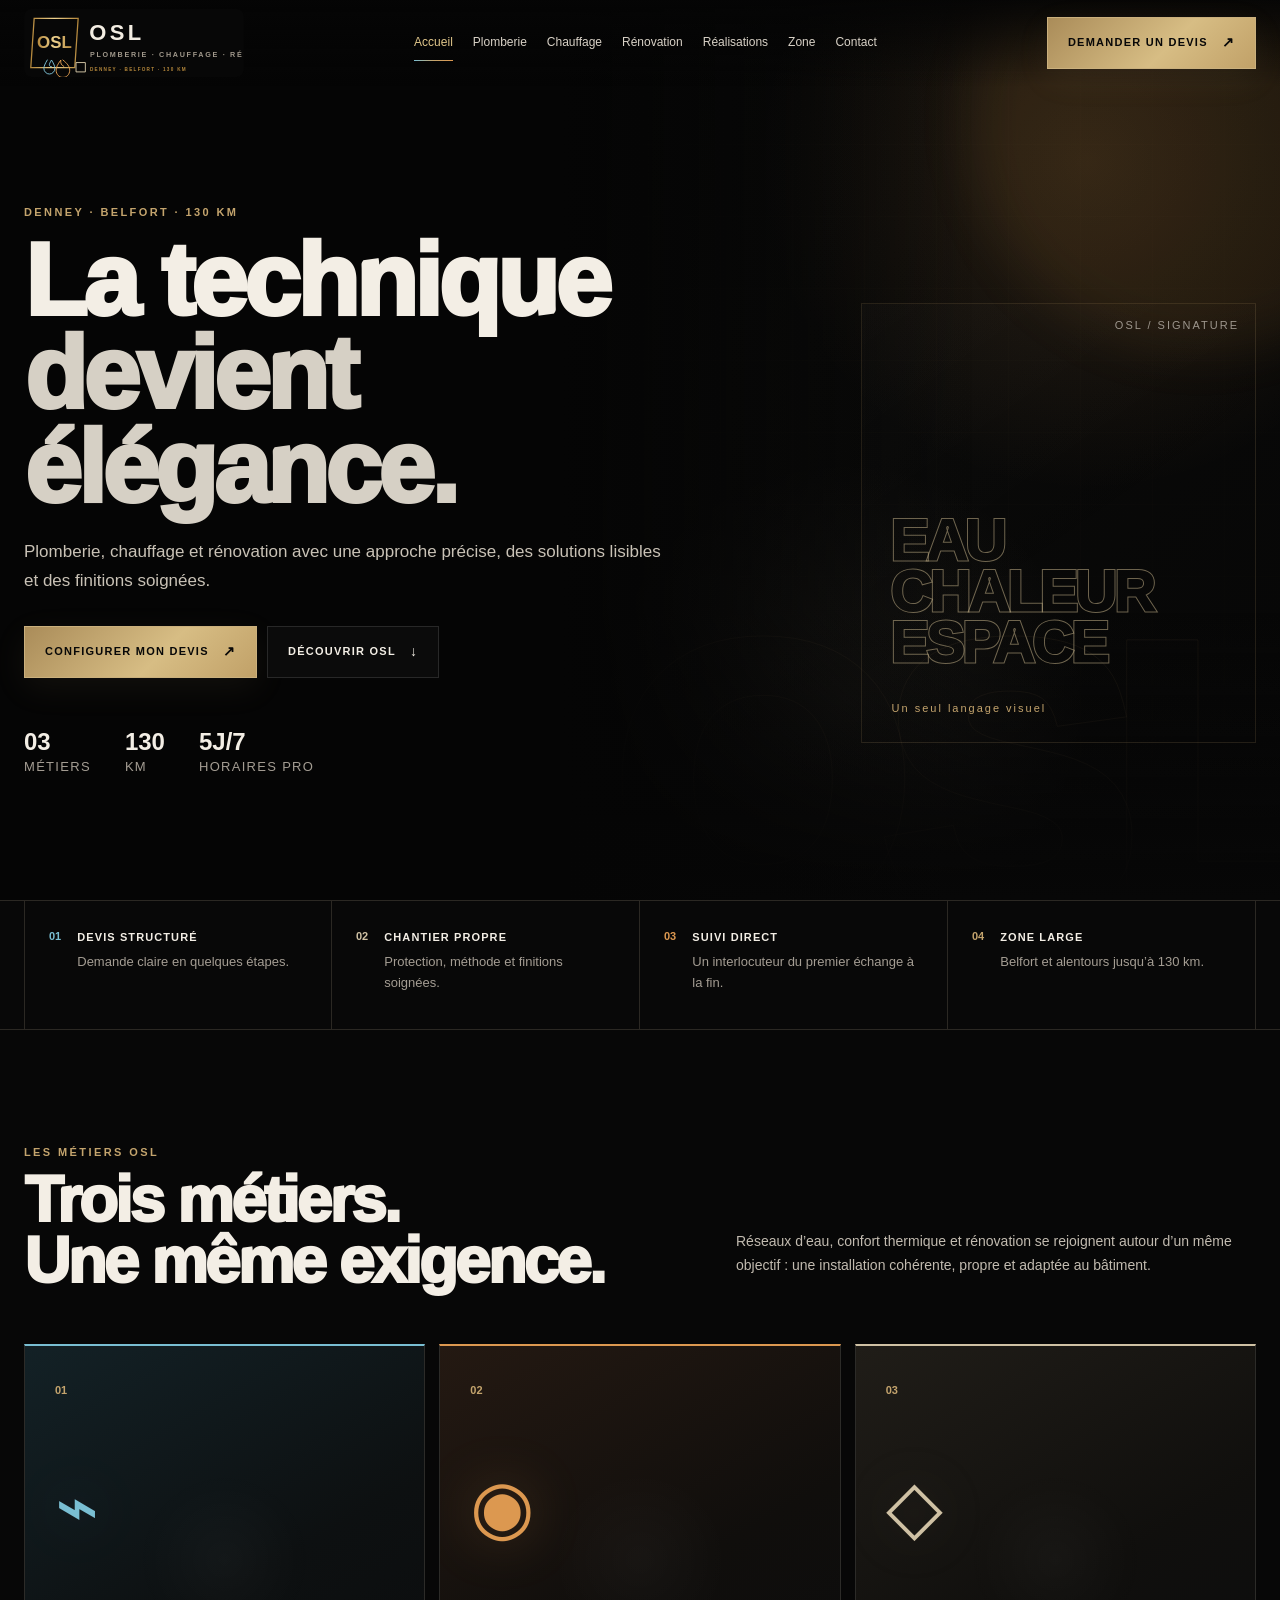
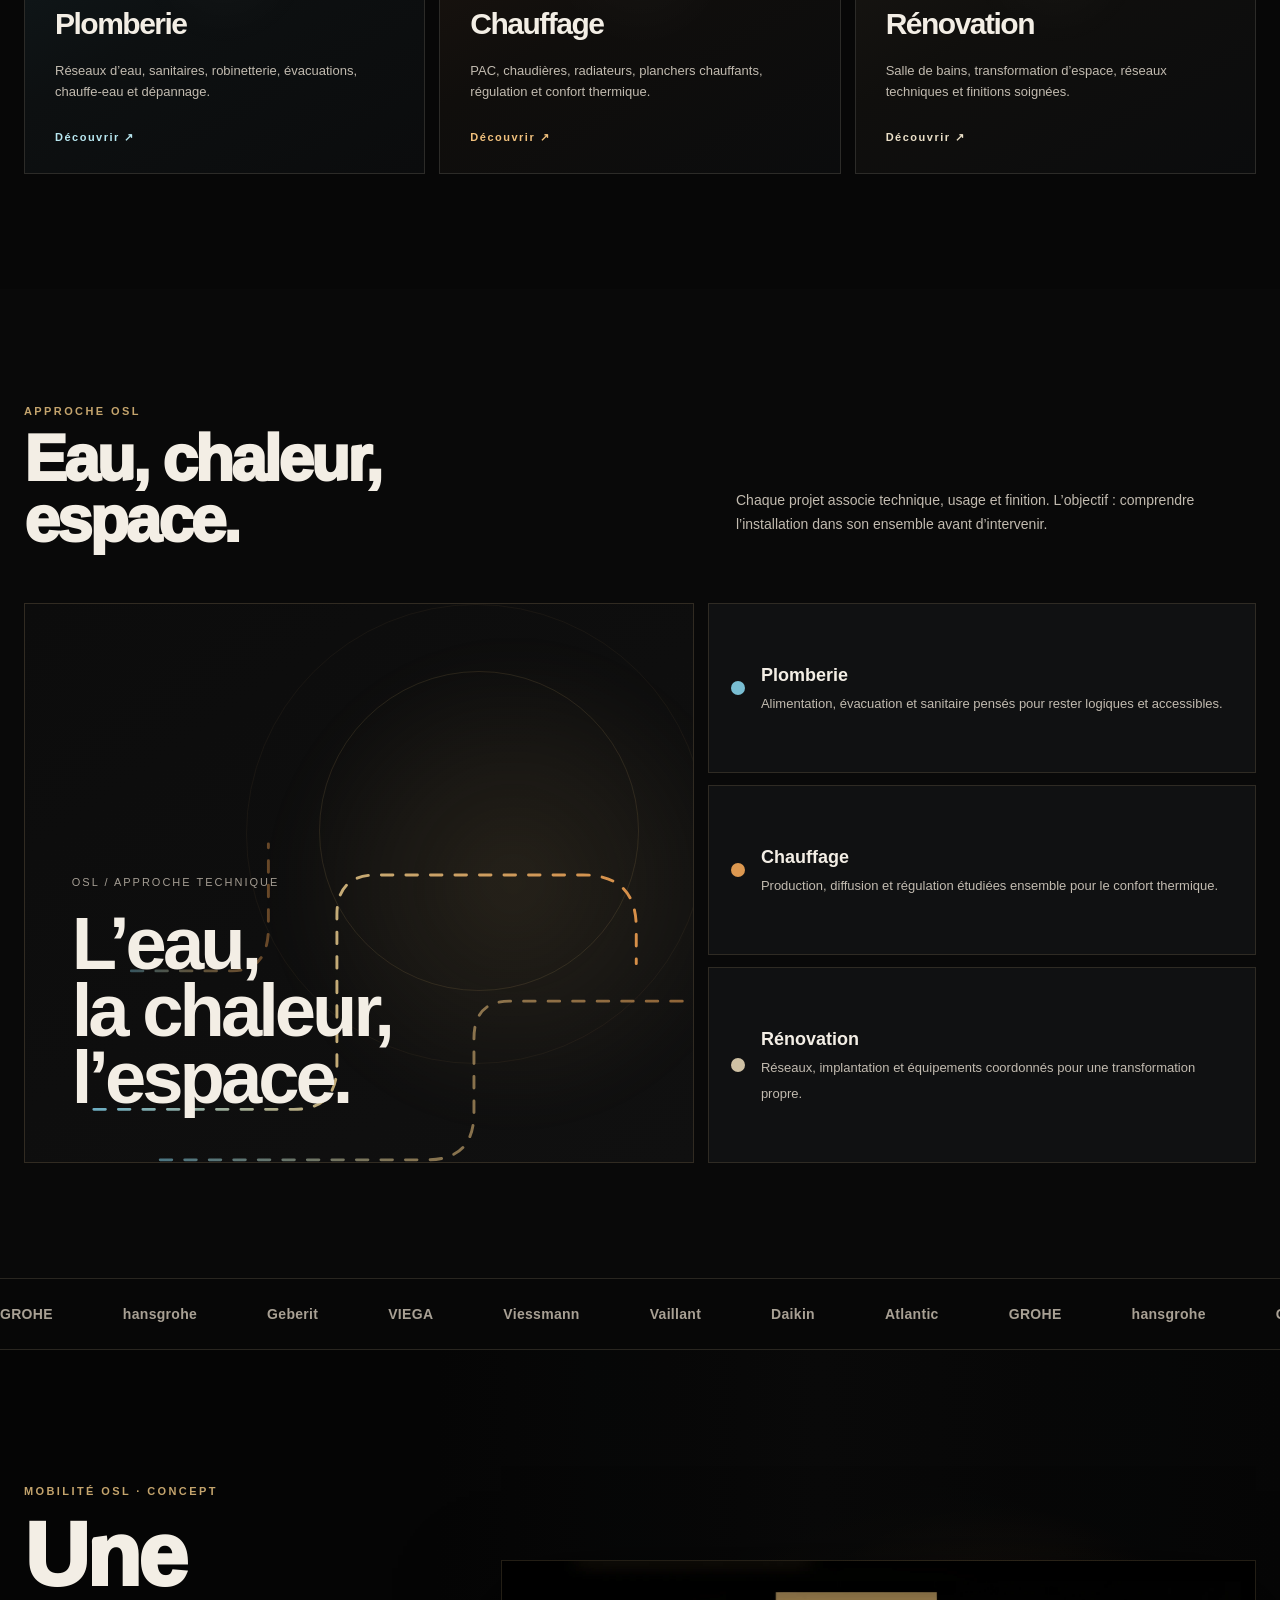
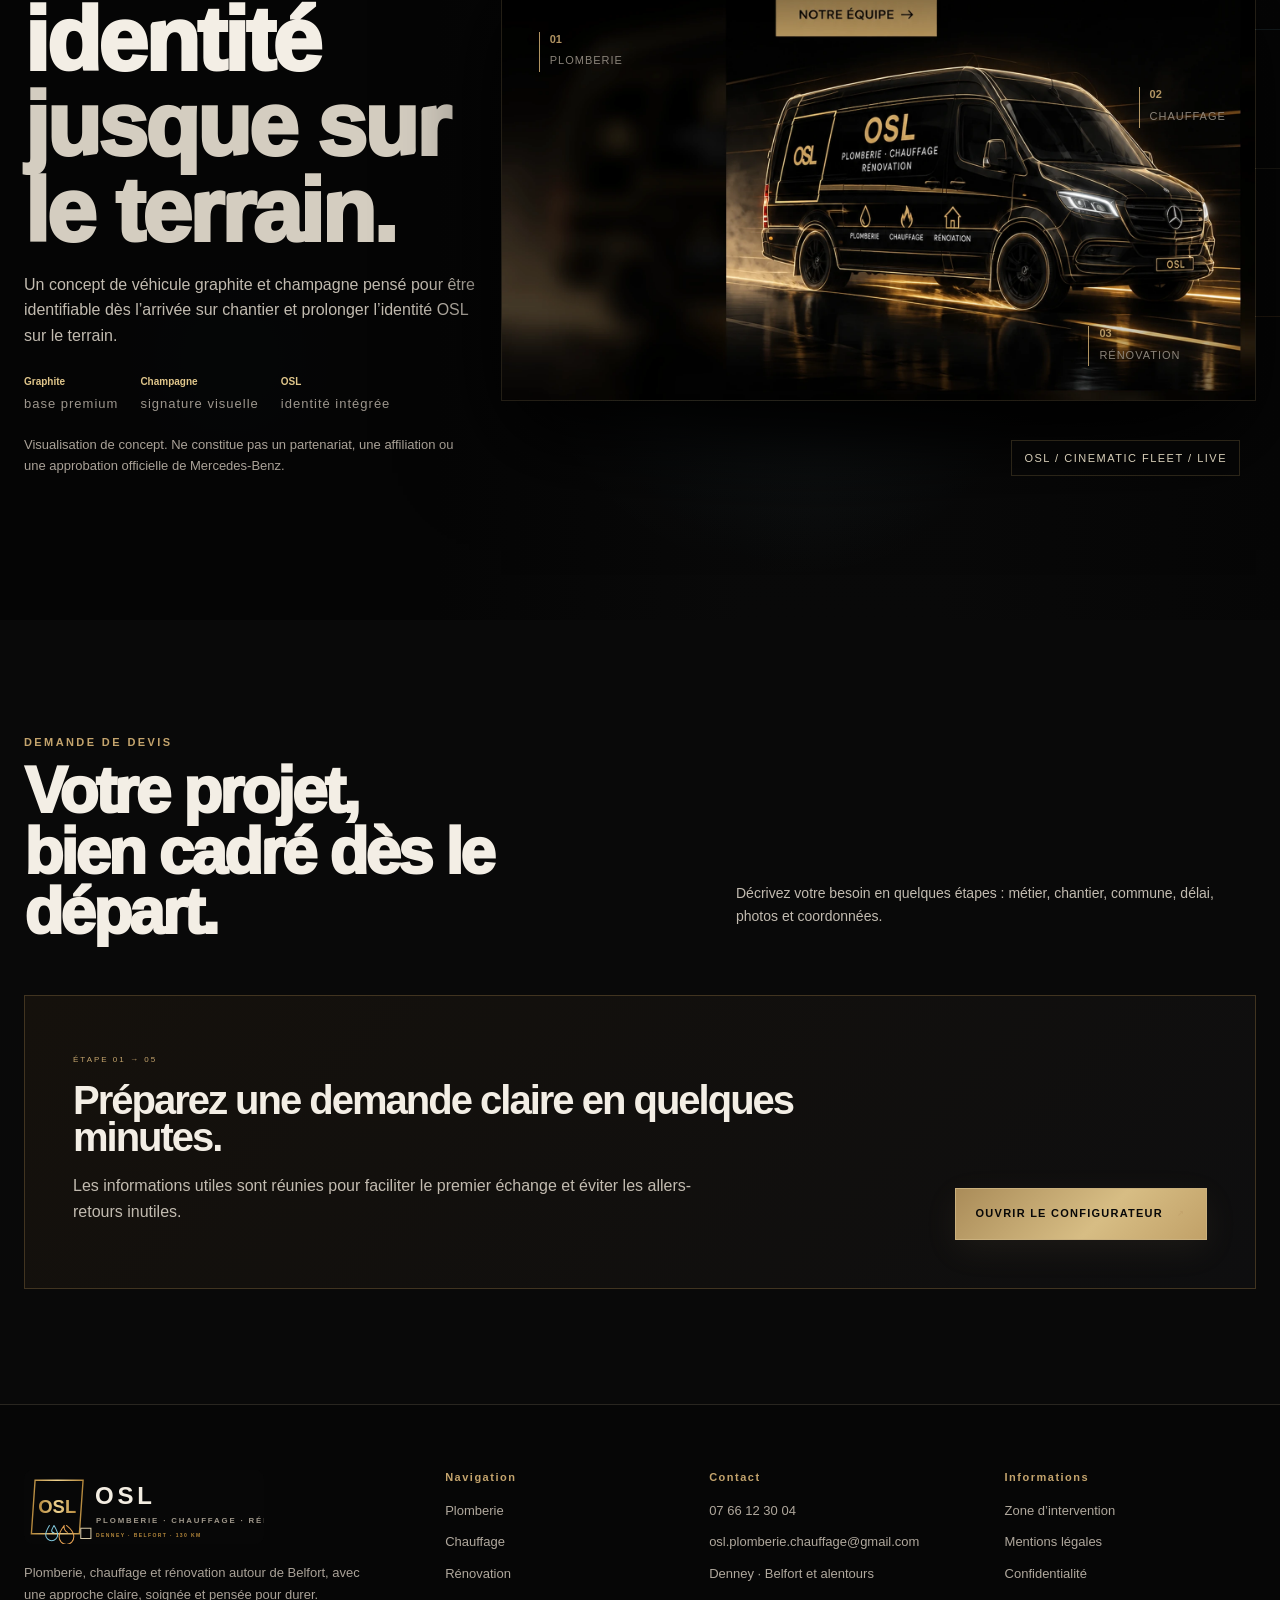
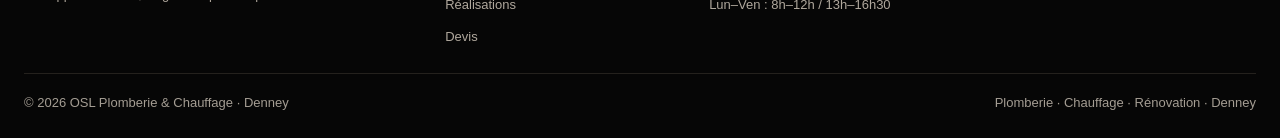
<file: index.html>
<!doctype html>
<html class="no-js" lang="fr">
<head>
<meta charset="utf-8">
<meta name="viewport" content="width=device-width,initial-scale=1,viewport-fit=cover">
<meta name="theme-color" content="#070707">
<script>document.documentElement.classList.replace('no-js','js')</script>
<title>OSL Plomberie & Chauffage — Denney, Belfort et alentours</title>
<meta name="description" content="OSL Plomberie & Chauffage à Denney : plomberie, chauffage et rénovation autour de Belfort. Découvrez un univers premium et demandez votre devis.">
<meta property="og:title" content="OSL Plomberie & Chauffage — Denney, Belfort et alentours">
<meta property="og:description" content="OSL Plomberie & Chauffage à Denney : plomberie, chauffage et rénovation autour de Belfort. Découvrez un univers premium et demandez votre devis.">
<meta property="og:type" content="website">
<link rel="canonical" href="https://osman615390-max.github.io/osl-site/">
<meta property="og:image" content="https://osman615390-max.github.io/osl-site/assets/og-cover.webp">
<link rel="icon" href="assets/favicon.svg" type="image/svg+xml">
<link rel="stylesheet" href="style.css?v=13">
<script type="application/ld+json">{"@context":"https://schema.org","@type":"HomeAndConstructionBusiness","name":"OSL Plomberie & Chauffage","email":"osl.plomberie.chauffage@gmail.com","telephone":"+33766123004","areaServed":"Belfort et alentours jusqu’à 130 km","address":{"@type":"PostalAddress","addressLocality":"Denney","addressCountry":"FR"},"openingHours":"Mo-Fr 08:00-12:00,13:00-16:30"}</script>
</head>
<body class="body-home">
<div class="site-loader" aria-hidden="true"><div class="loader-box"><strong>OSL</strong><i aria-hidden="true"></i><small>PLOMBERIE · CHAUFFAGE · RÉNOVATION</small></div></div>
<div class="scroll-progress" aria-hidden="true"></div>
<div class="cursor-glow" aria-hidden="true"></div>

<a class="skip-link" href="#main">Aller au contenu</a>
<nav class="nav" aria-label="Navigation principale">
  <div class="container nav-inner">
    <a class="brand" href="index.html" aria-label="Accueil OSL"><img src="assets/logo-osl-signature.svg" alt="Logo OSL" width="220" height="68"></a>
    <div class="nav-links" id="mainNavigation">
      <a href="index.html">Accueil</a>
      <a href="plomberie.html">Plomberie</a>
      <a href="chauffage.html">Chauffage</a>
      <a href="renovation.html">Rénovation</a>
      <a href="realisations.html">Réalisations</a>
      <a href="zones.html">Zone</a>
      <a href="contact.html">Contact</a>
    </div>
    <a class="nav-cta btn btn-gold magnet" href="devis.html">Demander un devis <span aria-hidden="true">↗</span></a>
    <button class="nav-toggle" aria-label="Ouvrir le menu" aria-expanded="false" aria-controls="mainNavigation"><span></span><span></span></button>
  </div>
</nav>


<main id="main">
<header class="hero hero-home">
  <div class="hero-grid-lines" aria-hidden="true"></div><div class="hero-aura hero-aqua" aria-hidden="true"></div><div class="hero-aura hero-amber" aria-hidden="true"></div><div class="hero-word" aria-hidden="true">OSL</div>
  <div class="container hero-layout">
    <div class="hero-copy reveal"><div class="eyebrow">DENNEY · BELFORT · 130 KM</div><h1>La technique<br><span>devient élégance.</span></h1><p>Plomberie, chauffage et rénovation avec une approche précise, des solutions lisibles et des finitions soignées.</p><div class="hero-actions"><a class="btn btn-gold magnet" href="devis.html">Configurer mon devis <span aria-hidden="true">↗</span></a><a class="btn magnet" href="#services">Découvrir OSL <span aria-hidden="true">↓</span></a></div><div class="hero-metrics"><span><b data-count="3">03</b><small>MÉTIERS</small></span><span><b data-count="130">130</b><small>KM</small></span><span><b>5J/7</b><small>HORAIRES PRO</small></span></div></div>
    <div class="hero-mark reveal"><div class="hero-mark-box"><span>OSL / SIGNATURE</span><strong>EAU<br>CHALEUR<br>ESPACE</strong><small>Un seul langage visuel</small></div></div>
  </div>
</header>
<section class="trust-strip"><div class="container trust-grid"><article><span>01</span><div><b>DEVIS STRUCTURÉ</b><small>Demande claire en quelques étapes.</small></div></article><article><span>02</span><div><b>CHANTIER PROPRE</b><small>Protection, méthode et finitions soignées.</small></div></article><article><span>03</span><div><b>SUIVI DIRECT</b><small>Un interlocuteur du premier échange à la fin.</small></div></article><article><span>04</span><div><b>ZONE LARGE</b><small>Belfort et alentours jusqu’à 130 km.</small></div></article></div></section>
<section id="services" class="services-home"><div class="container"><div class="section-head reveal"><div><div class="eyebrow">LES MÉTIERS OSL</div><h2>Trois métiers.<br>Une même exigence.</h2></div><p>Réseaux d’eau, confort thermique et rénovation se rejoignent autour d’un même objectif : une installation cohérente, propre et adaptée au bâtiment.</p></div><div class="service-cards"><a href="plomberie.html" class="service-home-card theme-water tilt reveal"><span>01</span><i aria-hidden="true">⌁</i><h3>Plomberie</h3><p>Réseaux d’eau, sanitaires, robinetterie, évacuations, chauffe-eau et dépannage.</p><b>Découvrir ↗</b></a><a href="chauffage.html" class="service-home-card theme-heat tilt reveal"><span>02</span><i aria-hidden="true">◉</i><h3>Chauffage</h3><p>PAC, chaudières, radiateurs, planchers chauffants, régulation et confort thermique.</p><b>Découvrir ↗</b></a><a href="renovation.html" class="service-home-card theme-stone tilt reveal"><span>03</span><i aria-hidden="true">◇</i><h3>Rénovation</h3><p>Salle de bains, transformation d’espace, réseaux techniques et finitions soignées.</p><b>Découvrir ↗</b></a></div></div></section>
<section class="immersive-story"><div class="container"><div class="section-head reveal"><div><div class="eyebrow">APPROCHE OSL</div><h2>Eau, chaleur,<br>espace.</h2></div><p>Chaque projet associe technique, usage et finition. L’objectif : comprendre l’installation dans son ensemble avant d’intervenir.</p></div><div class="story-shell reveal"><div class="story-stage" data-mode="water"><div class="story-ring ring-1"></div><div class="story-ring ring-2"></div><div class="story-glow" aria-hidden="true"></div><svg viewBox="0 0 1000 560" class="story-svg" aria-hidden="true"><defs><linearGradient id="pipeGold" x1="0" x2="1"><stop offset="0" stop-color="#6daec2"/><stop offset=".46" stop-color="#c6ab75"/><stop offset="1" stop-color="#d78f48"/></linearGradient></defs><path class="pipe p1" d="M58 440 H335 Q395 440 395 380 V170 Q395 115 450 115 H736 Q810 115 810 188 V238"/><path class="pipe p2" d="M150 510 H520 Q585 510 585 445 V342 Q585 290 634 290 H928"/><path class="pipe p3" d="M110 248 H250 Q300 248 300 188 V72"/></svg><div class="story-display"><small>OSL / APPROCHE TECHNIQUE</small><strong>L’eau,<br>la chaleur,<br>l’espace.</strong></div></div><div class="story-legend"><article class="reveal"><span class="dot water"></span><div><b>Plomberie</b><small>Alimentation, évacuation et sanitaire pensés pour rester logiques et accessibles.</small></div></article><article class="reveal"><span class="dot heat"></span><div><b>Chauffage</b><small>Production, diffusion et régulation étudiées ensemble pour le confort thermique.</small></div></article><article class="reveal"><span class="dot stone"></span><div><b>Rénovation</b><small>Réseaux, implantation et équipements coordonnés pour une transformation propre.</small></div></article></div></div></div></section>
<div class="brand-marquee"><div class="brand-track"><b>GROHE</b><b>hansgrohe</b><b>Geberit</b><b>VIEGA</b><b>Viessmann</b><b>Vaillant</b><b>Daikin</b><b>Atlantic</b><b>GROHE</b><b>hansgrohe</b><b>Geberit</b><b>VIEGA</b><b>Viessmann</b><b>Vaillant</b><b>Daikin</b><b>Atlantic</b></div></div>
<section class="vehicle-showcase" id="flotte"><div class="vehicle-bg" aria-hidden="true"></div><div class="vehicle-lines" aria-hidden="true"><i aria-hidden="true"></i><i aria-hidden="true"></i><i aria-hidden="true"></i></div><div class="container vehicle-layout"><div class="vehicle-copy reveal"><div class="eyebrow">MOBILITÉ OSL · CONCEPT</div><h2>Une identité<br><span>jusque sur le terrain.</span></h2><p>Un concept de véhicule graphite et champagne pensé pour être identifiable dès l’arrivée sur chantier et prolonger l’identité OSL sur le terrain.</p><div class="vehicle-facts"><span><b>Graphite</b><small>base premium</small></span><span><b>Champagne</b><small>signature visuelle</small></span><span><b>OSL</b><small>identité intégrée</small></span></div><small class="legal-note">Visualisation de concept. Ne constitue pas un partenariat, une affiliation ou une approbation officielle de Mercedes-Benz.</small></div><div class="vehicle-stage reveal" id="vehicleStage"><div class="vehicle-headlight" aria-hidden="true"></div><div class="vehicle-shadow" aria-hidden="true"></div><div class="vehicle-image-wrap"><picture><source media="(max-width:700px)" srcset="assets/sprinter-mobile.webp"><img src="assets/sprinter-pro.webp" alt="Concept visuel du véhicule OSL" width="1800" height="1050"></picture></div><div class="vehicle-hud hud-1"><b>01</b><span>PLOMBERIE</span></div><div class="vehicle-hud hud-2"><b>02</b><span>CHAUFFAGE</span></div><div class="vehicle-hud hud-3"><b>03</b><span>RÉNOVATION</span></div><div class="vehicle-caption">OSL / CINEMATIC FLEET / LIVE</div></div></div></section>
<section class="project-tease"><div class="container"><div class="section-head reveal"><div><div class="eyebrow">DEMANDE DE DEVIS</div><h2>Votre projet,<br>bien cadré dès le départ.</h2></div><p>Décrivez votre besoin en quelques étapes : métier, chantier, commune, délai, photos et coordonnées.</p></div><div class="config-panel reveal"><div><span>ÉTAPE 01 → 05</span><h3>Préparez une demande claire en quelques minutes.</h3><p>Les informations utiles sont réunies pour faciliter le premier échange et éviter les allers-retours inutiles.</p></div><a class="btn btn-gold magnet" href="devis.html">Ouvrir le configurateur <span aria-hidden="true">↗</span></a></div></div></section>
</main>

<footer class="site-footer">
  <div class="container footer-grid">
    <div class="footer-brand"><img src="assets/logo-osl-signature.svg" alt="Logo OSL" width="240" height="74"><p>Plomberie, chauffage et rénovation autour de Belfort, avec une approche claire, soignée et pensée pour durer.</p></div>
    <div><b>Navigation</b><a href="plomberie.html">Plomberie</a><a href="chauffage.html">Chauffage</a><a href="renovation.html">Rénovation</a><a href="realisations.html">Réalisations</a><a href="devis.html">Devis</a></div>
    <div><b>Contact</b><a href="tel:0766123004">07 66 12 30 04</a><a href="mailto:osl.plomberie.chauffage@gmail.com">osl.plomberie.chauffage@gmail.com</a><span>Denney · Belfort et alentours</span><span>Lun–Ven : 8h–12h / 13h–16h30</span></div>
    <div><b>Informations</b><a href="zones.html">Zone d’intervention</a><a href="mentions-legales.html">Mentions légales</a><a href="confidentialite.html">Confidentialité</a></div>
  </div>
  <div class="container footer-bottom"><span>© 2026 OSL Plomberie & Chauffage · Denney</span><span>Plomberie · Chauffage · Rénovation · Denney</span></div>
</footer>
<div class="mobile-actions" aria-label="Actions rapides"><a class="mobile-call" href="tel:0766123004">Appeler <span aria-hidden="true">↗</span></a><a class="mobile-quote" href="devis.html">Devis <span aria-hidden="true">↗</span></a></div>
<script src="script.js?v=13"></script>

</body>
</html>
</file>
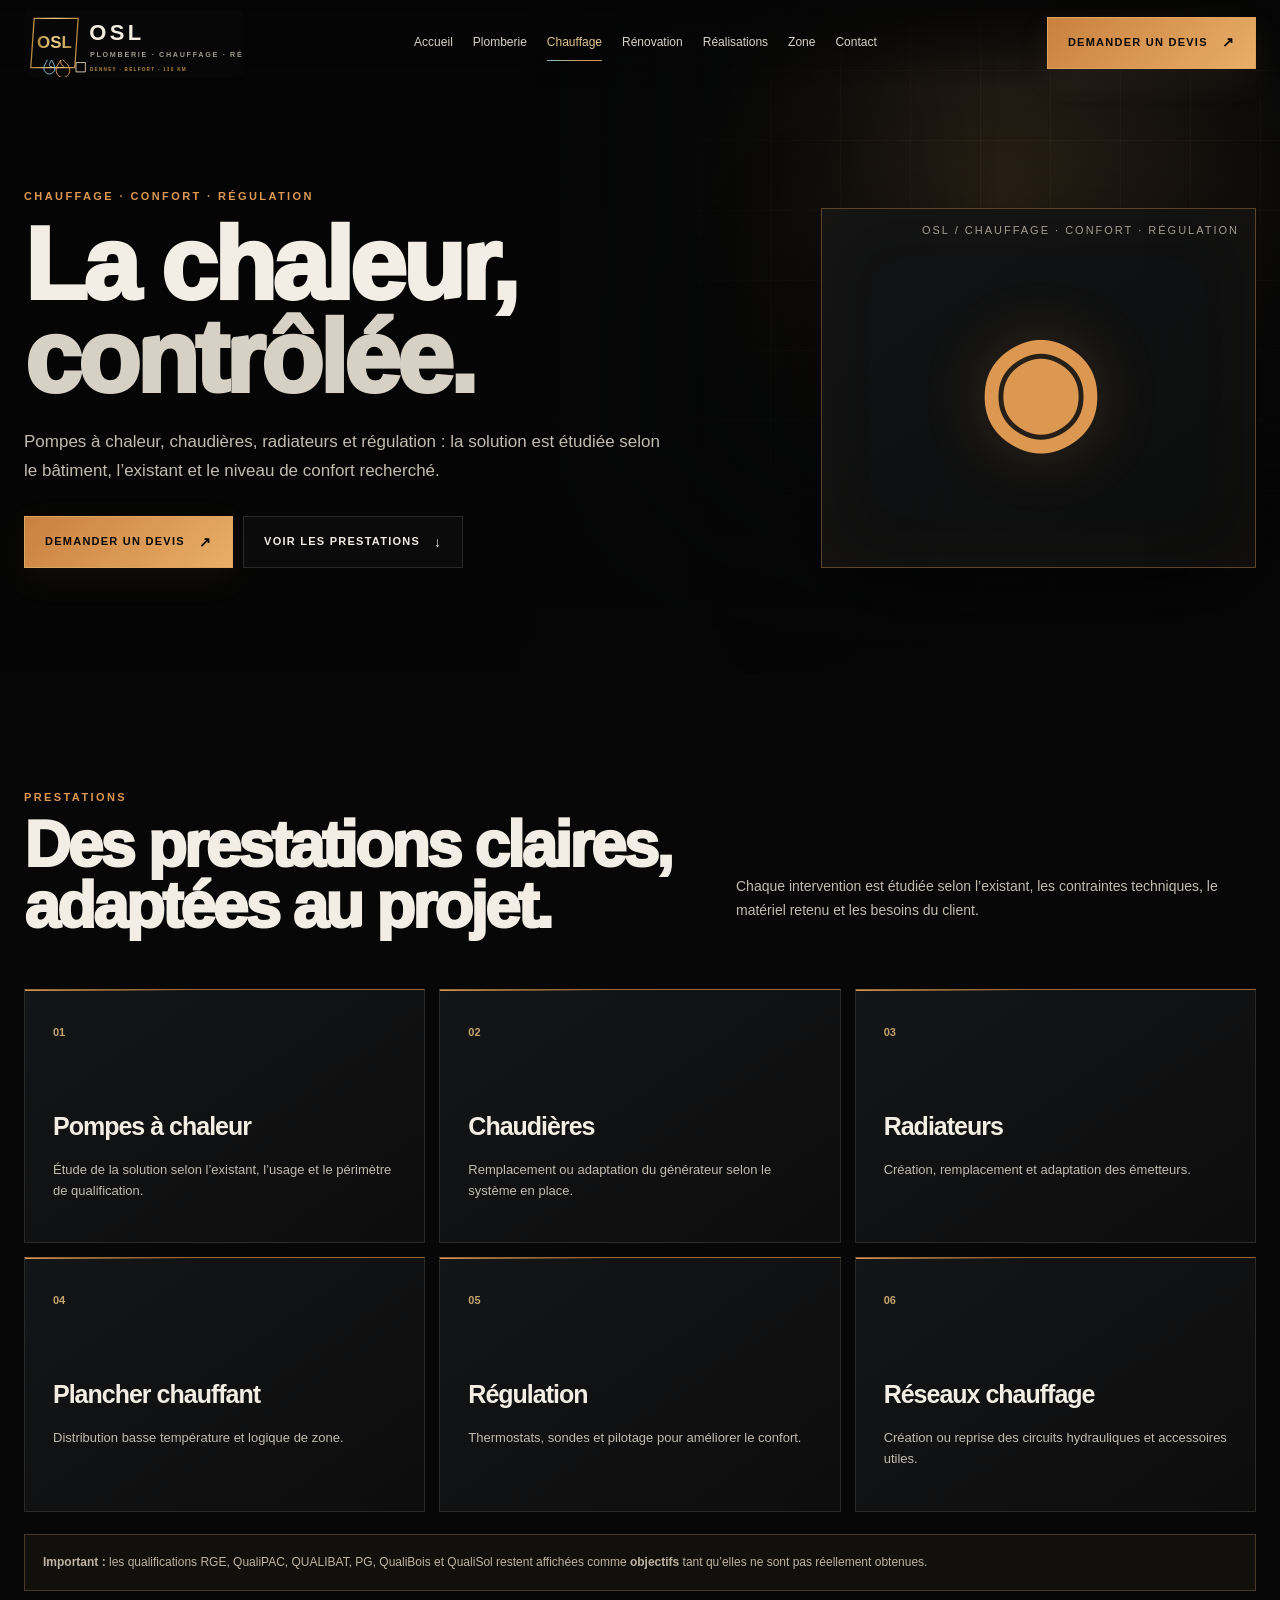
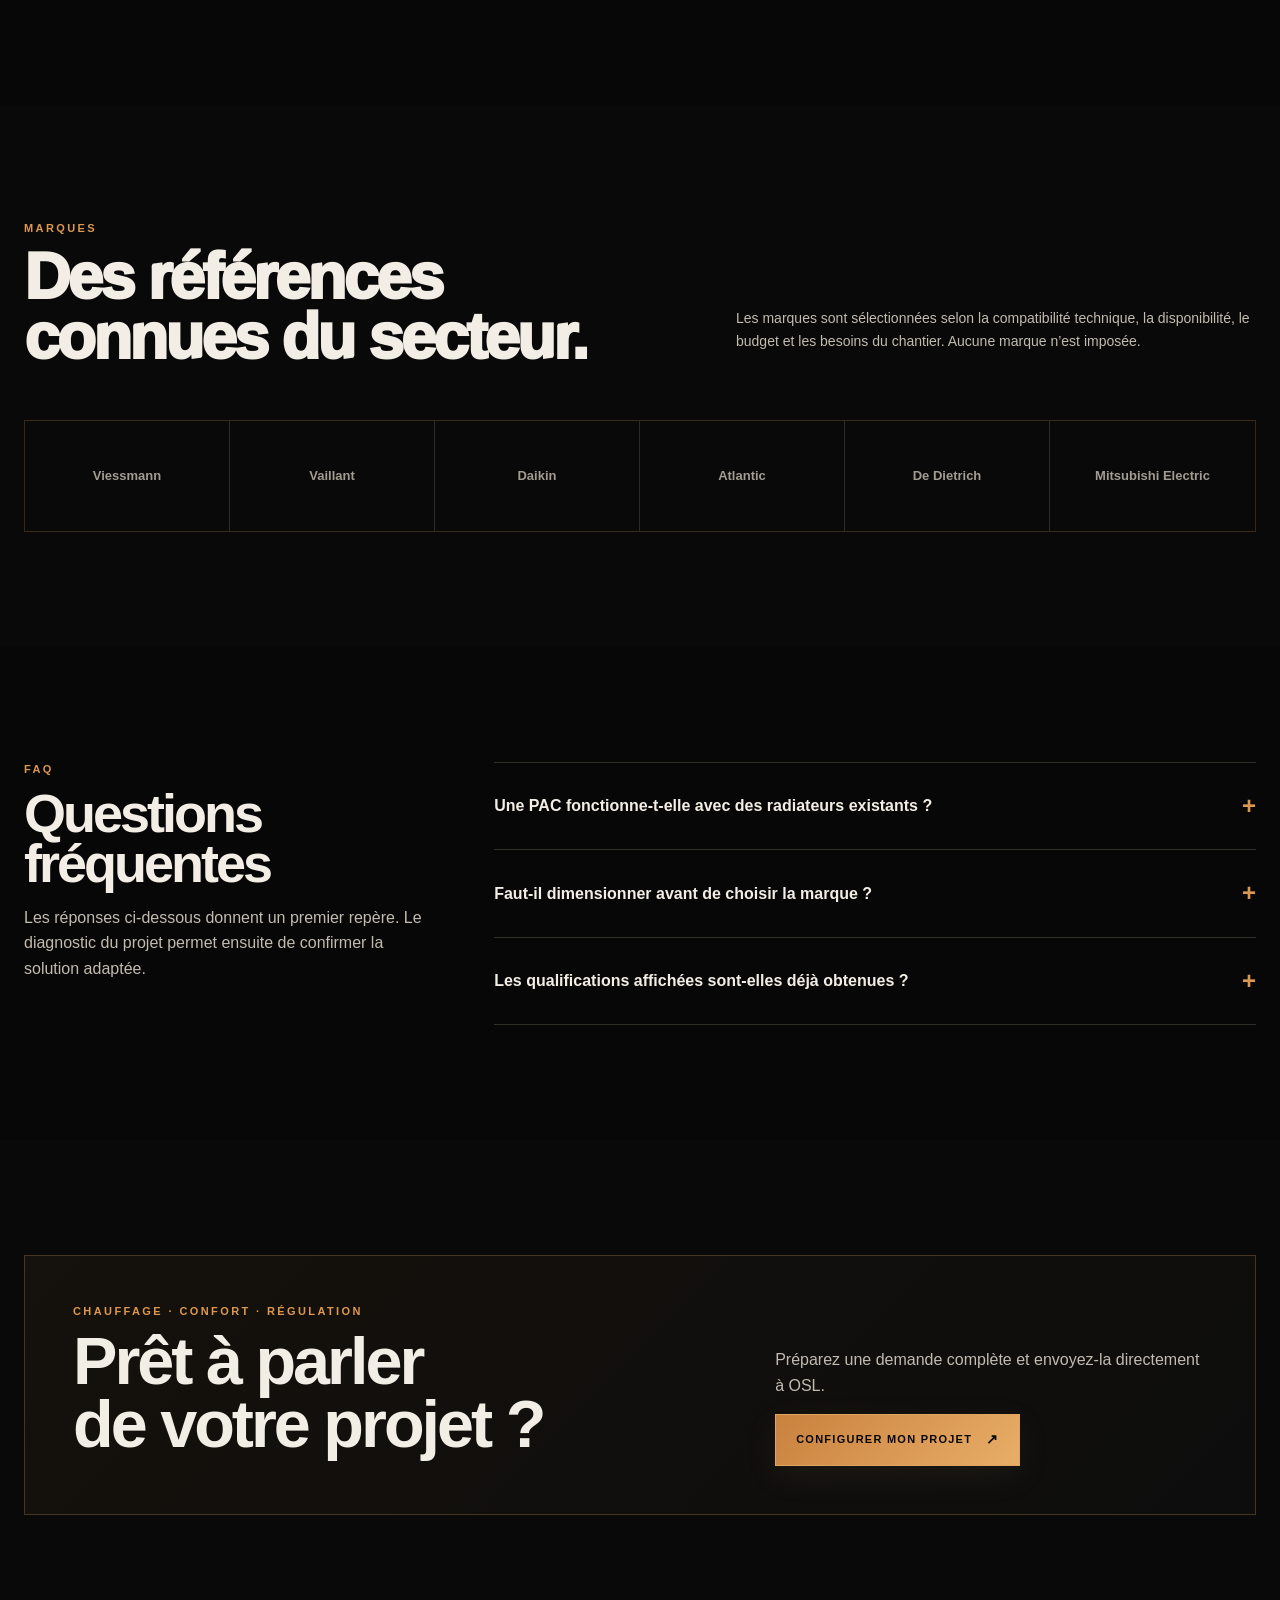
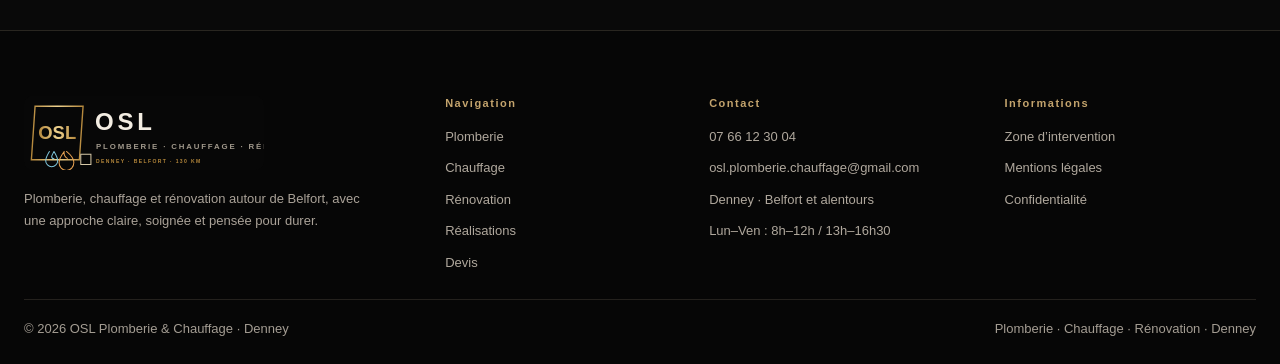
<file: chauffage.html>
<!doctype html>
<html class="no-js" lang="fr">
<head>
<meta charset="utf-8">
<meta name="viewport" content="width=device-width,initial-scale=1,viewport-fit=cover">
<meta name="theme-color" content="#070707">
<script>document.documentElement.classList.replace('no-js','js')</script>
<title>Chauffage & PAC à Belfort — OSL</title>
<meta name="description" content="OSL Chauffage à Denney et autour de Belfort : pompes à chaleur, chaudières, radiateurs, planchers chauffants et régulation.">
<meta property="og:title" content="Chauffage & PAC à Belfort — OSL">
<meta property="og:description" content="OSL Chauffage à Denney et autour de Belfort : pompes à chaleur, chaudières, radiateurs, planchers chauffants et régulation.">
<meta property="og:type" content="website">
<link rel="canonical" href="https://osman615390-max.github.io/osl-site/chauffage.html">
<meta property="og:image" content="https://osman615390-max.github.io/osl-site/assets/og-cover.webp">
<link rel="icon" href="assets/favicon.svg" type="image/svg+xml">
<link rel="stylesheet" href="style.css?v=13">

</head>
<body class="body-heat">
<div class="site-loader" aria-hidden="true"><div class="loader-box"><strong>OSL</strong><i aria-hidden="true"></i><small>PLOMBERIE · CHAUFFAGE · RÉNOVATION</small></div></div>
<div class="scroll-progress" aria-hidden="true"></div>
<div class="cursor-glow" aria-hidden="true"></div>

<a class="skip-link" href="#main">Aller au contenu</a>
<nav class="nav" aria-label="Navigation principale">
  <div class="container nav-inner">
    <a class="brand" href="index.html" aria-label="Accueil OSL"><img src="assets/logo-osl-signature.svg" alt="Logo OSL" width="220" height="68"></a>
    <div class="nav-links" id="mainNavigation">
      <a href="index.html">Accueil</a>
      <a href="plomberie.html">Plomberie</a>
      <a href="chauffage.html">Chauffage</a>
      <a href="renovation.html">Rénovation</a>
      <a href="realisations.html">Réalisations</a>
      <a href="zones.html">Zone</a>
      <a href="contact.html">Contact</a>
    </div>
    <a class="nav-cta btn btn-gold magnet" href="devis.html">Demander un devis <span aria-hidden="true">↗</span></a>
    <button class="nav-toggle" aria-label="Ouvrir le menu" aria-expanded="false" aria-controls="mainNavigation"><span></span><span></span></button>
  </div>
</nav>

<main id="main"><header class="page-hero theme-heat"><div class="page-grid" aria-hidden="true"></div><div class="container page-layout"><div class="reveal"><div class="eyebrow">CHAUFFAGE · CONFORT · RÉGULATION</div><h1>La chaleur,<br><span>contrôlée.</span></h1><p>Pompes à chaleur, chaudières, radiateurs et régulation : la solution est étudiée selon le bâtiment, l’existant et le niveau de confort recherché.</p><div class="hero-actions"><a class="btn btn-gold magnet" href="devis.html?service=chauffage">Demander un devis <span aria-hidden="true">↗</span></a><a class="btn magnet" href="#prestations">Voir les prestations <span aria-hidden="true">↓</span></a></div></div><div class="page-visual reveal"><i aria-hidden="true">◉</i><small>OSL / CHAUFFAGE · CONFORT · RÉGULATION</small></div></div></header><section id="prestations"><div class="container"><div class="section-head reveal"><div><div class="eyebrow">PRESTATIONS</div><h2>Des prestations claires,<br>adaptées au projet.</h2></div><p>Chaque intervention est étudiée selon l’existant, les contraintes techniques, le matériel retenu et les besoins du client.</p></div><div class="service-grid"><article class="service-card reveal"><span>01</span><h3>Pompes à chaleur</h3><p>Étude de la solution selon l’existant, l’usage et le périmètre de qualification.</p></article><article class="service-card reveal"><span>02</span><h3>Chaudières</h3><p>Remplacement ou adaptation du générateur selon le système en place.</p></article><article class="service-card reveal"><span>03</span><h3>Radiateurs</h3><p>Création, remplacement et adaptation des émetteurs.</p></article><article class="service-card reveal"><span>04</span><h3>Plancher chauffant</h3><p>Distribution basse température et logique de zone.</p></article><article class="service-card reveal"><span>05</span><h3>Régulation</h3><p>Thermostats, sondes et pilotage pour améliorer le confort.</p></article><article class="service-card reveal"><span>06</span><h3>Réseaux chauffage</h3><p>Création ou reprise des circuits hydrauliques et accessoires utiles.</p></article></div><div class="page-note reveal"><strong>Important :</strong> les qualifications RGE, QualiPAC, QUALIBAT, PG, QualiBois et QualiSol restent affichées comme <strong>objectifs</strong> tant qu’elles ne sont pas réellement obtenues.</div></div></section><section class="brands-section"><div class="container"><div class="section-head reveal"><div><div class="eyebrow">MARQUES</div><h2>Des références<br>connues du secteur.</h2></div><p>Les marques sont sélectionnées selon la compatibilité technique, la disponibilité, le budget et les besoins du chantier. Aucune marque n’est imposée.</p></div><div class="brands-wall reveal"><b>Viessmann</b><b>Vaillant</b><b>Daikin</b><b>Atlantic</b><b>De Dietrich</b><b>Mitsubishi Electric</b></div></div></section><section class="faq-section"><div class="container faq-layout"><div class="reveal"><div class="eyebrow">FAQ</div><h2>Questions fréquentes</h2><p>Les réponses ci-dessous donnent un premier repère. Le diagnostic du projet permet ensuite de confirmer la solution adaptée.</p></div><div><details class="faq-item reveal"><summary>Une PAC fonctionne-t-elle avec des radiateurs existants ?<span>+</span></summary><p>Parfois oui, mais cela doit être vérifié selon le type d’émetteurs et le régime d’eau.</p></details><details class="faq-item reveal"><summary>Faut-il dimensionner avant de choisir la marque ?<span>+</span></summary><p>Oui. Le bon dimensionnement prime sur le choix de la marque.</p></details><details class="faq-item reveal"><summary>Les qualifications affichées sont-elles déjà obtenues ?<span>+</span></summary><p>Non. Sur ce site, elles sont explicitement présentées comme des objectifs à obtenir.</p></details></div></div></section><section class="final-cta"><div class="container cta-panel reveal"><div><div class="eyebrow">CHAUFFAGE · CONFORT · RÉGULATION</div><h2>Prêt à parler<br>de votre projet ?</h2></div><div><p>Préparez une demande complète et envoyez-la directement à OSL.</p><a class="btn btn-gold magnet" href="devis.html?service=chauffage">Configurer mon projet <span aria-hidden="true">↗</span></a></div></div></section></main>
<footer class="site-footer">
  <div class="container footer-grid">
    <div class="footer-brand"><img src="assets/logo-osl-signature.svg" alt="Logo OSL" width="240" height="74"><p>Plomberie, chauffage et rénovation autour de Belfort, avec une approche claire, soignée et pensée pour durer.</p></div>
    <div><b>Navigation</b><a href="plomberie.html">Plomberie</a><a href="chauffage.html">Chauffage</a><a href="renovation.html">Rénovation</a><a href="realisations.html">Réalisations</a><a href="devis.html">Devis</a></div>
    <div><b>Contact</b><a href="tel:0766123004">07 66 12 30 04</a><a href="mailto:osl.plomberie.chauffage@gmail.com">osl.plomberie.chauffage@gmail.com</a><span>Denney · Belfort et alentours</span><span>Lun–Ven : 8h–12h / 13h–16h30</span></div>
    <div><b>Informations</b><a href="zones.html">Zone d’intervention</a><a href="mentions-legales.html">Mentions légales</a><a href="confidentialite.html">Confidentialité</a></div>
  </div>
  <div class="container footer-bottom"><span>© 2026 OSL Plomberie & Chauffage · Denney</span><span>Plomberie · Chauffage · Rénovation · Denney</span></div>
</footer>
<div class="mobile-actions" aria-label="Actions rapides"><a class="mobile-call" href="tel:0766123004">Appeler <span aria-hidden="true">↗</span></a><a class="mobile-quote" href="devis.html">Devis <span aria-hidden="true">↗</span></a></div>
<script src="script.js?v=13"></script>

</body>
</html>
</file>
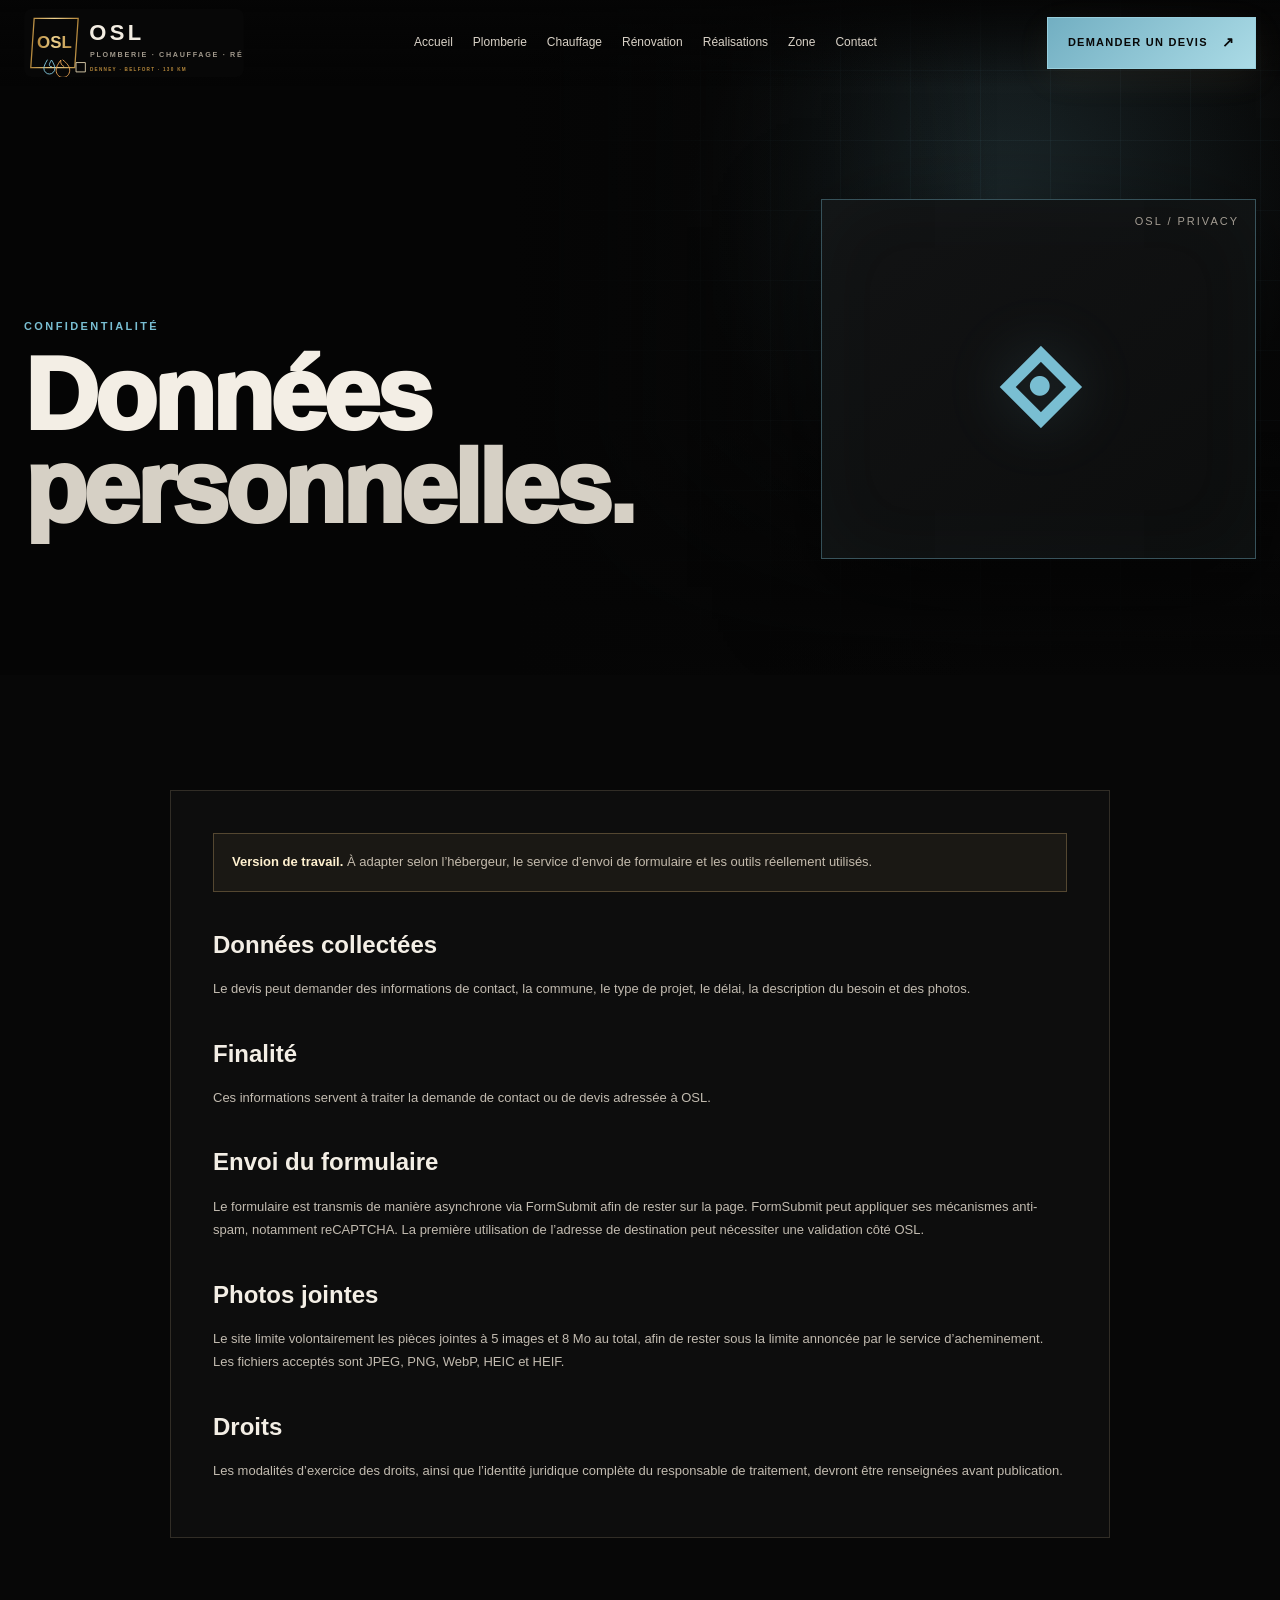
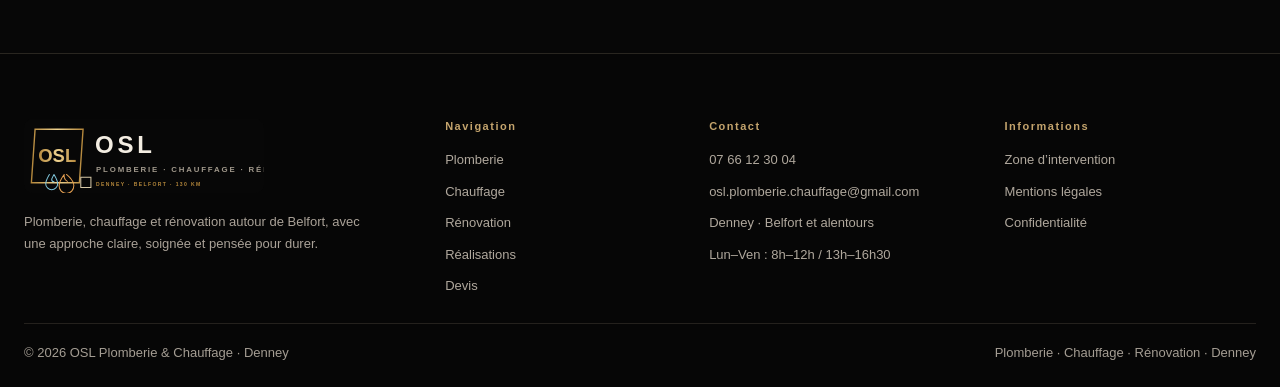
<file: confidentialite.html>
<!doctype html>
<html class="no-js" lang="fr">
<head>
<meta charset="utf-8">
<meta name="viewport" content="width=device-width,initial-scale=1,viewport-fit=cover">
<meta name="theme-color" content="#070707">
<script>document.documentElement.classList.replace('no-js','js')</script>
<title>Politique de confidentialité — OSL Plomberie & Chauffage</title>
<meta name="description" content="Politique de confidentialité OSL Plomberie & Chauffage : données du formulaire de devis, finalités, pièces jointes, service d’envoi et droits des utilisateurs.">
<meta property="og:title" content="Politique de confidentialité — OSL Plomberie & Chauffage">
<meta property="og:description" content="Politique de confidentialité OSL Plomberie & Chauffage : données du formulaire de devis, finalités, pièces jointes, service d’envoi et droits des utilisateurs.">
<meta property="og:type" content="website">
<link rel="canonical" href="https://osman615390-max.github.io/osl-site/confidentialite.html">
<meta property="og:image" content="https://osman615390-max.github.io/osl-site/assets/og-cover.webp">
<link rel="icon" href="assets/favicon.svg" type="image/svg+xml">
<link rel="stylesheet" href="style.css?v=13">

</head>
<body class="body-water body-legal">
<div class="site-loader" aria-hidden="true"><div class="loader-box"><strong>OSL</strong><i aria-hidden="true"></i><small>PLOMBERIE · CHAUFFAGE · RÉNOVATION</small></div></div>
<div class="scroll-progress" aria-hidden="true"></div>
<div class="cursor-glow" aria-hidden="true"></div>

<a class="skip-link" href="#main">Aller au contenu</a>
<nav class="nav" aria-label="Navigation principale">
  <div class="container nav-inner">
    <a class="brand" href="index.html" aria-label="Accueil OSL"><img src="assets/logo-osl-signature.svg" alt="Logo OSL" width="220" height="68"></a>
    <div class="nav-links" id="mainNavigation">
      <a href="index.html">Accueil</a>
      <a href="plomberie.html">Plomberie</a>
      <a href="chauffage.html">Chauffage</a>
      <a href="renovation.html">Rénovation</a>
      <a href="realisations.html">Réalisations</a>
      <a href="zones.html">Zone</a>
      <a href="contact.html">Contact</a>
    </div>
    <a class="nav-cta btn btn-gold magnet" href="devis.html">Demander un devis <span aria-hidden="true">↗</span></a>
    <button class="nav-toggle" aria-label="Ouvrir le menu" aria-expanded="false" aria-controls="mainNavigation"><span></span><span></span></button>
  </div>
</nav>

<main id="main"><header class="page-hero theme-water"><div class="page-grid" aria-hidden="true"></div><div class="container page-layout"><div class="reveal"><div class="eyebrow">CONFIDENTIALITÉ</div><h1>Données<br><span>personnelles.</span></h1></div><div class="page-visual reveal"><i aria-hidden="true">⟐</i><small>OSL / PRIVACY</small></div></div></header><section><div class="container legal-card reveal"><div class="notice"><strong>Version de travail.</strong> À adapter selon l’hébergeur, le service d’envoi de formulaire et les outils réellement utilisés.</div><h2>Données collectées</h2><p>Le devis peut demander des informations de contact, la commune, le type de projet, le délai, la description du besoin et des photos.</p><h2>Finalité</h2><p>Ces informations servent à traiter la demande de contact ou de devis adressée à OSL.</p><h2>Envoi du formulaire</h2><p>Le formulaire est transmis de manière asynchrone via FormSubmit afin de rester sur la page. FormSubmit peut appliquer ses mécanismes anti-spam, notamment reCAPTCHA. La première utilisation de l’adresse de destination peut nécessiter une validation côté OSL.</p><h2>Photos jointes</h2><p>Le site limite volontairement les pièces jointes à 5 images et 8 Mo au total, afin de rester sous la limite annoncée par le service d’acheminement. Les fichiers acceptés sont JPEG, PNG, WebP, HEIC et HEIF.</p><h2>Droits</h2><p>Les modalités d’exercice des droits, ainsi que l’identité juridique complète du responsable de traitement, devront être renseignées avant publication.</p></div></section></main>
<footer class="site-footer">
  <div class="container footer-grid">
    <div class="footer-brand"><img src="assets/logo-osl-signature.svg" alt="Logo OSL" width="240" height="74"><p>Plomberie, chauffage et rénovation autour de Belfort, avec une approche claire, soignée et pensée pour durer.</p></div>
    <div><b>Navigation</b><a href="plomberie.html">Plomberie</a><a href="chauffage.html">Chauffage</a><a href="renovation.html">Rénovation</a><a href="realisations.html">Réalisations</a><a href="devis.html">Devis</a></div>
    <div><b>Contact</b><a href="tel:0766123004">07 66 12 30 04</a><a href="mailto:osl.plomberie.chauffage@gmail.com">osl.plomberie.chauffage@gmail.com</a><span>Denney · Belfort et alentours</span><span>Lun–Ven : 8h–12h / 13h–16h30</span></div>
    <div><b>Informations</b><a href="zones.html">Zone d’intervention</a><a href="mentions-legales.html">Mentions légales</a><a href="confidentialite.html">Confidentialité</a></div>
  </div>
  <div class="container footer-bottom"><span>© 2026 OSL Plomberie & Chauffage · Denney</span><span>Plomberie · Chauffage · Rénovation · Denney</span></div>
</footer>
<div class="mobile-actions" aria-label="Actions rapides"><a class="mobile-call" href="tel:0766123004">Appeler <span aria-hidden="true">↗</span></a><a class="mobile-quote" href="devis.html">Devis <span aria-hidden="true">↗</span></a></div>
<script src="script.js?v=13"></script>

</body>
</html>
</file>
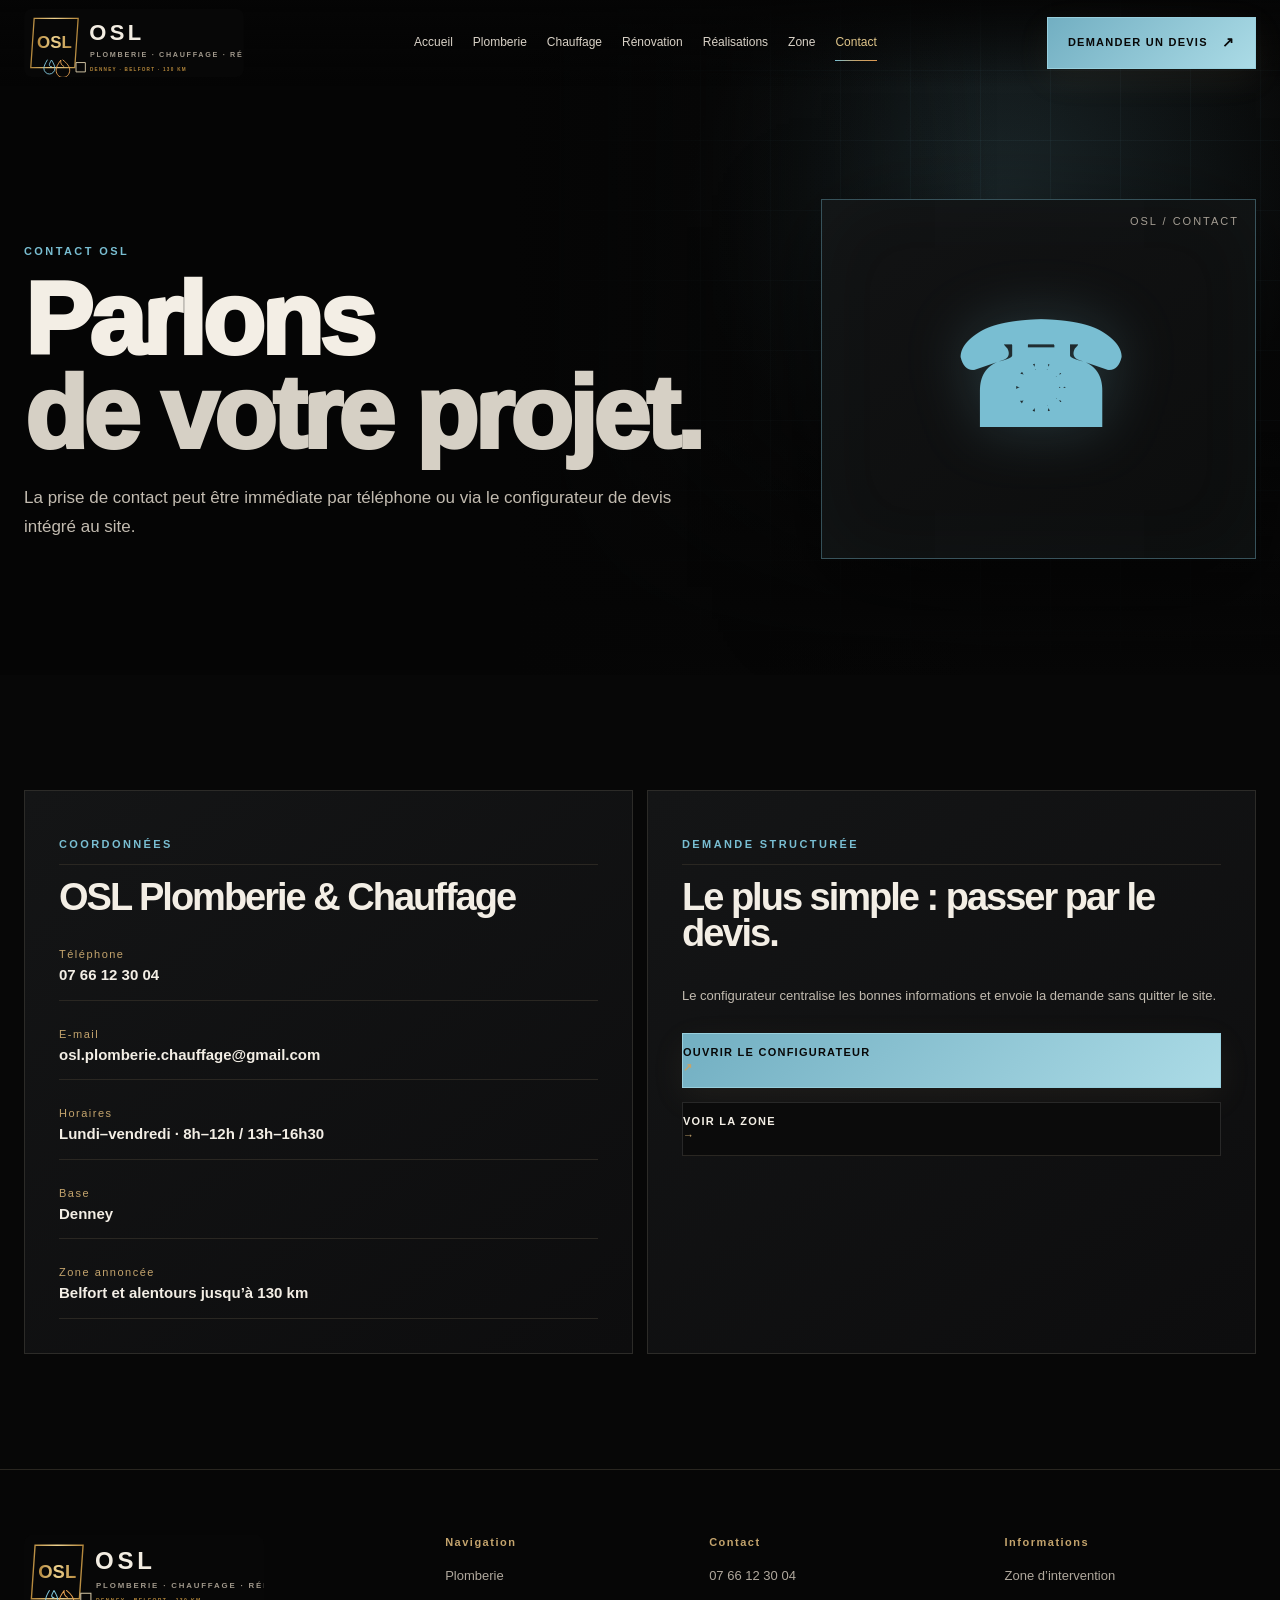
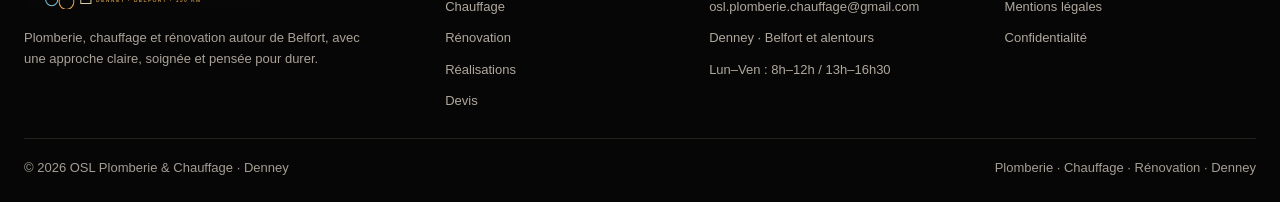
<file: contact.html>
<!doctype html>
<html class="no-js" lang="fr">
<head>
<meta charset="utf-8">
<meta name="viewport" content="width=device-width,initial-scale=1,viewport-fit=cover">
<meta name="theme-color" content="#070707">
<script>document.documentElement.classList.replace('no-js','js')</script>
<title>Contact OSL Plomberie & Chauffage — Denney</title>
<meta name="description" content="Contactez OSL Plomberie & Chauffage : téléphone, e-mail, horaires, base à Denney et accès direct au devis.">
<meta property="og:title" content="Contact OSL Plomberie & Chauffage — Denney">
<meta property="og:description" content="Contactez OSL Plomberie & Chauffage : téléphone, e-mail, horaires, base à Denney et accès direct au devis.">
<meta property="og:type" content="website">
<link rel="canonical" href="https://osman615390-max.github.io/osl-site/contact.html">
<meta property="og:image" content="https://osman615390-max.github.io/osl-site/assets/og-cover.webp">
<link rel="icon" href="assets/favicon.svg" type="image/svg+xml">
<link rel="stylesheet" href="style.css?v=13">

</head>
<body class="body-water">
<div class="site-loader" aria-hidden="true"><div class="loader-box"><strong>OSL</strong><i aria-hidden="true"></i><small>PLOMBERIE · CHAUFFAGE · RÉNOVATION</small></div></div>
<div class="scroll-progress" aria-hidden="true"></div>
<div class="cursor-glow" aria-hidden="true"></div>

<a class="skip-link" href="#main">Aller au contenu</a>
<nav class="nav" aria-label="Navigation principale">
  <div class="container nav-inner">
    <a class="brand" href="index.html" aria-label="Accueil OSL"><img src="assets/logo-osl-signature.svg" alt="Logo OSL" width="220" height="68"></a>
    <div class="nav-links" id="mainNavigation">
      <a href="index.html">Accueil</a>
      <a href="plomberie.html">Plomberie</a>
      <a href="chauffage.html">Chauffage</a>
      <a href="renovation.html">Rénovation</a>
      <a href="realisations.html">Réalisations</a>
      <a href="zones.html">Zone</a>
      <a href="contact.html">Contact</a>
    </div>
    <a class="nav-cta btn btn-gold magnet" href="devis.html">Demander un devis <span aria-hidden="true">↗</span></a>
    <button class="nav-toggle" aria-label="Ouvrir le menu" aria-expanded="false" aria-controls="mainNavigation"><span></span><span></span></button>
  </div>
</nav>

<main id="main"><header class="page-hero theme-water"><div class="page-grid" aria-hidden="true"></div><div class="container page-layout"><div class="reveal"><div class="eyebrow">CONTACT OSL</div><h1>Parlons<br><span>de votre projet.</span></h1><p>La prise de contact peut être immédiate par téléphone ou via le configurateur de devis intégré au site.</p></div><div class="page-visual reveal"><i aria-hidden="true">☎</i><small>OSL / CONTACT</small></div></div></header><section><div class="container contact-grid"><div class="contact-card reveal"><div class="eyebrow">COORDONNÉES</div><h2>OSL Plomberie & Chauffage</h2><a href="tel:0766123004"><span>Téléphone</span><b>07 66 12 30 04</b></a><a href="mailto:osl.plomberie.chauffage@gmail.com"><span>E-mail</span><b>osl.plomberie.chauffage@gmail.com</b></a><div><span>Horaires</span><b>Lundi–vendredi · 8h–12h / 13h–16h30</b></div><div><span>Base</span><b>Denney</b></div><div><span>Zone annoncée</span><b>Belfort et alentours jusqu’à 130 km</b></div></div><div class="contact-card reveal"><div class="eyebrow">DEMANDE STRUCTURÉE</div><h2>Le plus simple : passer par le devis.</h2><p>Le configurateur centralise les bonnes informations et envoie la demande sans quitter le site.</p><a class="btn btn-gold magnet" href="devis.html">Ouvrir le configurateur <span aria-hidden="true">↗</span></a><a class="btn magnet" href="zones.html">Voir la zone <span aria-hidden="true">→</span></a></div></div></section></main>
<footer class="site-footer">
  <div class="container footer-grid">
    <div class="footer-brand"><img src="assets/logo-osl-signature.svg" alt="Logo OSL" width="240" height="74"><p>Plomberie, chauffage et rénovation autour de Belfort, avec une approche claire, soignée et pensée pour durer.</p></div>
    <div><b>Navigation</b><a href="plomberie.html">Plomberie</a><a href="chauffage.html">Chauffage</a><a href="renovation.html">Rénovation</a><a href="realisations.html">Réalisations</a><a href="devis.html">Devis</a></div>
    <div><b>Contact</b><a href="tel:0766123004">07 66 12 30 04</a><a href="mailto:osl.plomberie.chauffage@gmail.com">osl.plomberie.chauffage@gmail.com</a><span>Denney · Belfort et alentours</span><span>Lun–Ven : 8h–12h / 13h–16h30</span></div>
    <div><b>Informations</b><a href="zones.html">Zone d’intervention</a><a href="mentions-legales.html">Mentions légales</a><a href="confidentialite.html">Confidentialité</a></div>
  </div>
  <div class="container footer-bottom"><span>© 2026 OSL Plomberie & Chauffage · Denney</span><span>Plomberie · Chauffage · Rénovation · Denney</span></div>
</footer>
<div class="mobile-actions" aria-label="Actions rapides"><a class="mobile-call" href="tel:0766123004">Appeler <span aria-hidden="true">↗</span></a><a class="mobile-quote" href="devis.html">Devis <span aria-hidden="true">↗</span></a></div>
<script src="script.js?v=13"></script>

</body>
</html>
</file>
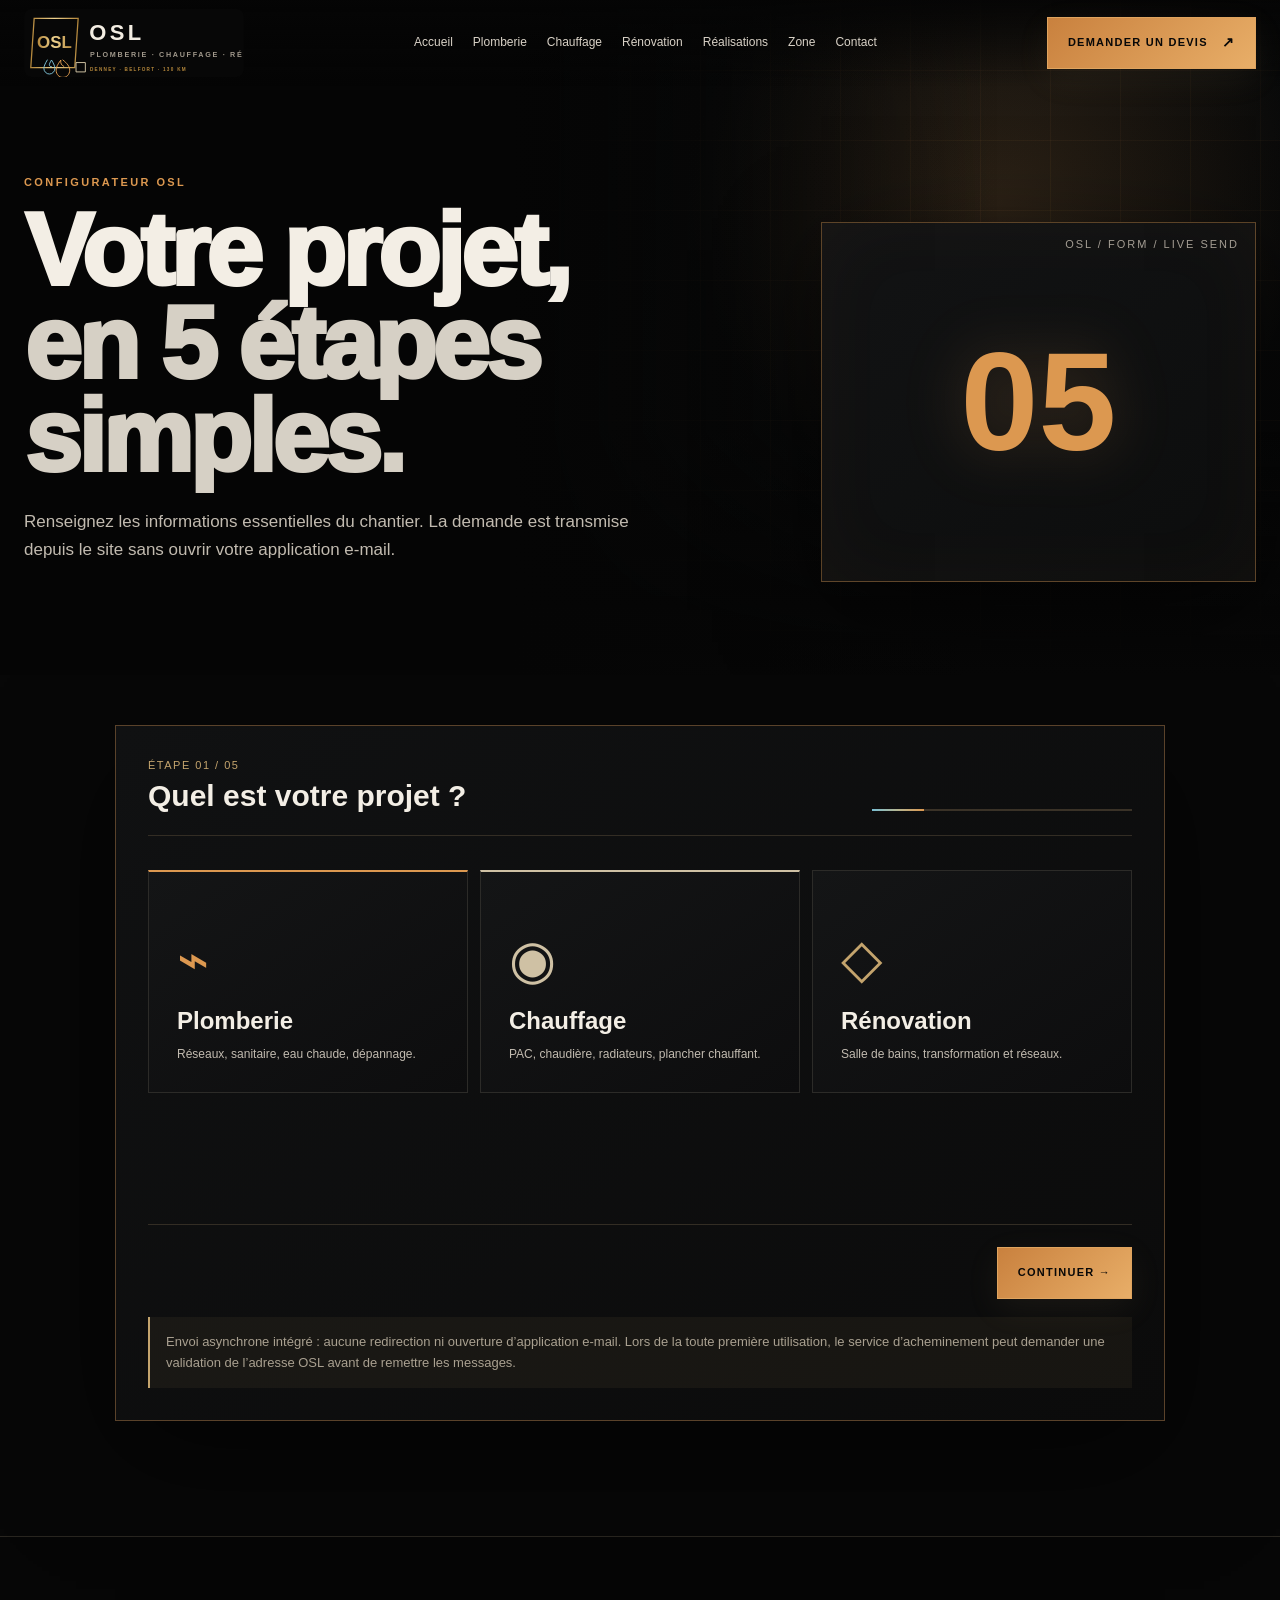
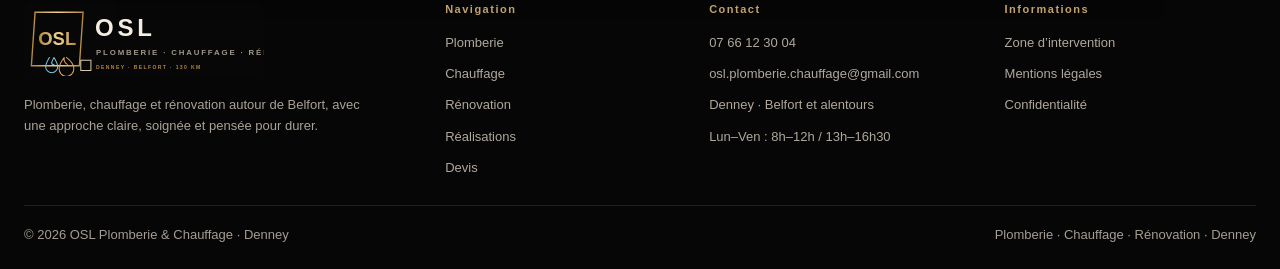
<file: devis.html>
<!doctype html>
<html class="no-js" lang="fr">
<head>
<meta charset="utf-8">
<meta name="viewport" content="width=device-width,initial-scale=1,viewport-fit=cover">
<meta name="theme-color" content="#070707">
<script>document.documentElement.classList.replace('no-js','js')</script>
<title>Demande de devis — OSL Plomberie & Chauffage</title>
<meta name="description" content="Préparez votre demande de devis OSL à Denney : métier, besoin, commune, délai, photos et coordonnées. Envoi direct depuis le site.">
<meta property="og:title" content="Demande de devis — OSL Plomberie & Chauffage">
<meta property="og:description" content="Préparez votre demande de devis OSL à Denney : métier, besoin, commune, délai, photos et coordonnées. Envoi direct depuis le site.">
<meta property="og:type" content="website">
<link rel="canonical" href="https://osman615390-max.github.io/osl-site/devis.html">
<meta property="og:image" content="https://osman615390-max.github.io/osl-site/assets/og-cover.webp">
<link rel="icon" href="assets/favicon.svg" type="image/svg+xml">
<link rel="stylesheet" href="style.css?v=13">

</head>
<body class="body-heat body-devis">
<div class="site-loader" aria-hidden="true"><div class="loader-box"><strong>OSL</strong><i aria-hidden="true"></i><small>PLOMBERIE · CHAUFFAGE · RÉNOVATION</small></div></div>
<div class="scroll-progress" aria-hidden="true"></div>
<div class="cursor-glow" aria-hidden="true"></div>

<a class="skip-link" href="#main">Aller au contenu</a>
<nav class="nav" aria-label="Navigation principale">
  <div class="container nav-inner">
    <a class="brand" href="index.html" aria-label="Accueil OSL"><img src="assets/logo-osl-signature.svg" alt="Logo OSL" width="220" height="68"></a>
    <div class="nav-links" id="mainNavigation">
      <a href="index.html">Accueil</a>
      <a href="plomberie.html">Plomberie</a>
      <a href="chauffage.html">Chauffage</a>
      <a href="renovation.html">Rénovation</a>
      <a href="realisations.html">Réalisations</a>
      <a href="zones.html">Zone</a>
      <a href="contact.html">Contact</a>
    </div>
    <a class="nav-cta btn btn-gold magnet" href="devis.html">Demander un devis <span aria-hidden="true">↗</span></a>
    <button class="nav-toggle" aria-label="Ouvrir le menu" aria-expanded="false" aria-controls="mainNavigation"><span></span><span></span></button>
  </div>
</nav>

<main id="main"><header class="page-hero theme-heat"><div class="page-grid" aria-hidden="true"></div><div class="container page-layout"><div class="reveal"><div class="eyebrow">CONFIGURATEUR OSL</div><h1>Votre projet,<br><span>en 5 étapes simples.</span></h1><p>Renseignez les informations essentielles du chantier. La demande est transmise depuis le site sans ouvrir votre application e-mail.</p></div><div class="page-visual reveal"><i aria-hidden="true">05</i><small>OSL / FORM / LIVE SEND</small></div></div></header><section class="wizard-wrap"><div class="container"><form id="quoteForm" class="wizard-card reveal" enctype="multipart/form-data" novalidate><input type="text" name="_honey" class="sr-only" tabindex="-1" autocomplete="off"><div class="wizard-top"><div><span id="stepLabel">ÉTAPE 01 / 05</span><h2 id="stepTitle" tabindex="-1" aria-live="polite" aria-atomic="true">Quel est votre projet ?</h2></div><div class="wizard-bar"><i aria-hidden="true" id="stepBar"></i></div></div><div class="wizard-step active" data-step="1" aria-hidden="false"><fieldset class="choice-grid"><legend class="sr-only">Choisissez le type de projet</legend><label class="choice"><input type="radio" name="service" value="Plomberie" required><i aria-hidden="true">⌁</i><b>Plomberie</b><small>Réseaux, sanitaire, eau chaude, dépannage.</small></label><label class="choice"><input type="radio" name="service" value="Chauffage" required><i aria-hidden="true">◉</i><b>Chauffage</b><small>PAC, chaudière, radiateurs, plancher chauffant.</small></label><label class="choice"><input type="radio" name="service" value="Rénovation" required><i aria-hidden="true">◇</i><b>Rénovation</b><small>Salle de bains, transformation et réseaux.</small></label></fieldset></div><div class="wizard-step" data-step="2" aria-hidden="true"><div class="field-grid"><label><span>Type de besoin</span><select name="besoin" required><option value="">Choisir</option><option>Installation neuve</option><option>Remplacement</option><option>Rénovation</option><option>Dépannage</option><option>Conseil / étude</option><option>Autre</option></select></label><label><span>Type de bâtiment</span><select name="batiment" required><option value="">Choisir</option><option>Maison</option><option>Appartement</option><option>Local professionnel</option><option>Immeuble / collectif</option><option>Autre</option></select></label><label class="full"><span>Décrivez le projet</span><textarea name="description" required rows="6" placeholder="Décrivez ici le besoin le plus précisément possible..."></textarea></label></div></div><div class="wizard-step" data-step="3" aria-hidden="true"><div class="field-grid"><label><span>Commune</span><input name="commune" required autocomplete="address-level2" placeholder="Ex. Belfort"></label><label><span>Code postal</span><input name="code_postal" inputmode="numeric" autocomplete="postal-code" pattern="[0-9]{5}" maxlength="5" placeholder="Ex. 90000"></label><label class="full"><span>Adresse du chantier <small>(facultatif)</small></span><input name="adresse" autocomplete="street-address" placeholder="Adresse"></label></div><div class="mini-note">Zone annoncée : Belfort et alentours jusqu’à 130 km selon la nature du projet.</div></div><div class="wizard-step" data-step="4" aria-hidden="true"><div class="field-grid"><label><span>Délai souhaité</span><select name="delai" required><option value="">Choisir</option><option>Urgent / dès que possible</option><option>Dans le mois</option><option>1 à 3 mois</option><option>3 à 6 mois</option><option>Plus tard</option></select></label><label><span>Budget indicatif <small>(facultatif)</small></span><select name="budget"><option value="">Non défini</option><option>Moins de 1 000 €</option><option>1 000 à 3 000 €</option><option>3 000 à 7 500 €</option><option>7 500 à 15 000 €</option><option>Plus de 15 000 €</option></select></label><label class="full upload-field"><span>Photos du projet <small>(facultatif)</small></span><input type="file" name="attachment" accept="image/jpeg,image/png,image/webp,image/heic,image/heif" multiple aria-describedby="uploadHelp"><b>Ajouter des photos</b><small id="uploadHelp">Jusqu’à 5 images · 8 Mo au total maximum.</small><small id="filesInfo">Aucun fichier sélectionné.</small></label></div></div><div class="wizard-step" data-step="5" aria-hidden="true"><div class="field-grid"><label><span>Nom et prénom</span><input name="nom" required autocomplete="name"></label><label><span>Téléphone</span><input name="telephone" type="tel" inputmode="tel" required autocomplete="tel" placeholder="Ex. 07 66 12 30 04"></label><label><span>E-mail</span><input name="email" type="email" required autocomplete="email"></label><label><span>Préférence de contact</span><select name="contact_pref"><option>Téléphone</option><option>E-mail</option></select></label></div><label class="consent"><input type="checkbox" name="consent" required><span>J’accepte que les informations saisies soient utilisées pour traiter ma demande. <a href="confidentialite.html">Voir la politique de confidentialité</a>.</span></label><div class="summary-box" id="summaryBox"></div></div><div id="formStatus" class="form-status" role="status" aria-live="polite" aria-atomic="true"></div><div class="wizard-actions"><button type="button" id="prevStep" class="btn">← Retour</button><button type="button" id="nextStep" class="btn btn-gold">Continuer →</button><button type="submit" id="sendQuote" class="btn btn-gold">Envoyer la demande ↗</button></div><div class="send-note">Envoi asynchrone intégré : aucune redirection ni ouverture d’application e-mail. Lors de la toute première utilisation, le service d’acheminement peut demander une validation de l’adresse OSL avant de remettre les messages.</div></form></div></section></main>
<footer class="site-footer">
  <div class="container footer-grid">
    <div class="footer-brand"><img src="assets/logo-osl-signature.svg" alt="Logo OSL" width="240" height="74"><p>Plomberie, chauffage et rénovation autour de Belfort, avec une approche claire, soignée et pensée pour durer.</p></div>
    <div><b>Navigation</b><a href="plomberie.html">Plomberie</a><a href="chauffage.html">Chauffage</a><a href="renovation.html">Rénovation</a><a href="realisations.html">Réalisations</a><a href="devis.html">Devis</a></div>
    <div><b>Contact</b><a href="tel:0766123004">07 66 12 30 04</a><a href="mailto:osl.plomberie.chauffage@gmail.com">osl.plomberie.chauffage@gmail.com</a><span>Denney · Belfort et alentours</span><span>Lun–Ven : 8h–12h / 13h–16h30</span></div>
    <div><b>Informations</b><a href="zones.html">Zone d’intervention</a><a href="mentions-legales.html">Mentions légales</a><a href="confidentialite.html">Confidentialité</a></div>
  </div>
  <div class="container footer-bottom"><span>© 2026 OSL Plomberie & Chauffage · Denney</span><span>Plomberie · Chauffage · Rénovation · Denney</span></div>
</footer>
<div class="mobile-actions" aria-label="Actions rapides"><a class="mobile-call" href="tel:0766123004">Appeler <span aria-hidden="true">↗</span></a><a class="mobile-quote" href="devis.html">Devis <span aria-hidden="true">↗</span></a></div>
<script src="script.js?v=13"></script>

</body>
</html>
</file>
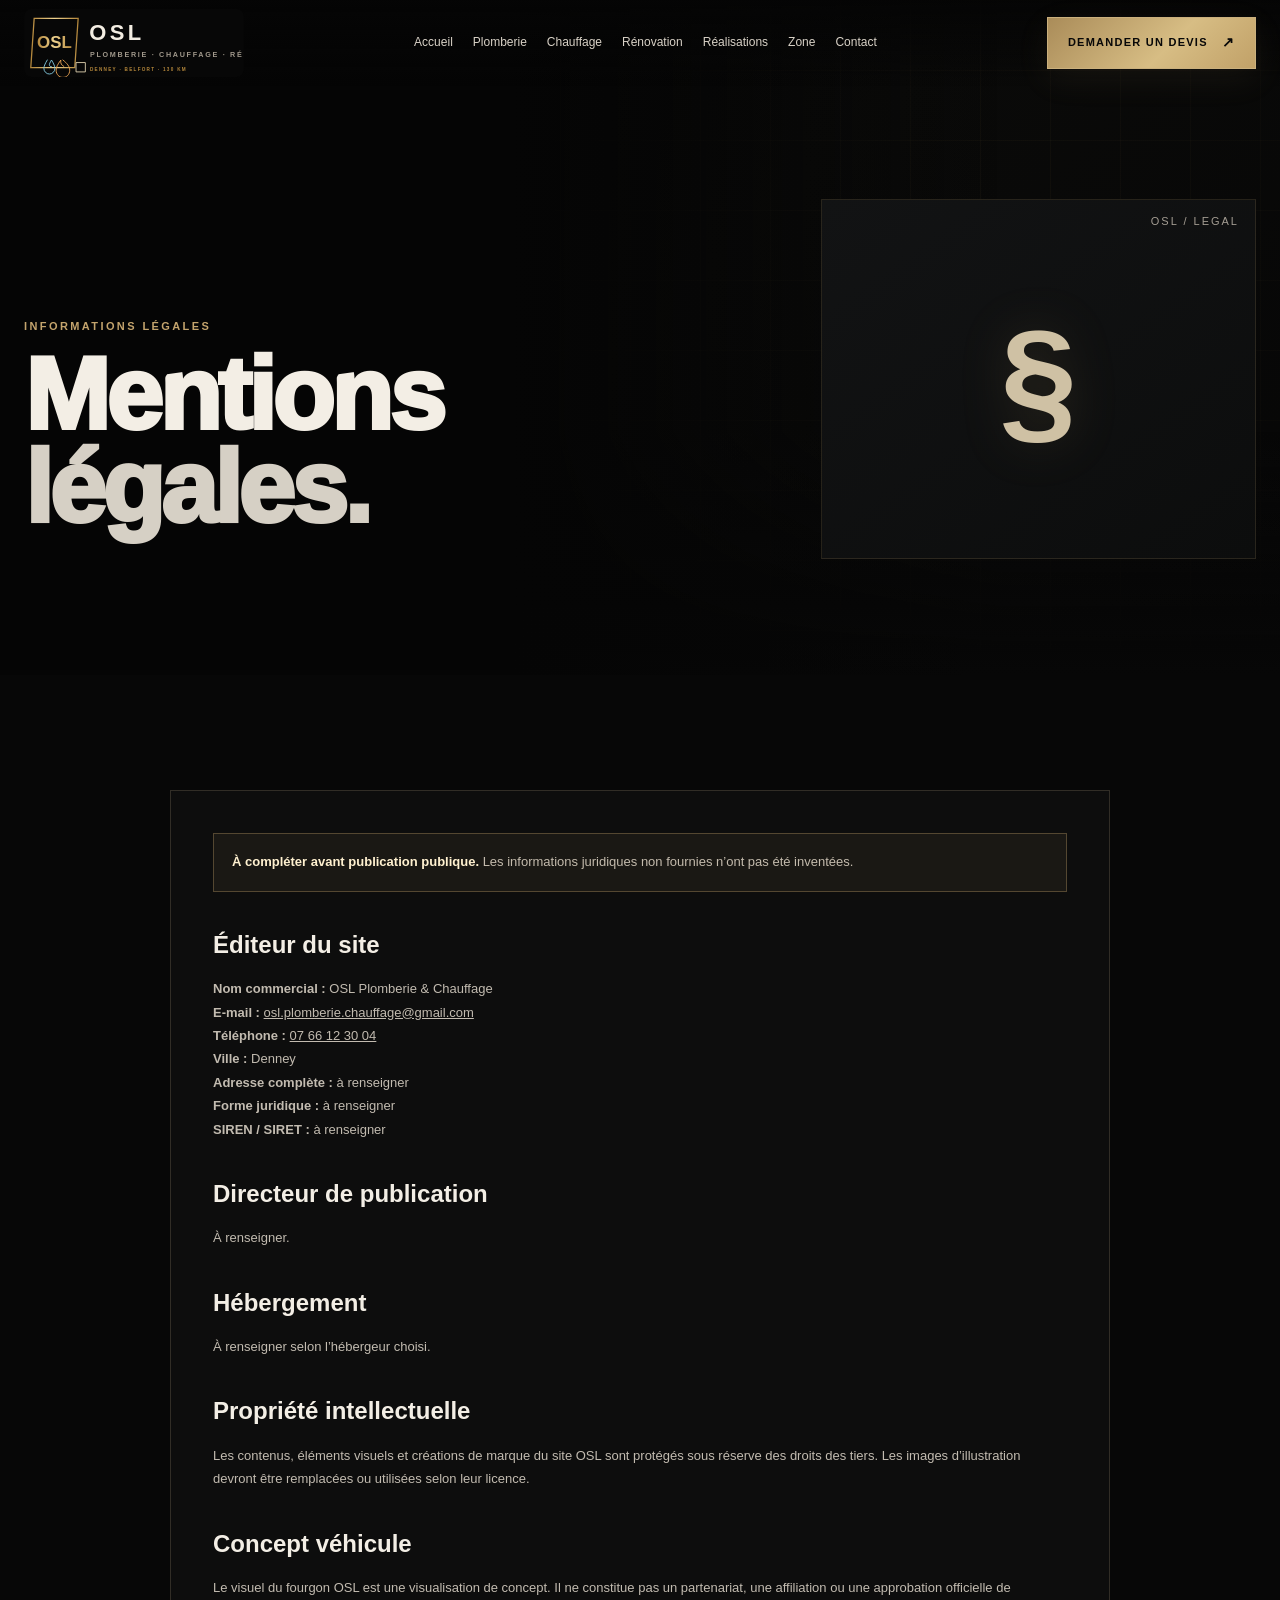
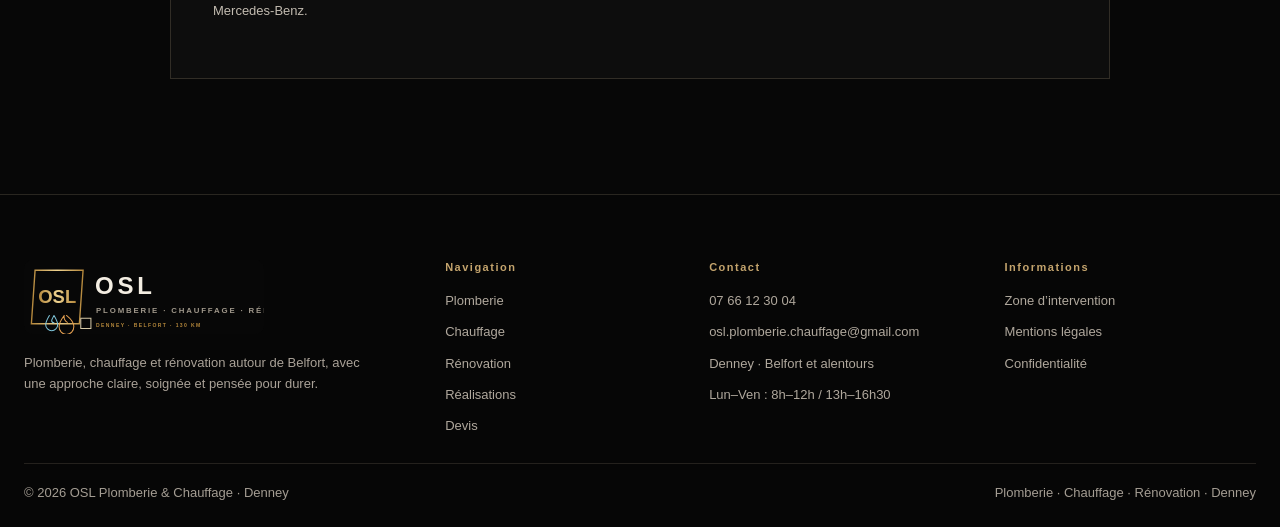
<file: mentions-legales.html>
<!doctype html>
<html class="no-js" lang="fr">
<head>
<meta charset="utf-8">
<meta name="viewport" content="width=device-width,initial-scale=1,viewport-fit=cover">
<meta name="theme-color" content="#070707">
<script>document.documentElement.classList.replace('no-js','js')</script>
<title>Mentions légales — OSL Plomberie & Chauffage</title>
<meta name="description" content="Mentions légales du site OSL Plomberie & Chauffage à Denney : informations sur l’éditeur, l’hébergement, la propriété intellectuelle et les responsabilités.">
<meta property="og:title" content="Mentions légales — OSL Plomberie & Chauffage">
<meta property="og:description" content="Mentions légales du site OSL Plomberie & Chauffage à Denney : informations sur l’éditeur, l’hébergement, la propriété intellectuelle et les responsabilités.">
<meta property="og:type" content="website">
<link rel="canonical" href="https://osman615390-max.github.io/osl-site/mentions-legales.html">
<meta property="og:image" content="https://osman615390-max.github.io/osl-site/assets/og-cover.webp">
<link rel="icon" href="assets/favicon.svg" type="image/svg+xml">
<link rel="stylesheet" href="style.css?v=13">

</head>
<body class="body-legal">
<div class="site-loader" aria-hidden="true"><div class="loader-box"><strong>OSL</strong><i aria-hidden="true"></i><small>PLOMBERIE · CHAUFFAGE · RÉNOVATION</small></div></div>
<div class="scroll-progress" aria-hidden="true"></div>
<div class="cursor-glow" aria-hidden="true"></div>

<a class="skip-link" href="#main">Aller au contenu</a>
<nav class="nav" aria-label="Navigation principale">
  <div class="container nav-inner">
    <a class="brand" href="index.html" aria-label="Accueil OSL"><img src="assets/logo-osl-signature.svg" alt="Logo OSL" width="220" height="68"></a>
    <div class="nav-links" id="mainNavigation">
      <a href="index.html">Accueil</a>
      <a href="plomberie.html">Plomberie</a>
      <a href="chauffage.html">Chauffage</a>
      <a href="renovation.html">Rénovation</a>
      <a href="realisations.html">Réalisations</a>
      <a href="zones.html">Zone</a>
      <a href="contact.html">Contact</a>
    </div>
    <a class="nav-cta btn btn-gold magnet" href="devis.html">Demander un devis <span aria-hidden="true">↗</span></a>
    <button class="nav-toggle" aria-label="Ouvrir le menu" aria-expanded="false" aria-controls="mainNavigation"><span></span><span></span></button>
  </div>
</nav>

<main id="main"><header class="page-hero theme-stone"><div class="page-grid" aria-hidden="true"></div><div class="container page-layout"><div class="reveal"><div class="eyebrow">INFORMATIONS LÉGALES</div><h1>Mentions<br><span>légales.</span></h1></div><div class="page-visual reveal"><i aria-hidden="true">§</i><small>OSL / LEGAL</small></div></div></header><section><div class="container legal-card reveal"><div class="notice"><strong>À compléter avant publication publique.</strong> Les informations juridiques non fournies n’ont pas été inventées.</div><h2>Éditeur du site</h2><p><strong>Nom commercial :</strong> OSL Plomberie & Chauffage<br><strong>E-mail :</strong> <a href="mailto:osl.plomberie.chauffage@gmail.com">osl.plomberie.chauffage@gmail.com</a><br><strong>Téléphone :</strong> <a href="tel:0766123004">07 66 12 30 04</a><br><strong>Ville :</strong> Denney<br><strong>Adresse complète :</strong> à renseigner<br><strong>Forme juridique :</strong> à renseigner<br><strong>SIREN / SIRET :</strong> à renseigner</p><h2>Directeur de publication</h2><p>À renseigner.</p><h2>Hébergement</h2><p>À renseigner selon l’hébergeur choisi.</p><h2>Propriété intellectuelle</h2><p>Les contenus, éléments visuels et créations de marque du site OSL sont protégés sous réserve des droits des tiers. Les images d’illustration devront être remplacées ou utilisées selon leur licence.</p><h2>Concept véhicule</h2><p>Le visuel du fourgon OSL est une visualisation de concept. Il ne constitue pas un partenariat, une affiliation ou une approbation officielle de Mercedes-Benz.</p></div></section></main>
<footer class="site-footer">
  <div class="container footer-grid">
    <div class="footer-brand"><img src="assets/logo-osl-signature.svg" alt="Logo OSL" width="240" height="74"><p>Plomberie, chauffage et rénovation autour de Belfort, avec une approche claire, soignée et pensée pour durer.</p></div>
    <div><b>Navigation</b><a href="plomberie.html">Plomberie</a><a href="chauffage.html">Chauffage</a><a href="renovation.html">Rénovation</a><a href="realisations.html">Réalisations</a><a href="devis.html">Devis</a></div>
    <div><b>Contact</b><a href="tel:0766123004">07 66 12 30 04</a><a href="mailto:osl.plomberie.chauffage@gmail.com">osl.plomberie.chauffage@gmail.com</a><span>Denney · Belfort et alentours</span><span>Lun–Ven : 8h–12h / 13h–16h30</span></div>
    <div><b>Informations</b><a href="zones.html">Zone d’intervention</a><a href="mentions-legales.html">Mentions légales</a><a href="confidentialite.html">Confidentialité</a></div>
  </div>
  <div class="container footer-bottom"><span>© 2026 OSL Plomberie & Chauffage · Denney</span><span>Plomberie · Chauffage · Rénovation · Denney</span></div>
</footer>
<div class="mobile-actions" aria-label="Actions rapides"><a class="mobile-call" href="tel:0766123004">Appeler <span aria-hidden="true">↗</span></a><a class="mobile-quote" href="devis.html">Devis <span aria-hidden="true">↗</span></a></div>
<script src="script.js?v=13"></script>

</body>
</html>
</file>
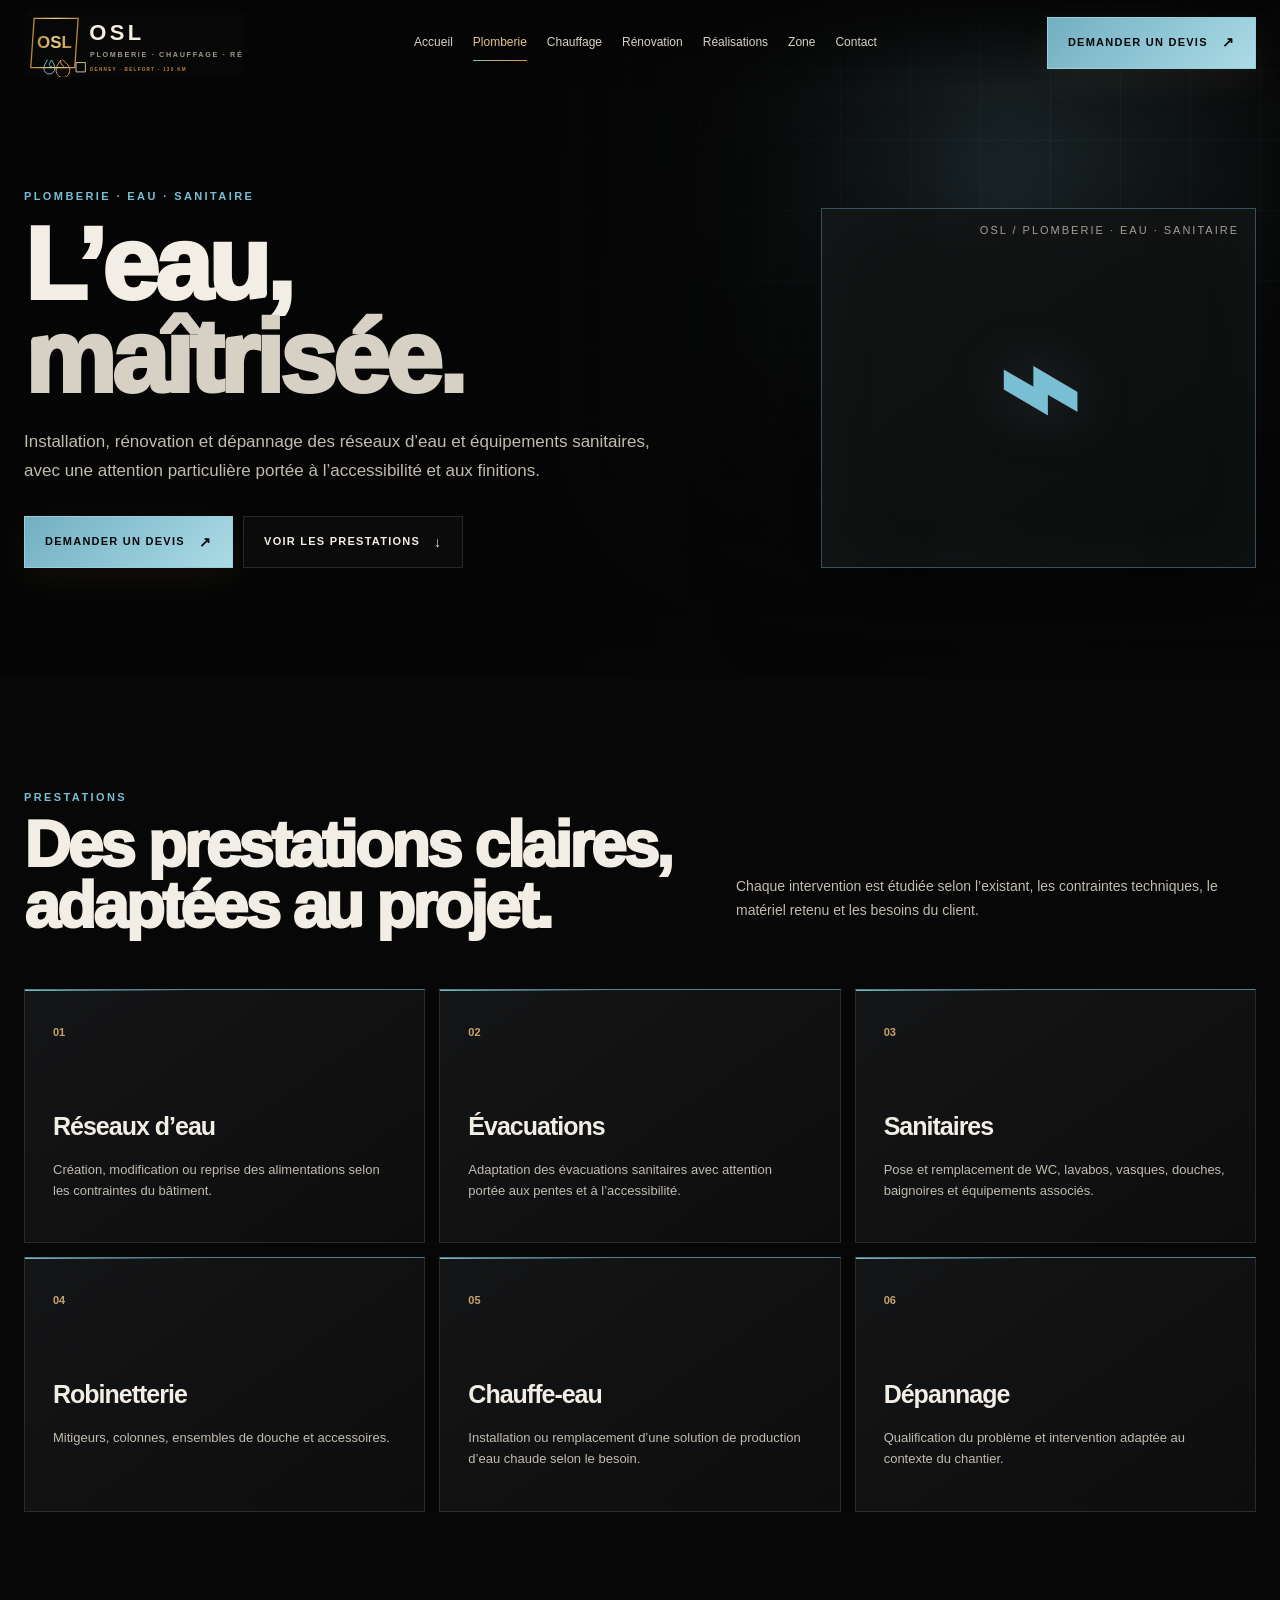
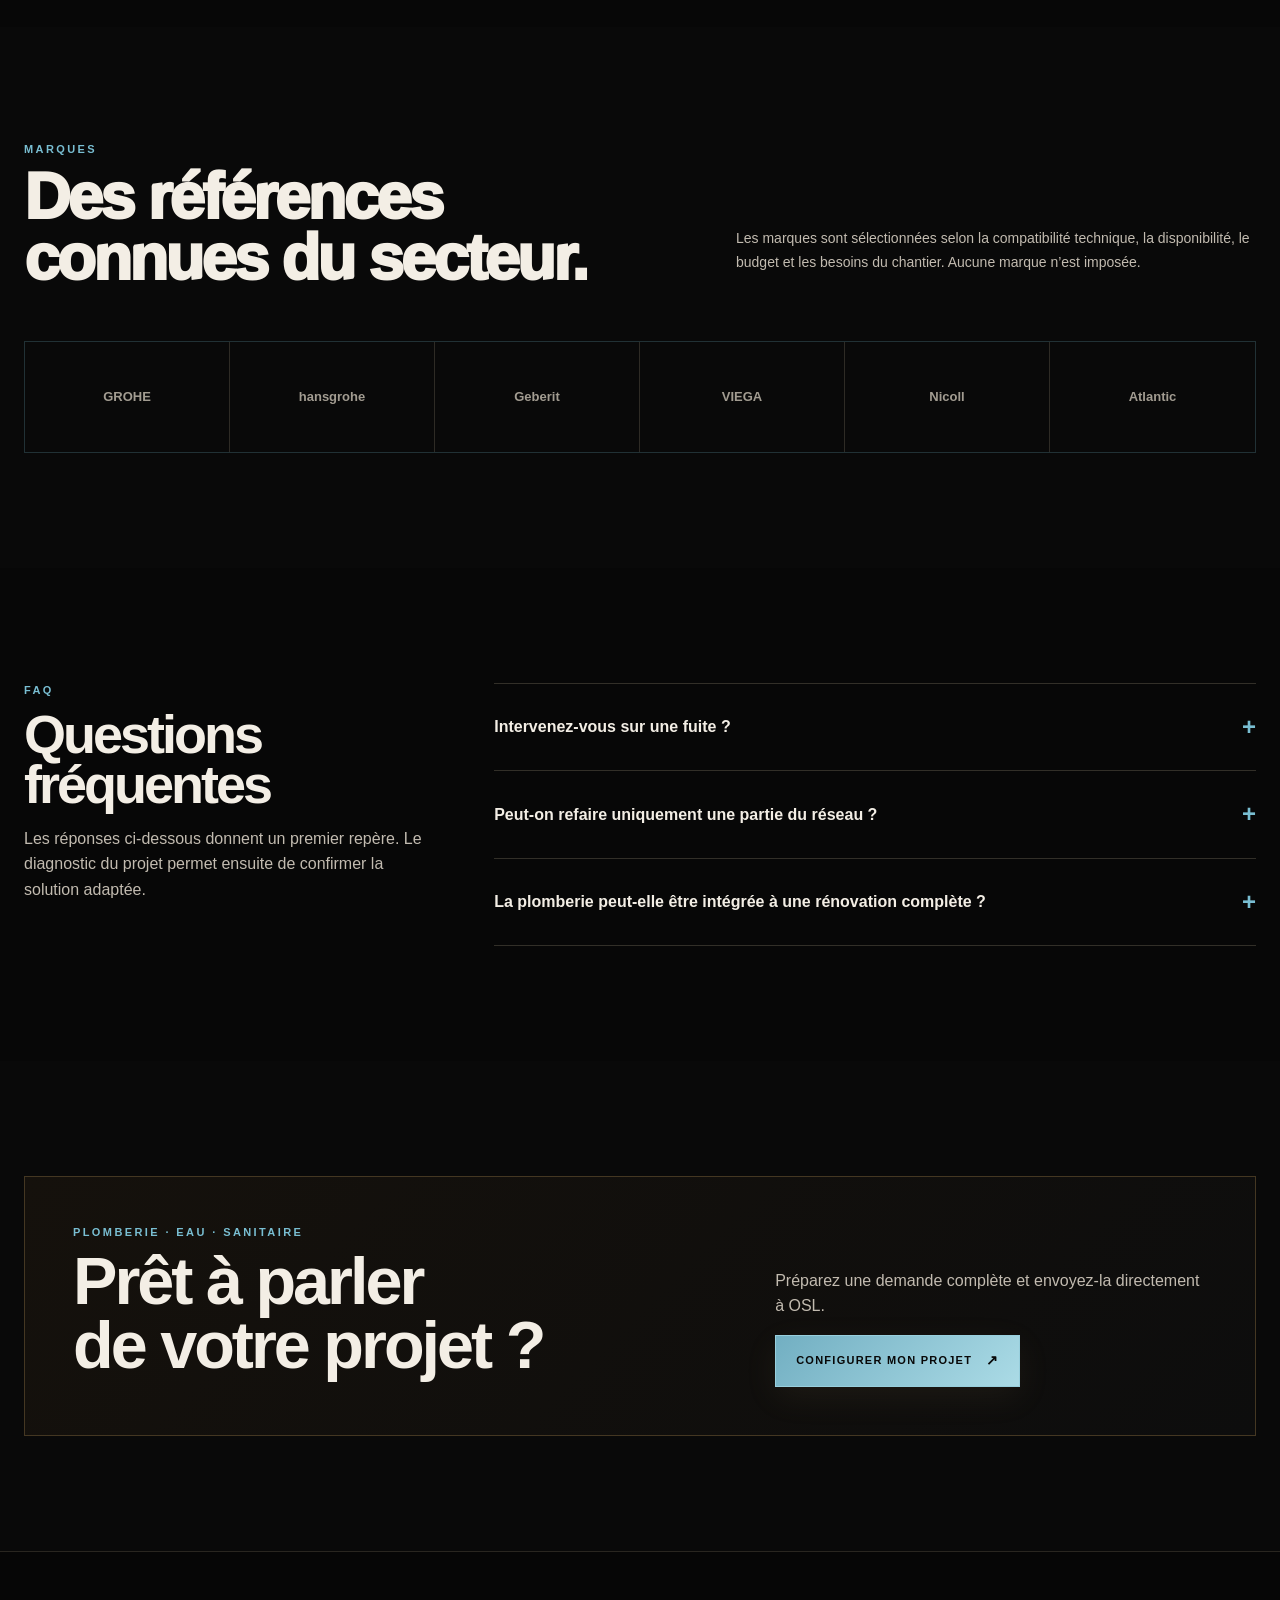
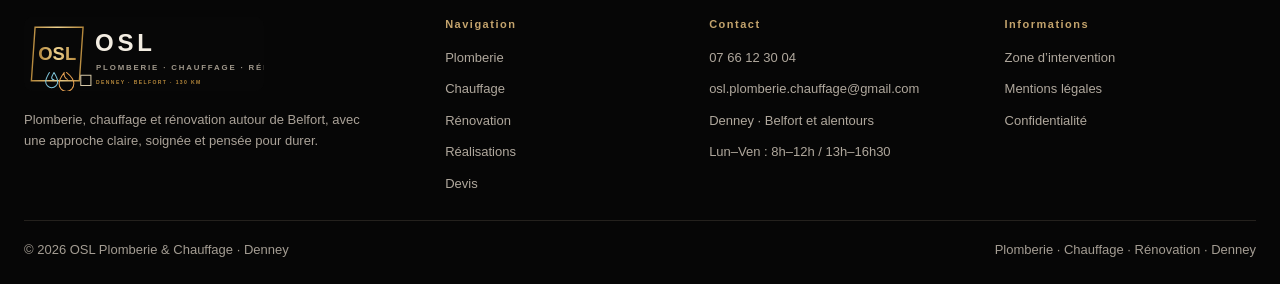
<file: plomberie.html>
<!doctype html>
<html class="no-js" lang="fr">
<head>
<meta charset="utf-8">
<meta name="viewport" content="width=device-width,initial-scale=1,viewport-fit=cover">
<meta name="theme-color" content="#070707">
<script>document.documentElement.classList.replace('no-js','js')</script>
<title>Plomberie à Belfort & Denney — OSL</title>
<meta name="description" content="OSL Plomberie à Denney et autour de Belfort : réseaux d’eau, sanitaires, robinetterie, évacuations, chauffe-eau et dépannage.">
<meta property="og:title" content="Plomberie à Belfort & Denney — OSL">
<meta property="og:description" content="OSL Plomberie à Denney et autour de Belfort : réseaux d’eau, sanitaires, robinetterie, évacuations, chauffe-eau et dépannage.">
<meta property="og:type" content="website">
<link rel="canonical" href="https://osman615390-max.github.io/osl-site/plomberie.html">
<meta property="og:image" content="https://osman615390-max.github.io/osl-site/assets/og-cover.webp">
<link rel="icon" href="assets/favicon.svg" type="image/svg+xml">
<link rel="stylesheet" href="style.css?v=13">

</head>
<body class="body-water">
<div class="site-loader" aria-hidden="true"><div class="loader-box"><strong>OSL</strong><i aria-hidden="true"></i><small>PLOMBERIE · CHAUFFAGE · RÉNOVATION</small></div></div>
<div class="scroll-progress" aria-hidden="true"></div>
<div class="cursor-glow" aria-hidden="true"></div>

<a class="skip-link" href="#main">Aller au contenu</a>
<nav class="nav" aria-label="Navigation principale">
  <div class="container nav-inner">
    <a class="brand" href="index.html" aria-label="Accueil OSL"><img src="assets/logo-osl-signature.svg" alt="Logo OSL" width="220" height="68"></a>
    <div class="nav-links" id="mainNavigation">
      <a href="index.html">Accueil</a>
      <a href="plomberie.html">Plomberie</a>
      <a href="chauffage.html">Chauffage</a>
      <a href="renovation.html">Rénovation</a>
      <a href="realisations.html">Réalisations</a>
      <a href="zones.html">Zone</a>
      <a href="contact.html">Contact</a>
    </div>
    <a class="nav-cta btn btn-gold magnet" href="devis.html">Demander un devis <span aria-hidden="true">↗</span></a>
    <button class="nav-toggle" aria-label="Ouvrir le menu" aria-expanded="false" aria-controls="mainNavigation"><span></span><span></span></button>
  </div>
</nav>

<main id="main"><header class="page-hero theme-water"><div class="page-grid" aria-hidden="true"></div><div class="container page-layout"><div class="reveal"><div class="eyebrow">PLOMBERIE · EAU · SANITAIRE</div><h1>L’eau,<br><span>maîtrisée.</span></h1><p>Installation, rénovation et dépannage des réseaux d’eau et équipements sanitaires, avec une attention particulière portée à l’accessibilité et aux finitions.</p><div class="hero-actions"><a class="btn btn-gold magnet" href="devis.html?service=plomberie">Demander un devis <span aria-hidden="true">↗</span></a><a class="btn magnet" href="#prestations">Voir les prestations <span aria-hidden="true">↓</span></a></div></div><div class="page-visual reveal"><i aria-hidden="true">⌁</i><small>OSL / PLOMBERIE · EAU · SANITAIRE</small></div></div></header><section id="prestations"><div class="container"><div class="section-head reveal"><div><div class="eyebrow">PRESTATIONS</div><h2>Des prestations claires,<br>adaptées au projet.</h2></div><p>Chaque intervention est étudiée selon l’existant, les contraintes techniques, le matériel retenu et les besoins du client.</p></div><div class="service-grid"><article class="service-card reveal"><span>01</span><h3>Réseaux d’eau</h3><p>Création, modification ou reprise des alimentations selon les contraintes du bâtiment.</p></article><article class="service-card reveal"><span>02</span><h3>Évacuations</h3><p>Adaptation des évacuations sanitaires avec attention portée aux pentes et à l’accessibilité.</p></article><article class="service-card reveal"><span>03</span><h3>Sanitaires</h3><p>Pose et remplacement de WC, lavabos, vasques, douches, baignoires et équipements associés.</p></article><article class="service-card reveal"><span>04</span><h3>Robinetterie</h3><p>Mitigeurs, colonnes, ensembles de douche et accessoires.</p></article><article class="service-card reveal"><span>05</span><h3>Chauffe-eau</h3><p>Installation ou remplacement d’une solution de production d’eau chaude selon le besoin.</p></article><article class="service-card reveal"><span>06</span><h3>Dépannage</h3><p>Qualification du problème et intervention adaptée au contexte du chantier.</p></article></div></div></section><section class="brands-section"><div class="container"><div class="section-head reveal"><div><div class="eyebrow">MARQUES</div><h2>Des références<br>connues du secteur.</h2></div><p>Les marques sont sélectionnées selon la compatibilité technique, la disponibilité, le budget et les besoins du chantier. Aucune marque n’est imposée.</p></div><div class="brands-wall reveal"><b>GROHE</b><b>hansgrohe</b><b>Geberit</b><b>VIEGA</b><b>Nicoll</b><b>Atlantic</b></div></div></section><section class="faq-section"><div class="container faq-layout"><div class="reveal"><div class="eyebrow">FAQ</div><h2>Questions fréquentes</h2><p>Les réponses ci-dessous donnent un premier repère. Le diagnostic du projet permet ensuite de confirmer la solution adaptée.</p></div><div><details class="faq-item reveal"><summary>Intervenez-vous sur une fuite ?<span>+</span></summary><p>Oui selon la nature et l’accessibilité de la fuite. Le premier échange permet de qualifier l’urgence.</p></details><details class="faq-item reveal"><summary>Peut-on refaire uniquement une partie du réseau ?<span>+</span></summary><p>Oui, selon l’état de l’existant et l’objectif du projet.</p></details><details class="faq-item reveal"><summary>La plomberie peut-elle être intégrée à une rénovation complète ?<span>+</span></summary><p>Oui, la partie réseaux et équipements peut s’intégrer à une rénovation plus globale.</p></details></div></div></section><section class="final-cta"><div class="container cta-panel reveal"><div><div class="eyebrow">PLOMBERIE · EAU · SANITAIRE</div><h2>Prêt à parler<br>de votre projet ?</h2></div><div><p>Préparez une demande complète et envoyez-la directement à OSL.</p><a class="btn btn-gold magnet" href="devis.html?service=plomberie">Configurer mon projet <span aria-hidden="true">↗</span></a></div></div></section></main>
<footer class="site-footer">
  <div class="container footer-grid">
    <div class="footer-brand"><img src="assets/logo-osl-signature.svg" alt="Logo OSL" width="240" height="74"><p>Plomberie, chauffage et rénovation autour de Belfort, avec une approche claire, soignée et pensée pour durer.</p></div>
    <div><b>Navigation</b><a href="plomberie.html">Plomberie</a><a href="chauffage.html">Chauffage</a><a href="renovation.html">Rénovation</a><a href="realisations.html">Réalisations</a><a href="devis.html">Devis</a></div>
    <div><b>Contact</b><a href="tel:0766123004">07 66 12 30 04</a><a href="mailto:osl.plomberie.chauffage@gmail.com">osl.plomberie.chauffage@gmail.com</a><span>Denney · Belfort et alentours</span><span>Lun–Ven : 8h–12h / 13h–16h30</span></div>
    <div><b>Informations</b><a href="zones.html">Zone d’intervention</a><a href="mentions-legales.html">Mentions légales</a><a href="confidentialite.html">Confidentialité</a></div>
  </div>
  <div class="container footer-bottom"><span>© 2026 OSL Plomberie & Chauffage · Denney</span><span>Plomberie · Chauffage · Rénovation · Denney</span></div>
</footer>
<div class="mobile-actions" aria-label="Actions rapides"><a class="mobile-call" href="tel:0766123004">Appeler <span aria-hidden="true">↗</span></a><a class="mobile-quote" href="devis.html">Devis <span aria-hidden="true">↗</span></a></div>
<script src="script.js?v=13"></script>

</body>
</html>
</file>
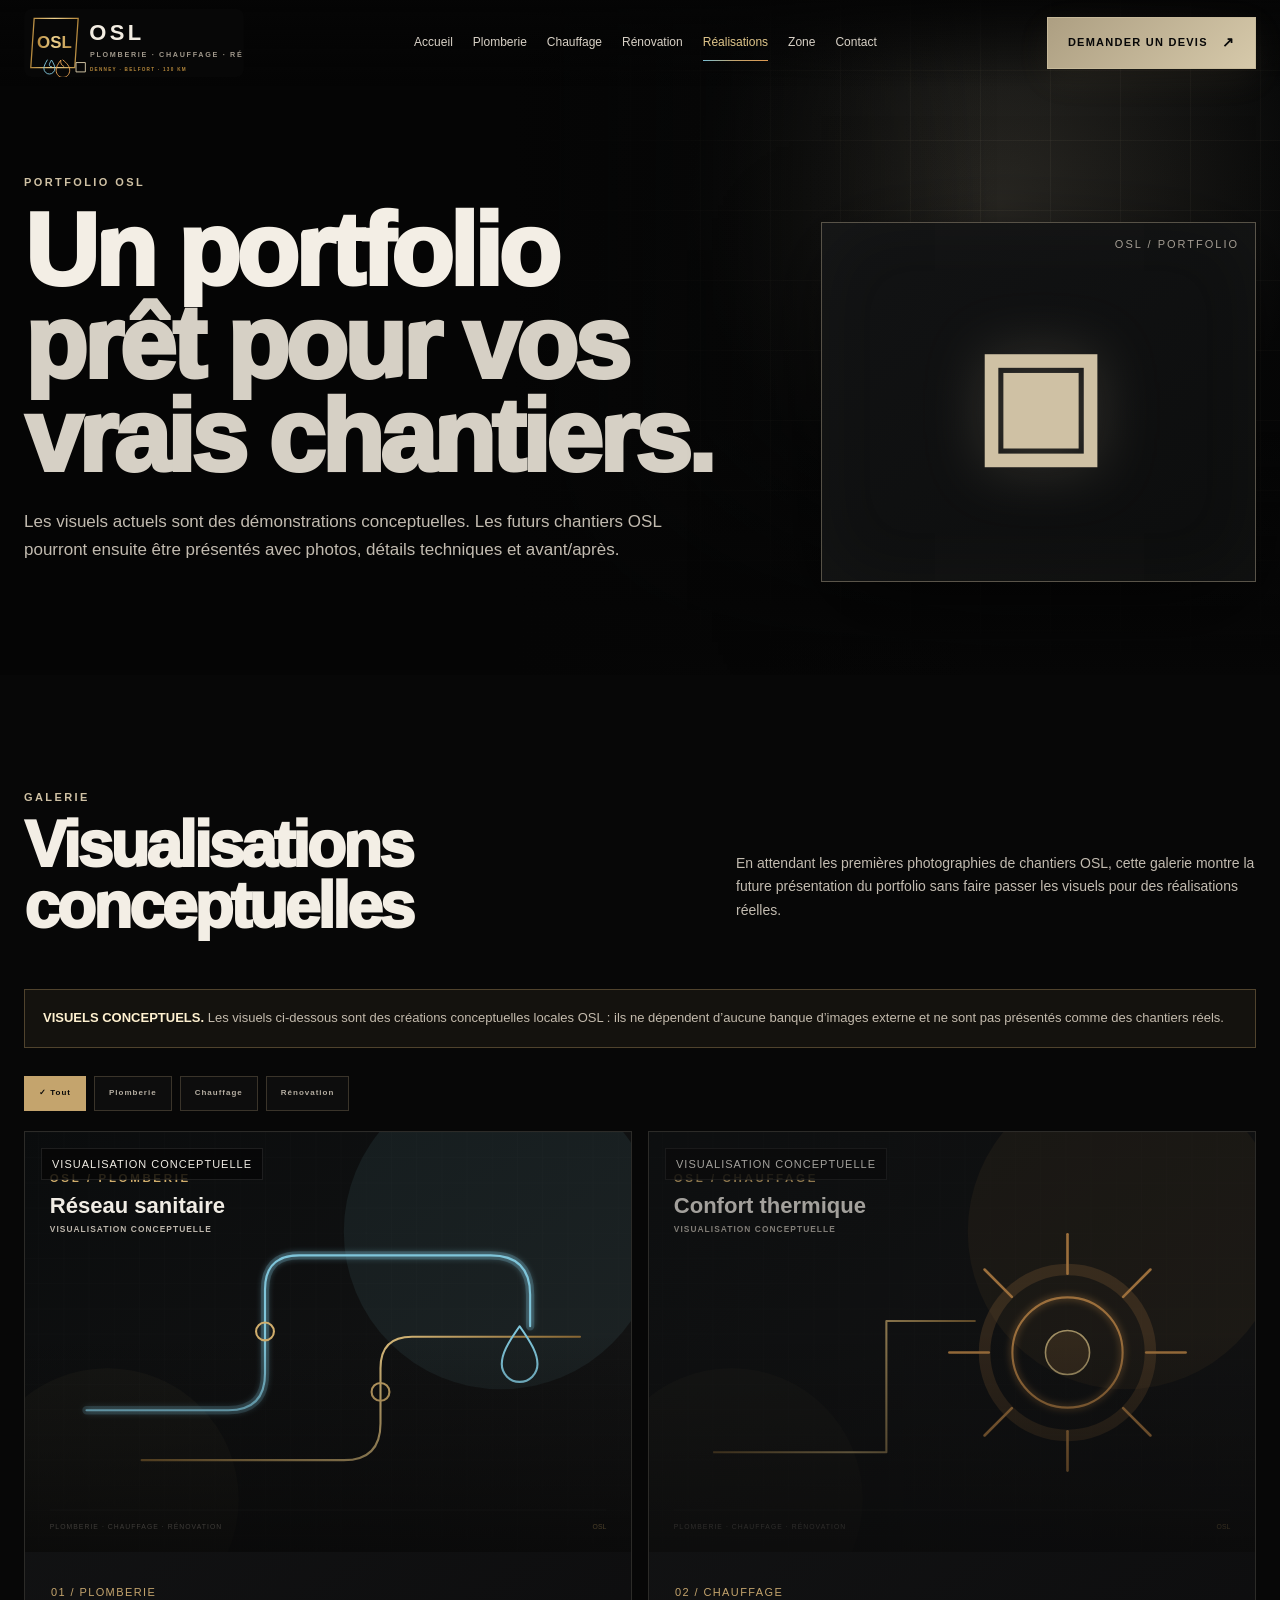
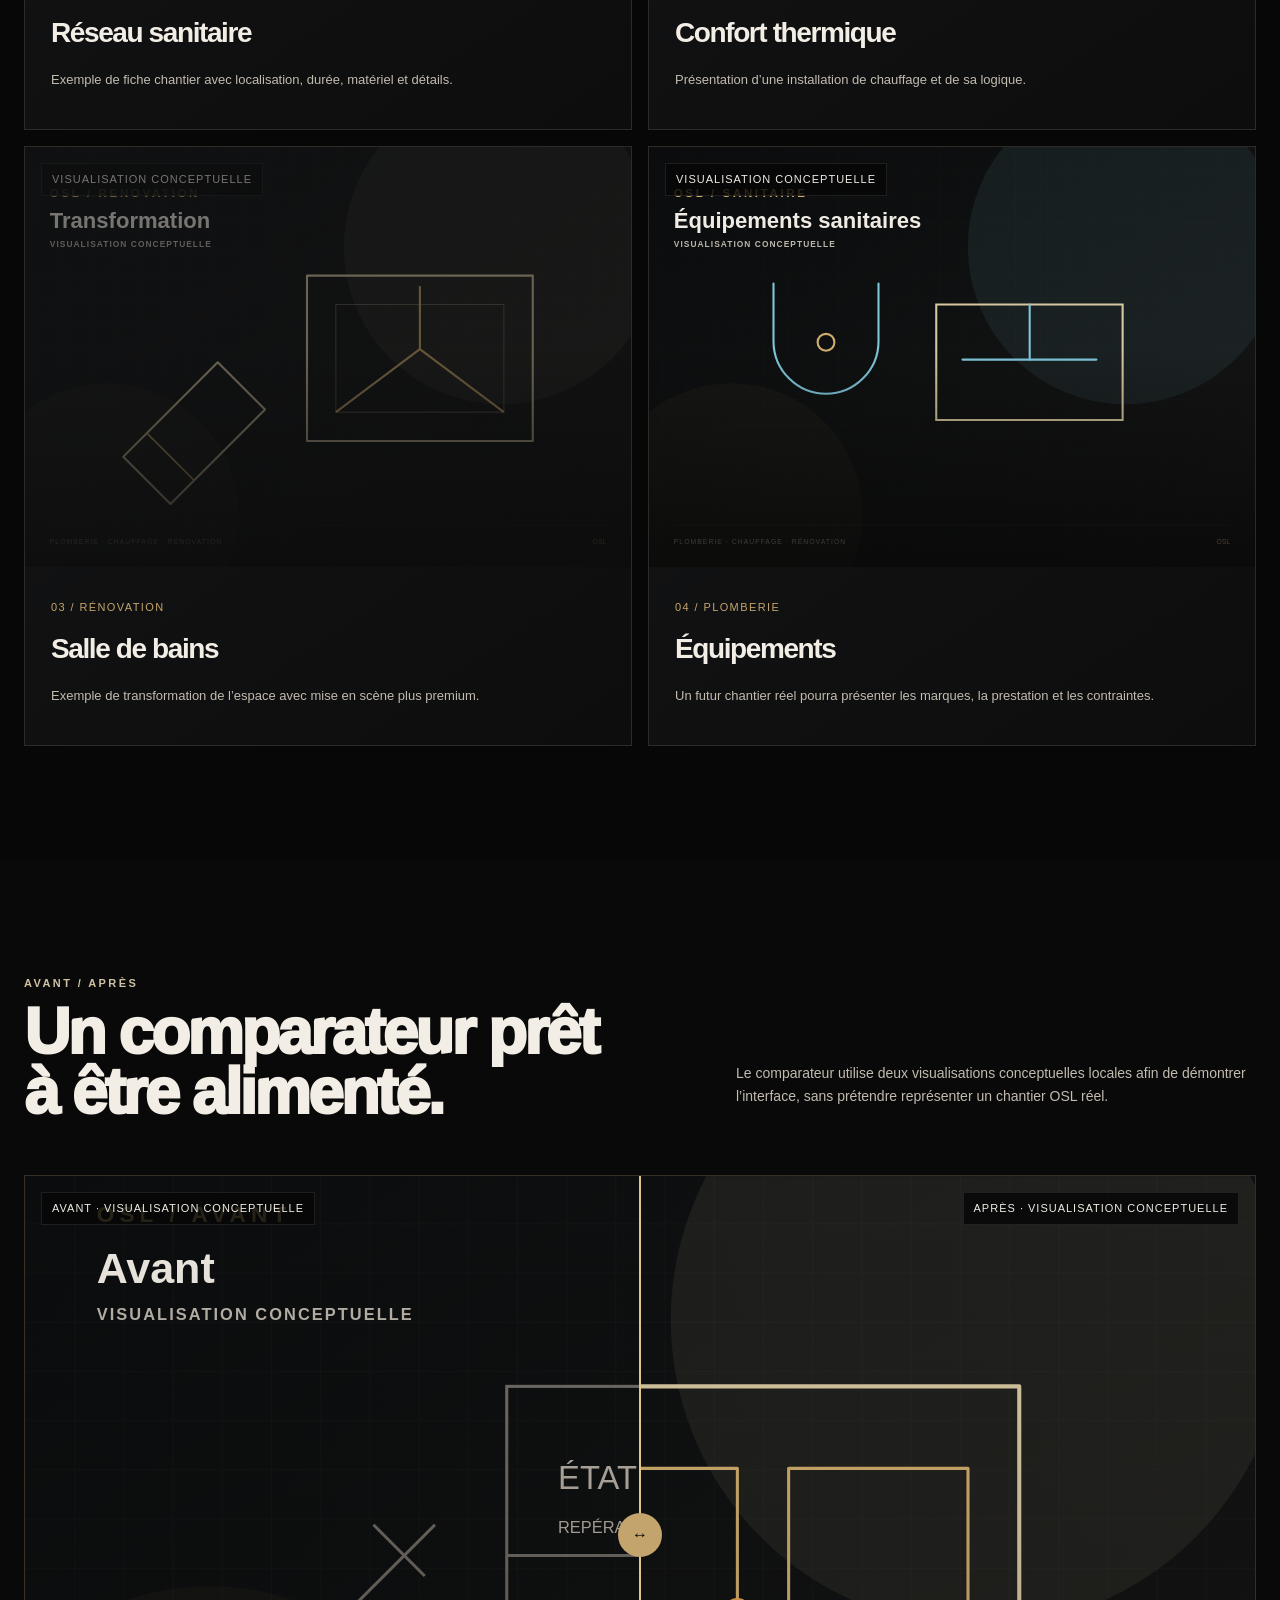
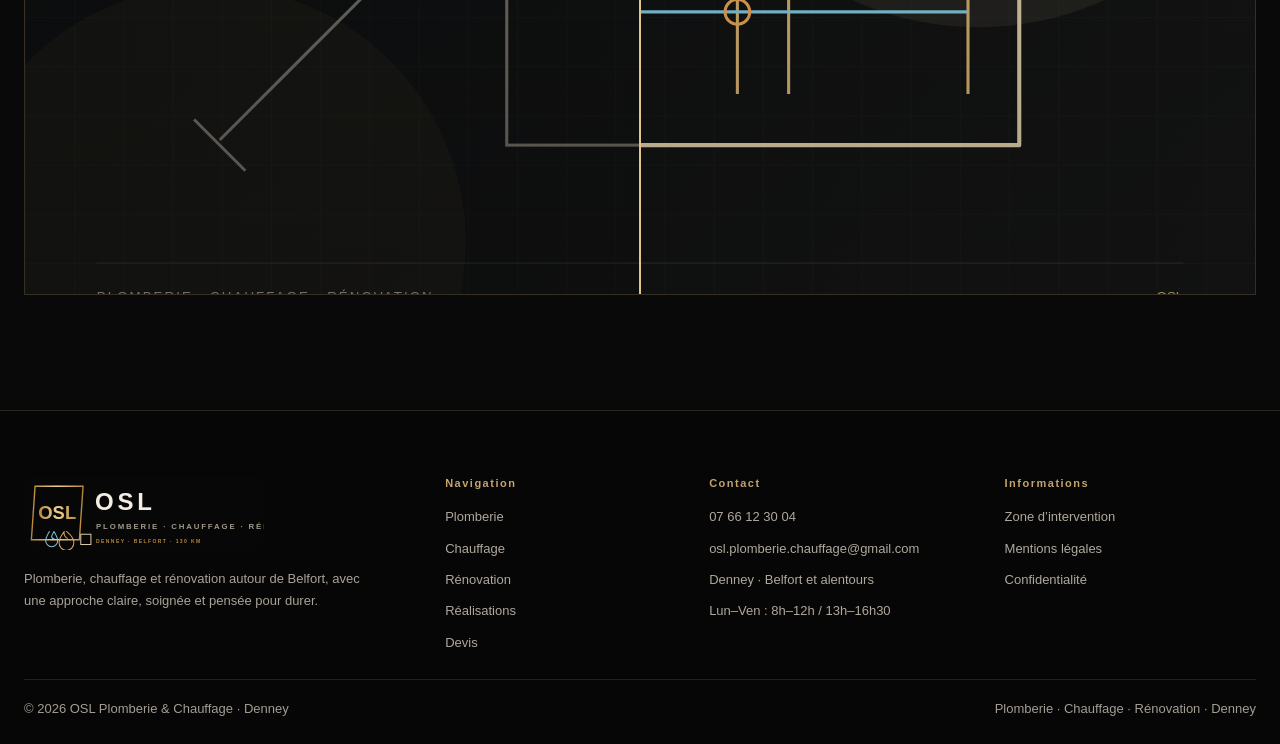
<file: realisations.html>
<!doctype html>
<html class="no-js" lang="fr">
<head>
<meta charset="utf-8">
<meta name="viewport" content="width=device-width,initial-scale=1,viewport-fit=cover">
<meta name="theme-color" content="#070707">
<script>document.documentElement.classList.replace('no-js','js')</script>
<title>Réalisations plomberie, chauffage & rénovation — OSL</title>
<meta name="description" content="Découvrez la structure portfolio d’OSL Plomberie & Chauffage à Denney et autour de Belfort. Les images actuelles restent des illustrations.">
<meta property="og:title" content="Réalisations plomberie, chauffage & rénovation — OSL">
<meta property="og:description" content="Découvrez la structure portfolio d’OSL Plomberie & Chauffage à Denney et autour de Belfort. Les images actuelles restent des illustrations.">
<meta property="og:type" content="website">
<link rel="canonical" href="https://osman615390-max.github.io/osl-site/realisations.html">
<meta property="og:image" content="https://osman615390-max.github.io/osl-site/assets/og-cover.webp">
<link rel="icon" href="assets/favicon.svg" type="image/svg+xml">
<link rel="stylesheet" href="style.css?v=13">

</head>
<body class="body-stone">
<div class="site-loader" aria-hidden="true"><div class="loader-box"><strong>OSL</strong><i aria-hidden="true"></i><small>PLOMBERIE · CHAUFFAGE · RÉNOVATION</small></div></div>
<div class="scroll-progress" aria-hidden="true"></div>
<div class="cursor-glow" aria-hidden="true"></div>

<a class="skip-link" href="#main">Aller au contenu</a>
<nav class="nav" aria-label="Navigation principale">
  <div class="container nav-inner">
    <a class="brand" href="index.html" aria-label="Accueil OSL"><img src="assets/logo-osl-signature.svg" alt="Logo OSL" width="220" height="68"></a>
    <div class="nav-links" id="mainNavigation">
      <a href="index.html">Accueil</a>
      <a href="plomberie.html">Plomberie</a>
      <a href="chauffage.html">Chauffage</a>
      <a href="renovation.html">Rénovation</a>
      <a href="realisations.html">Réalisations</a>
      <a href="zones.html">Zone</a>
      <a href="contact.html">Contact</a>
    </div>
    <a class="nav-cta btn btn-gold magnet" href="devis.html">Demander un devis <span aria-hidden="true">↗</span></a>
    <button class="nav-toggle" aria-label="Ouvrir le menu" aria-expanded="false" aria-controls="mainNavigation"><span></span><span></span></button>
  </div>
</nav>

<main id="main"><header class="page-hero theme-stone"><div class="page-grid" aria-hidden="true"></div><div class="container page-layout"><div class="reveal"><div class="eyebrow">PORTFOLIO OSL</div><h1>Un portfolio<br><span>prêt pour vos vrais chantiers.</span></h1><p>Les visuels actuels sont des démonstrations conceptuelles. Les futurs chantiers OSL pourront ensuite être présentés avec photos, détails techniques et avant/après.</p></div><div class="page-visual reveal"><i aria-hidden="true">▣</i><small>OSL / PORTFOLIO</small></div></div></header><section><div class="container"><div class="section-head reveal"><div><div class="eyebrow">GALERIE</div><h2>Visualisations conceptuelles</h2></div><p>En attendant les premières photographies de chantiers OSL, cette galerie montre la future présentation du portfolio sans faire passer les visuels pour des réalisations réelles.</p></div><div class="notice reveal"><strong>VISUELS CONCEPTUELS.</strong> Les visuels ci-dessous sont des créations conceptuelles locales OSL : ils ne dépendent d’aucune banque d’images externe et ne sont pas présentés comme des chantiers réels.</div><div class="portfolio-filters reveal"><button class="filter active" data-filter="all" aria-pressed="true">Tout</button><button class="filter" data-filter="plomberie" aria-pressed="false">Plomberie</button><button class="filter" data-filter="chauffage" aria-pressed="false">Chauffage</button><button class="filter" data-filter="renovation" aria-pressed="false">Rénovation</button></div><div class="portfolio-grid"><article class="portfolio-card reveal" data-category="plomberie"><div class="portfolio-img p1"><span>VISUALISATION CONCEPTUELLE</span></div><div class="portfolio-copy"><span>01 / PLOMBERIE</span><h3>Réseau sanitaire</h3><p>Exemple de fiche chantier avec localisation, durée, matériel et détails.</p></div></article><article class="portfolio-card reveal" data-category="chauffage"><div class="portfolio-img p2"><span>VISUALISATION CONCEPTUELLE</span></div><div class="portfolio-copy"><span>02 / CHAUFFAGE</span><h3>Confort thermique</h3><p>Présentation d’une installation de chauffage et de sa logique.</p></div></article><article class="portfolio-card reveal" data-category="renovation"><div class="portfolio-img p3"><span>VISUALISATION CONCEPTUELLE</span></div><div class="portfolio-copy"><span>03 / RÉNOVATION</span><h3>Salle de bains</h3><p>Exemple de transformation de l’espace avec mise en scène plus premium.</p></div></article><article class="portfolio-card reveal" data-category="plomberie"><div class="portfolio-img p4"><span>VISUALISATION CONCEPTUELLE</span></div><div class="portfolio-copy"><span>04 / PLOMBERIE</span><h3>Équipements</h3><p>Un futur chantier réel pourra présenter les marques, la prestation et les contraintes.</p></div></article></div></div></section><section class="before-after"><div class="container"><div class="section-head reveal"><div><div class="eyebrow">AVANT / APRÈS</div><h2>Un comparateur prêt<br>à être alimenté.</h2></div><p>Le comparateur utilise deux visualisations conceptuelles locales afin de démontrer l’interface, sans prétendre représenter un chantier OSL réel.</p></div><div class="ba-wrap reveal" style="--ba:50%"><div class="ba-img ba-before"><span>AVANT · VISUALISATION CONCEPTUELLE</span></div><div class="ba-img ba-after"><span>APRÈS · VISUALISATION CONCEPTUELLE</span></div><div class="ba-divider"><i aria-hidden="true">↔</i></div><input class="ba-range" type="range" min="0" max="100" value="50" aria-label="Comparer l’avant et l’après"></div></div></section></main>
<footer class="site-footer">
  <div class="container footer-grid">
    <div class="footer-brand"><img src="assets/logo-osl-signature.svg" alt="Logo OSL" width="240" height="74"><p>Plomberie, chauffage et rénovation autour de Belfort, avec une approche claire, soignée et pensée pour durer.</p></div>
    <div><b>Navigation</b><a href="plomberie.html">Plomberie</a><a href="chauffage.html">Chauffage</a><a href="renovation.html">Rénovation</a><a href="realisations.html">Réalisations</a><a href="devis.html">Devis</a></div>
    <div><b>Contact</b><a href="tel:0766123004">07 66 12 30 04</a><a href="mailto:osl.plomberie.chauffage@gmail.com">osl.plomberie.chauffage@gmail.com</a><span>Denney · Belfort et alentours</span><span>Lun–Ven : 8h–12h / 13h–16h30</span></div>
    <div><b>Informations</b><a href="zones.html">Zone d’intervention</a><a href="mentions-legales.html">Mentions légales</a><a href="confidentialite.html">Confidentialité</a></div>
  </div>
  <div class="container footer-bottom"><span>© 2026 OSL Plomberie & Chauffage · Denney</span><span>Plomberie · Chauffage · Rénovation · Denney</span></div>
</footer>
<div class="mobile-actions" aria-label="Actions rapides"><a class="mobile-call" href="tel:0766123004">Appeler <span aria-hidden="true">↗</span></a><a class="mobile-quote" href="devis.html">Devis <span aria-hidden="true">↗</span></a></div>
<script src="script.js?v=13"></script>

</body>
</html>
</file>
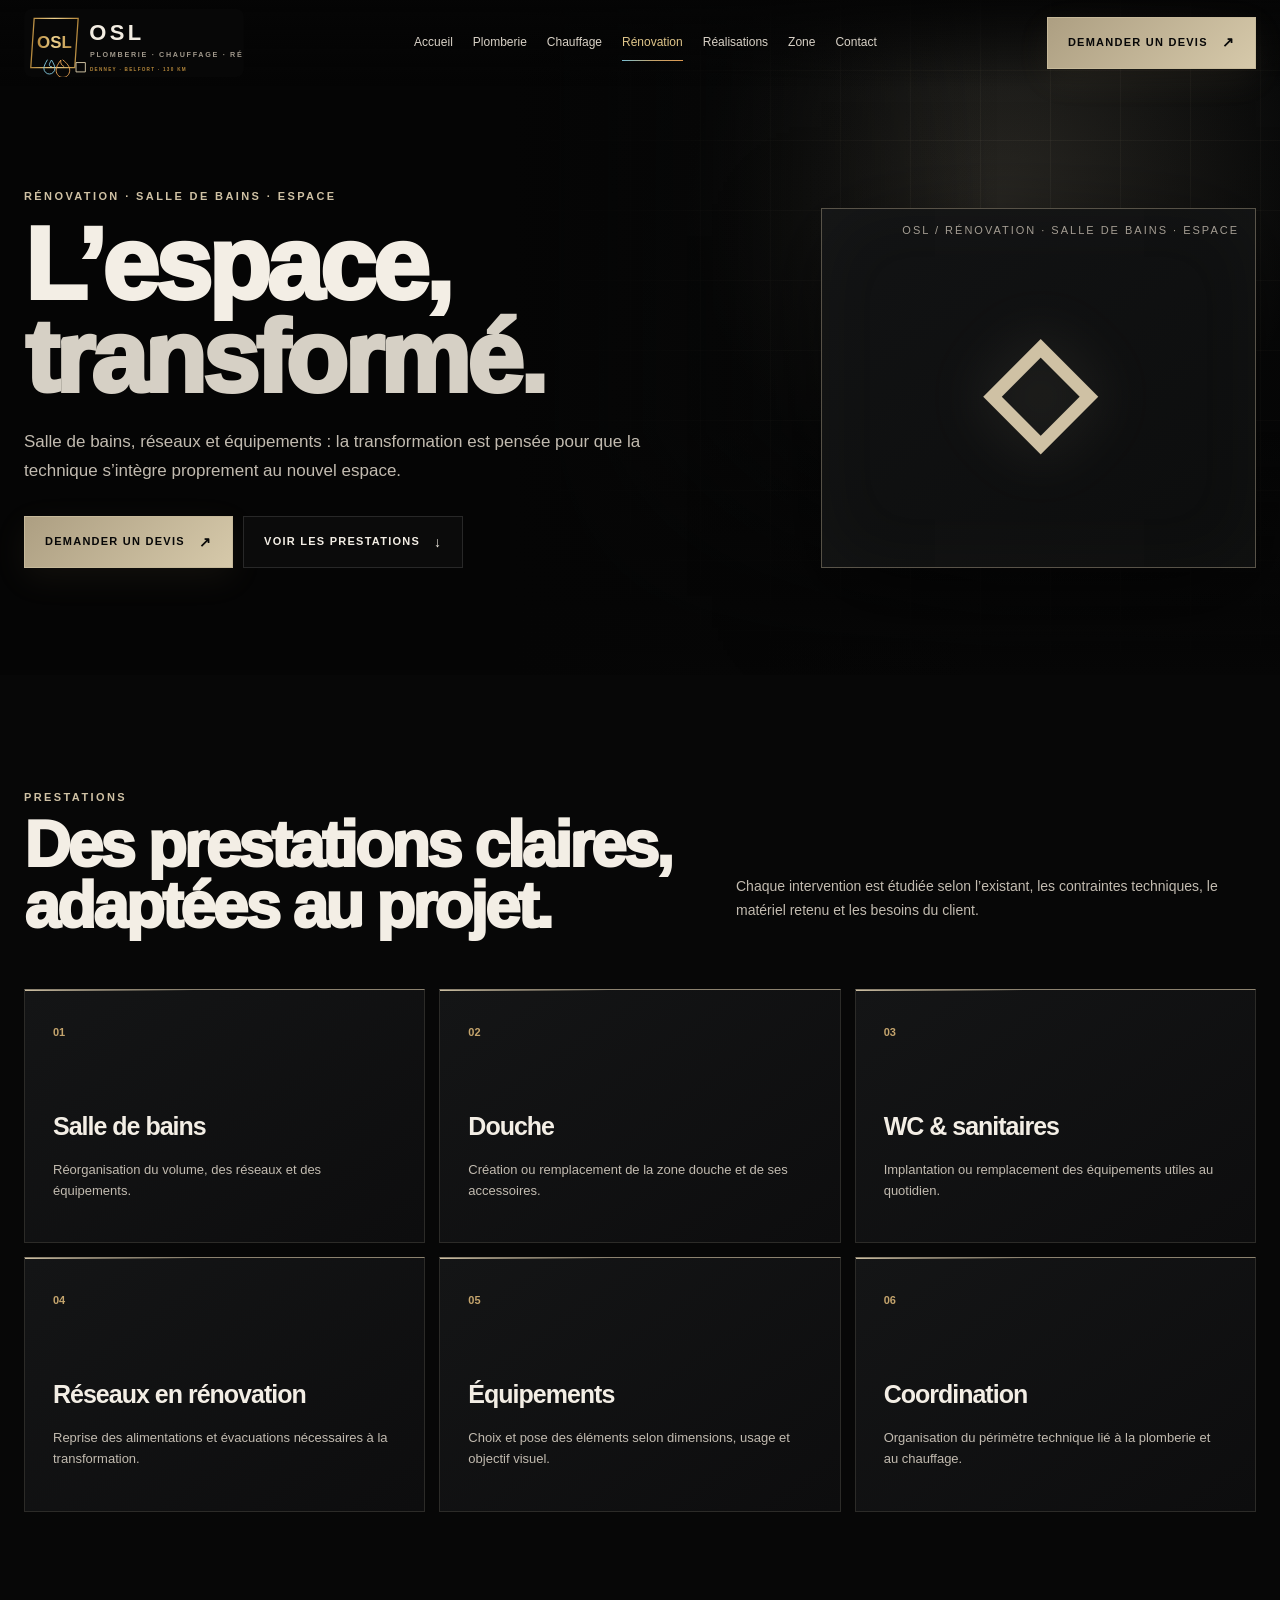
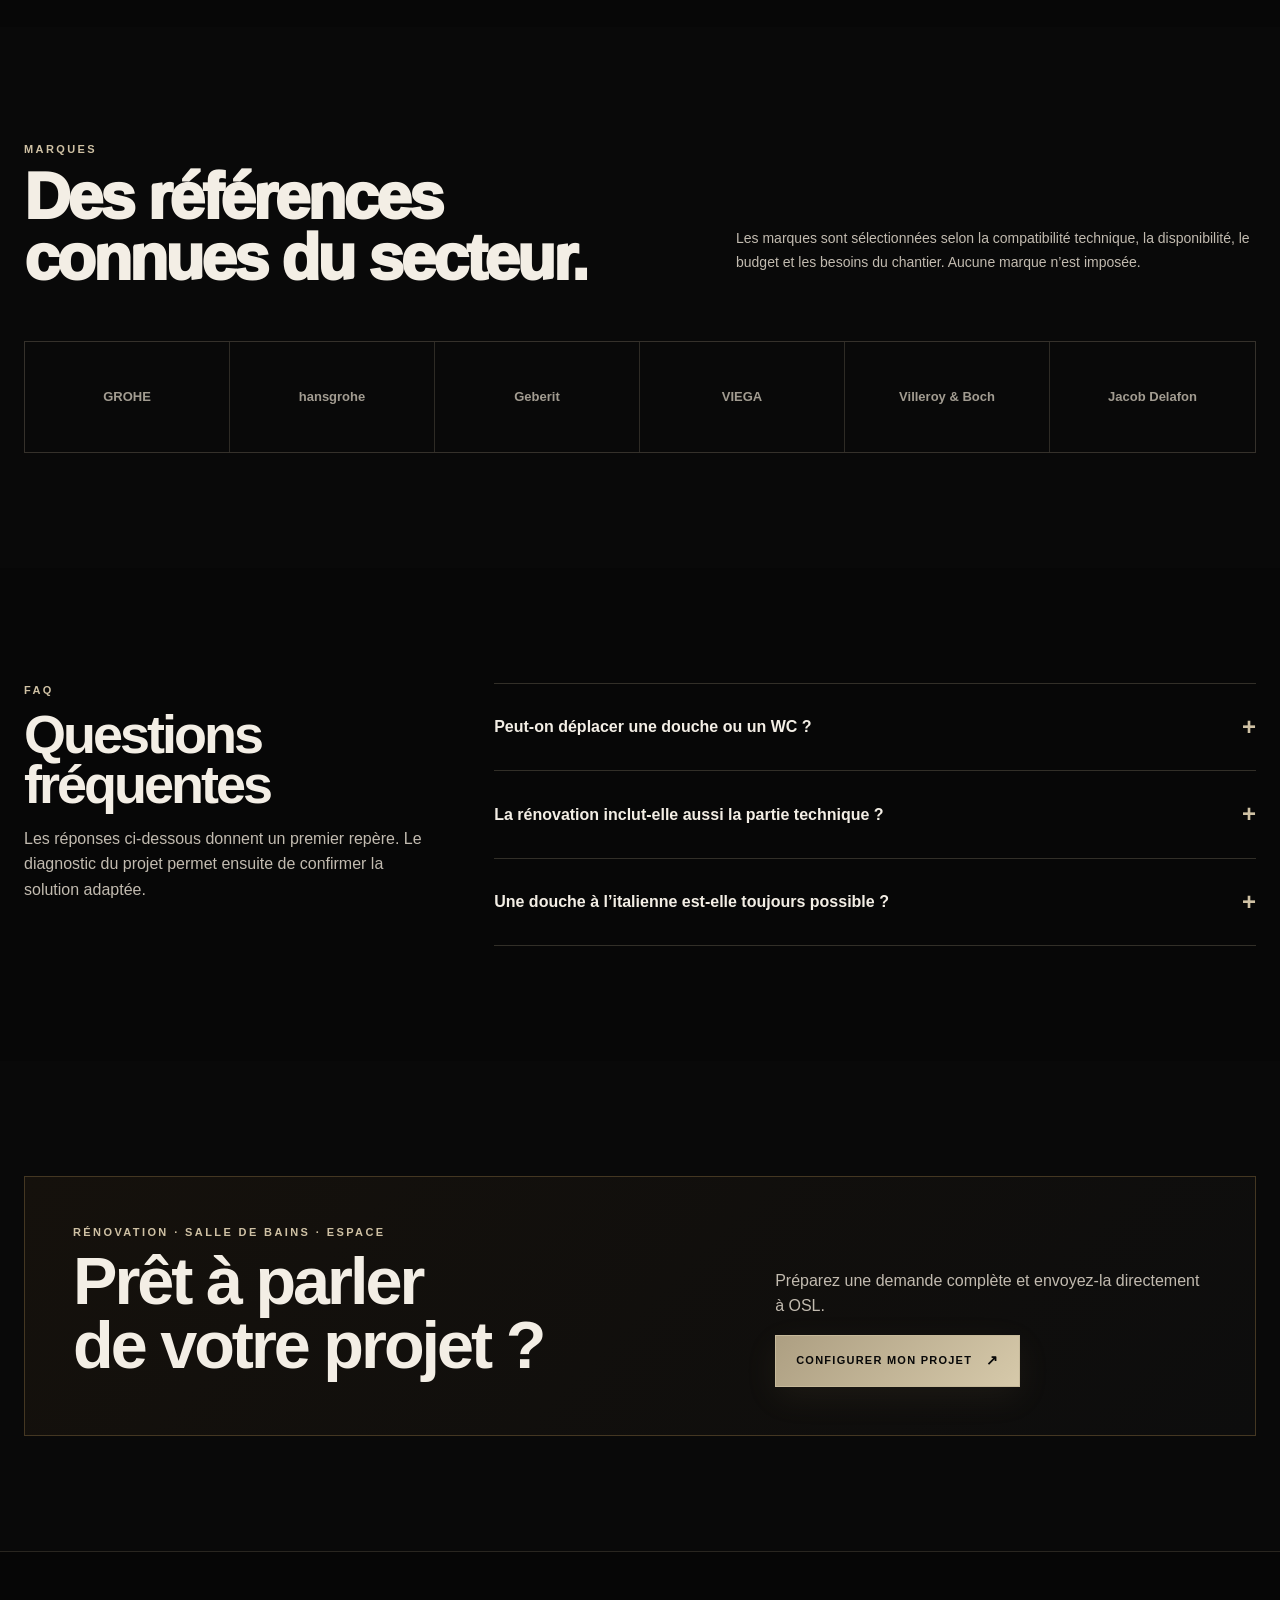
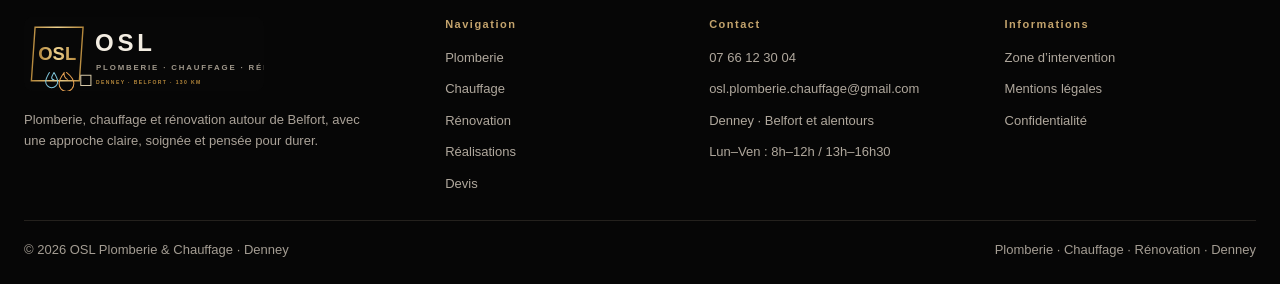
<file: renovation.html>
<!doctype html>
<html class="no-js" lang="fr">
<head>
<meta charset="utf-8">
<meta name="viewport" content="width=device-width,initial-scale=1,viewport-fit=cover">
<meta name="theme-color" content="#070707">
<script>document.documentElement.classList.replace('no-js','js')</script>
<title>Rénovation de salle de bains à Belfort — OSL</title>
<meta name="description" content="OSL Rénovation à Denney et autour de Belfort : salles de bains, réseaux techniques, sanitaires et transformation d’espace.">
<meta property="og:title" content="Rénovation de salle de bains à Belfort — OSL">
<meta property="og:description" content="OSL Rénovation à Denney et autour de Belfort : salles de bains, réseaux techniques, sanitaires et transformation d’espace.">
<meta property="og:type" content="website">
<link rel="canonical" href="https://osman615390-max.github.io/osl-site/renovation.html">
<meta property="og:image" content="https://osman615390-max.github.io/osl-site/assets/og-cover.webp">
<link rel="icon" href="assets/favicon.svg" type="image/svg+xml">
<link rel="stylesheet" href="style.css?v=13">

</head>
<body class="body-stone">
<div class="site-loader" aria-hidden="true"><div class="loader-box"><strong>OSL</strong><i aria-hidden="true"></i><small>PLOMBERIE · CHAUFFAGE · RÉNOVATION</small></div></div>
<div class="scroll-progress" aria-hidden="true"></div>
<div class="cursor-glow" aria-hidden="true"></div>

<a class="skip-link" href="#main">Aller au contenu</a>
<nav class="nav" aria-label="Navigation principale">
  <div class="container nav-inner">
    <a class="brand" href="index.html" aria-label="Accueil OSL"><img src="assets/logo-osl-signature.svg" alt="Logo OSL" width="220" height="68"></a>
    <div class="nav-links" id="mainNavigation">
      <a href="index.html">Accueil</a>
      <a href="plomberie.html">Plomberie</a>
      <a href="chauffage.html">Chauffage</a>
      <a href="renovation.html">Rénovation</a>
      <a href="realisations.html">Réalisations</a>
      <a href="zones.html">Zone</a>
      <a href="contact.html">Contact</a>
    </div>
    <a class="nav-cta btn btn-gold magnet" href="devis.html">Demander un devis <span aria-hidden="true">↗</span></a>
    <button class="nav-toggle" aria-label="Ouvrir le menu" aria-expanded="false" aria-controls="mainNavigation"><span></span><span></span></button>
  </div>
</nav>

<main id="main"><header class="page-hero theme-stone"><div class="page-grid" aria-hidden="true"></div><div class="container page-layout"><div class="reveal"><div class="eyebrow">RÉNOVATION · SALLE DE BAINS · ESPACE</div><h1>L’espace,<br><span>transformé.</span></h1><p>Salle de bains, réseaux et équipements : la transformation est pensée pour que la technique s’intègre proprement au nouvel espace.</p><div class="hero-actions"><a class="btn btn-gold magnet" href="devis.html?service=renovation">Demander un devis <span aria-hidden="true">↗</span></a><a class="btn magnet" href="#prestations">Voir les prestations <span aria-hidden="true">↓</span></a></div></div><div class="page-visual reveal"><i aria-hidden="true">◇</i><small>OSL / RÉNOVATION · SALLE DE BAINS · ESPACE</small></div></div></header><section id="prestations"><div class="container"><div class="section-head reveal"><div><div class="eyebrow">PRESTATIONS</div><h2>Des prestations claires,<br>adaptées au projet.</h2></div><p>Chaque intervention est étudiée selon l’existant, les contraintes techniques, le matériel retenu et les besoins du client.</p></div><div class="service-grid"><article class="service-card reveal"><span>01</span><h3>Salle de bains</h3><p>Réorganisation du volume, des réseaux et des équipements.</p></article><article class="service-card reveal"><span>02</span><h3>Douche</h3><p>Création ou remplacement de la zone douche et de ses accessoires.</p></article><article class="service-card reveal"><span>03</span><h3>WC & sanitaires</h3><p>Implantation ou remplacement des équipements utiles au quotidien.</p></article><article class="service-card reveal"><span>04</span><h3>Réseaux en rénovation</h3><p>Reprise des alimentations et évacuations nécessaires à la transformation.</p></article><article class="service-card reveal"><span>05</span><h3>Équipements</h3><p>Choix et pose des éléments selon dimensions, usage et objectif visuel.</p></article><article class="service-card reveal"><span>06</span><h3>Coordination</h3><p>Organisation du périmètre technique lié à la plomberie et au chauffage.</p></article></div></div></section><section class="brands-section"><div class="container"><div class="section-head reveal"><div><div class="eyebrow">MARQUES</div><h2>Des références<br>connues du secteur.</h2></div><p>Les marques sont sélectionnées selon la compatibilité technique, la disponibilité, le budget et les besoins du chantier. Aucune marque n’est imposée.</p></div><div class="brands-wall reveal"><b>GROHE</b><b>hansgrohe</b><b>Geberit</b><b>VIEGA</b><b>Villeroy & Boch</b><b>Jacob Delafon</b></div></div></section><section class="faq-section"><div class="container faq-layout"><div class="reveal"><div class="eyebrow">FAQ</div><h2>Questions fréquentes</h2><p>Les réponses ci-dessous donnent un premier repère. Le diagnostic du projet permet ensuite de confirmer la solution adaptée.</p></div><div><details class="faq-item reveal"><summary>Peut-on déplacer une douche ou un WC ?<span>+</span></summary><p>Souvent oui, sous réserve des évacuations, de la pente disponible et de la configuration du bâtiment.</p></details><details class="faq-item reveal"><summary>La rénovation inclut-elle aussi la partie technique ?<span>+</span></summary><p>Oui, la cohérence technique des réseaux reste essentielle.</p></details><details class="faq-item reveal"><summary>Une douche à l’italienne est-elle toujours possible ?<span>+</span></summary><p>Pas toujours. Cela dépend du plancher, de la réservation et du système d’évacuation.</p></details></div></div></section><section class="final-cta"><div class="container cta-panel reveal"><div><div class="eyebrow">RÉNOVATION · SALLE DE BAINS · ESPACE</div><h2>Prêt à parler<br>de votre projet ?</h2></div><div><p>Préparez une demande complète et envoyez-la directement à OSL.</p><a class="btn btn-gold magnet" href="devis.html?service=renovation">Configurer mon projet <span aria-hidden="true">↗</span></a></div></div></section></main>
<footer class="site-footer">
  <div class="container footer-grid">
    <div class="footer-brand"><img src="assets/logo-osl-signature.svg" alt="Logo OSL" width="240" height="74"><p>Plomberie, chauffage et rénovation autour de Belfort, avec une approche claire, soignée et pensée pour durer.</p></div>
    <div><b>Navigation</b><a href="plomberie.html">Plomberie</a><a href="chauffage.html">Chauffage</a><a href="renovation.html">Rénovation</a><a href="realisations.html">Réalisations</a><a href="devis.html">Devis</a></div>
    <div><b>Contact</b><a href="tel:0766123004">07 66 12 30 04</a><a href="mailto:osl.plomberie.chauffage@gmail.com">osl.plomberie.chauffage@gmail.com</a><span>Denney · Belfort et alentours</span><span>Lun–Ven : 8h–12h / 13h–16h30</span></div>
    <div><b>Informations</b><a href="zones.html">Zone d’intervention</a><a href="mentions-legales.html">Mentions légales</a><a href="confidentialite.html">Confidentialité</a></div>
  </div>
  <div class="container footer-bottom"><span>© 2026 OSL Plomberie & Chauffage · Denney</span><span>Plomberie · Chauffage · Rénovation · Denney</span></div>
</footer>
<div class="mobile-actions" aria-label="Actions rapides"><a class="mobile-call" href="tel:0766123004">Appeler <span aria-hidden="true">↗</span></a><a class="mobile-quote" href="devis.html">Devis <span aria-hidden="true">↗</span></a></div>
<script src="script.js?v=13"></script>

</body>
</html>
</file>
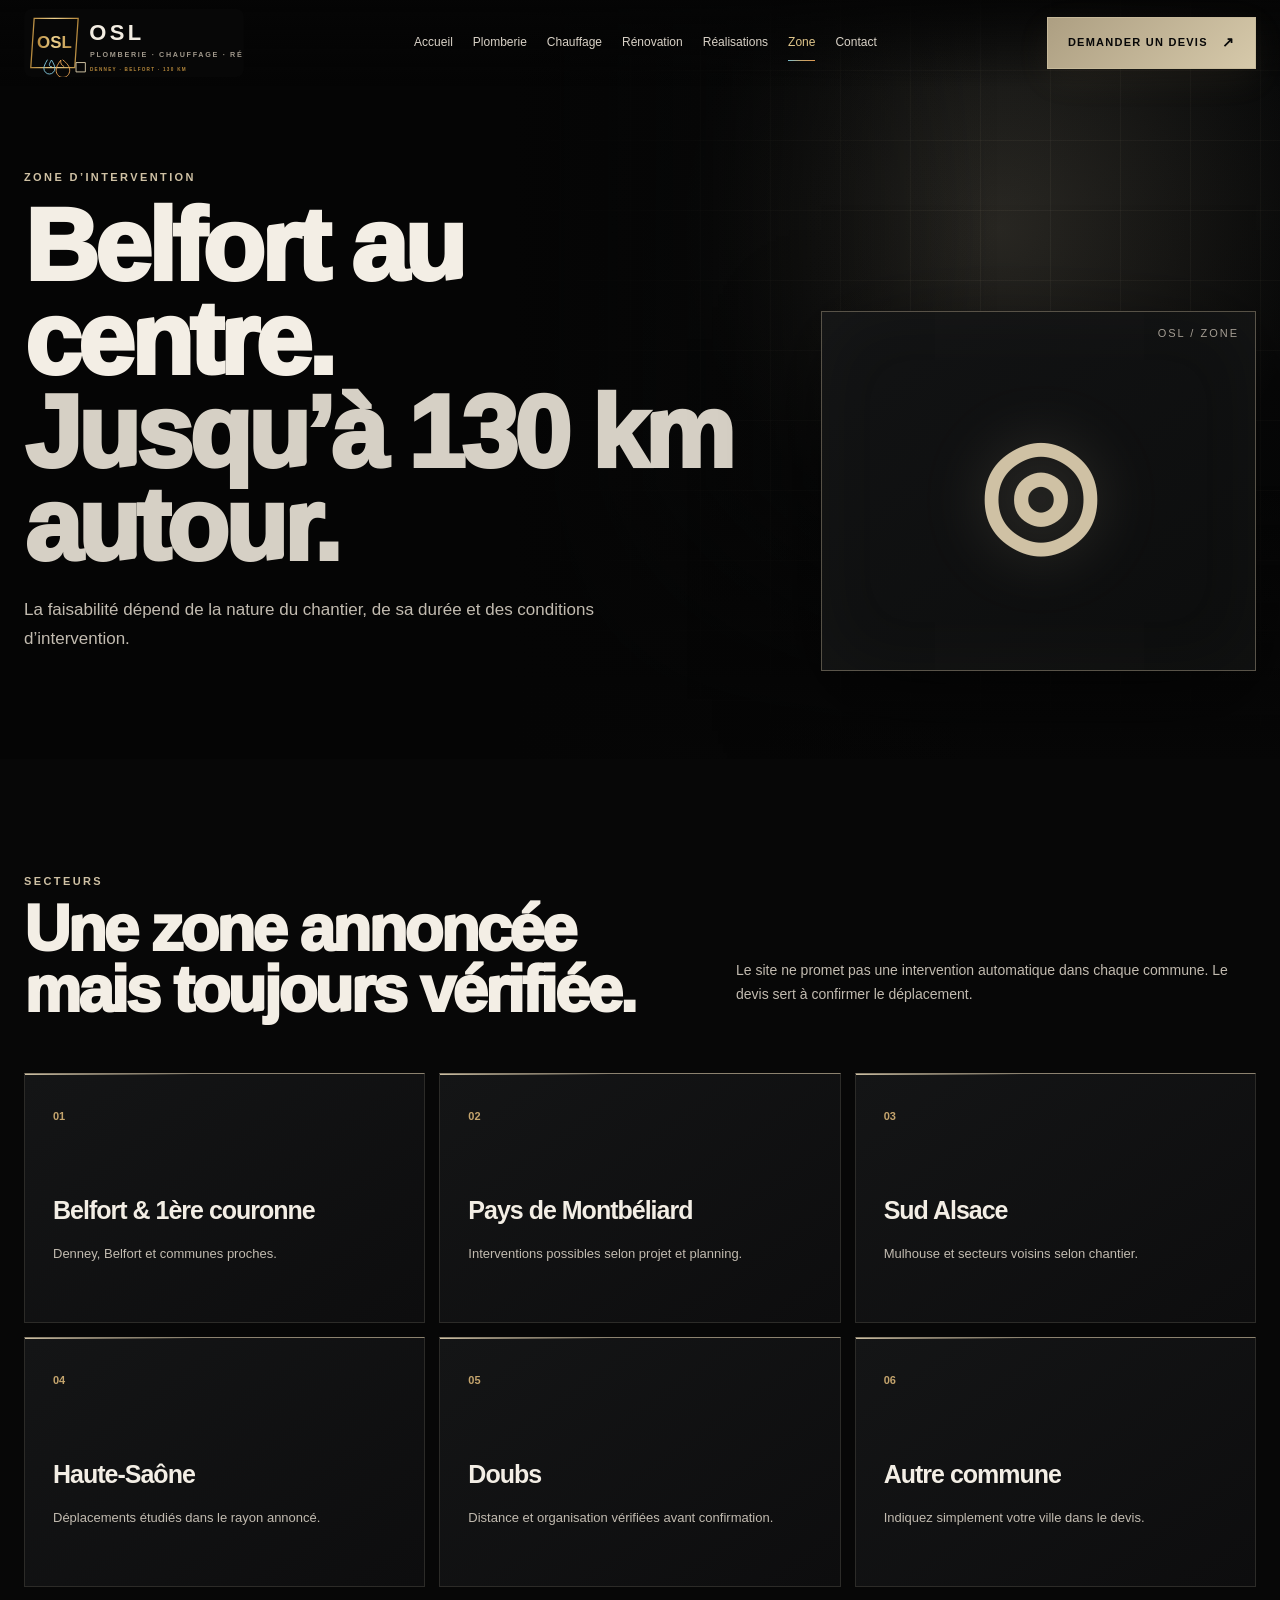
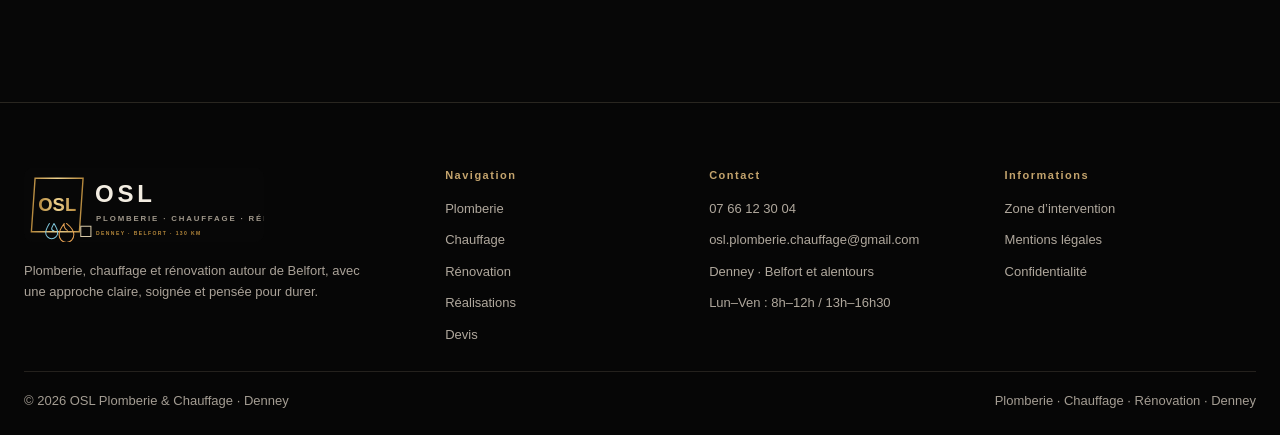
<file: zones.html>
<!doctype html>
<html class="no-js" lang="fr">
<head>
<meta charset="utf-8">
<meta name="viewport" content="width=device-width,initial-scale=1,viewport-fit=cover">
<meta name="theme-color" content="#070707">
<script>document.documentElement.classList.replace('no-js','js')</script>
<title>Zone d’intervention OSL — Belfort et alentours</title>
<meta name="description" content="OSL Plomberie & Chauffage est basé à Denney et annonce une zone d’intervention autour de Belfort jusqu’à 130 km selon le projet.">
<meta property="og:title" content="Zone d’intervention OSL — Belfort et alentours">
<meta property="og:description" content="OSL Plomberie & Chauffage est basé à Denney et annonce une zone d’intervention autour de Belfort jusqu’à 130 km selon le projet.">
<meta property="og:type" content="website">
<link rel="canonical" href="https://osman615390-max.github.io/osl-site/zones.html">
<meta property="og:image" content="https://osman615390-max.github.io/osl-site/assets/og-cover.webp">
<link rel="icon" href="assets/favicon.svg" type="image/svg+xml">
<link rel="stylesheet" href="style.css?v=13">

</head>
<body class="body-stone">
<div class="site-loader" aria-hidden="true"><div class="loader-box"><strong>OSL</strong><i aria-hidden="true"></i><small>PLOMBERIE · CHAUFFAGE · RÉNOVATION</small></div></div>
<div class="scroll-progress" aria-hidden="true"></div>
<div class="cursor-glow" aria-hidden="true"></div>

<a class="skip-link" href="#main">Aller au contenu</a>
<nav class="nav" aria-label="Navigation principale">
  <div class="container nav-inner">
    <a class="brand" href="index.html" aria-label="Accueil OSL"><img src="assets/logo-osl-signature.svg" alt="Logo OSL" width="220" height="68"></a>
    <div class="nav-links" id="mainNavigation">
      <a href="index.html">Accueil</a>
      <a href="plomberie.html">Plomberie</a>
      <a href="chauffage.html">Chauffage</a>
      <a href="renovation.html">Rénovation</a>
      <a href="realisations.html">Réalisations</a>
      <a href="zones.html">Zone</a>
      <a href="contact.html">Contact</a>
    </div>
    <a class="nav-cta btn btn-gold magnet" href="devis.html">Demander un devis <span aria-hidden="true">↗</span></a>
    <button class="nav-toggle" aria-label="Ouvrir le menu" aria-expanded="false" aria-controls="mainNavigation"><span></span><span></span></button>
  </div>
</nav>

<main id="main"><header class="page-hero theme-stone"><div class="page-grid" aria-hidden="true"></div><div class="container page-layout"><div class="reveal"><div class="eyebrow">ZONE D’INTERVENTION</div><h1>Belfort au centre.<br><span>Jusqu’à 130 km autour.</span></h1><p>La faisabilité dépend de la nature du chantier, de sa durée et des conditions d’intervention.</p></div><div class="page-visual reveal"><i aria-hidden="true">◎</i><small>OSL / ZONE</small></div></div></header><section><div class="container"><div class="section-head reveal"><div><div class="eyebrow">SECTEURS</div><h2>Une zone annoncée<br>mais toujours vérifiée.</h2></div><p>Le site ne promet pas une intervention automatique dans chaque commune. Le devis sert à confirmer le déplacement.</p></div><div class="service-grid"><article class="service-card reveal"><span>01</span><h3>Belfort & 1ère couronne</h3><p>Denney, Belfort et communes proches.</p></article><article class="service-card reveal"><span>02</span><h3>Pays de Montbéliard</h3><p>Interventions possibles selon projet et planning.</p></article><article class="service-card reveal"><span>03</span><h3>Sud Alsace</h3><p>Mulhouse et secteurs voisins selon chantier.</p></article><article class="service-card reveal"><span>04</span><h3>Haute-Saône</h3><p>Déplacements étudiés dans le rayon annoncé.</p></article><article class="service-card reveal"><span>05</span><h3>Doubs</h3><p>Distance et organisation vérifiées avant confirmation.</p></article><article class="service-card reveal"><span>06</span><h3>Autre commune</h3><p>Indiquez simplement votre ville dans le devis.</p></article></div></div></section></main>
<footer class="site-footer">
  <div class="container footer-grid">
    <div class="footer-brand"><img src="assets/logo-osl-signature.svg" alt="Logo OSL" width="240" height="74"><p>Plomberie, chauffage et rénovation autour de Belfort, avec une approche claire, soignée et pensée pour durer.</p></div>
    <div><b>Navigation</b><a href="plomberie.html">Plomberie</a><a href="chauffage.html">Chauffage</a><a href="renovation.html">Rénovation</a><a href="realisations.html">Réalisations</a><a href="devis.html">Devis</a></div>
    <div><b>Contact</b><a href="tel:0766123004">07 66 12 30 04</a><a href="mailto:osl.plomberie.chauffage@gmail.com">osl.plomberie.chauffage@gmail.com</a><span>Denney · Belfort et alentours</span><span>Lun–Ven : 8h–12h / 13h–16h30</span></div>
    <div><b>Informations</b><a href="zones.html">Zone d’intervention</a><a href="mentions-legales.html">Mentions légales</a><a href="confidentialite.html">Confidentialité</a></div>
  </div>
  <div class="container footer-bottom"><span>© 2026 OSL Plomberie & Chauffage · Denney</span><span>Plomberie · Chauffage · Rénovation · Denney</span></div>
</footer>
<div class="mobile-actions" aria-label="Actions rapides"><a class="mobile-call" href="tel:0766123004">Appeler <span aria-hidden="true">↗</span></a><a class="mobile-quote" href="devis.html">Devis <span aria-hidden="true">↗</span></a></div>
<script src="script.js?v=13"></script>

</body>
</html>
</file>
<file: style.css>
:root{--bg:#070707;--bg2:#0d0d0d;--panel:#121314;--panel2:#18191b;--line:#2c2b28;--text:#f3eee5;--muted:#c2bbb0;--muted2:#9d968d;--gold:#d0ad6c;--gold2:#efd38f;--water:#7fc5da;--waterSoft:#1b2a31;--heat:#e6a152;--heatSoft:#2d2216;--stone:#d8c8a2;--stoneSoft:#221f1a;--max:1280px;--navH:86px}*{box-sizing:border-box}html{scroll-behavior:smooth;background:var(--bg)}body{margin:0;background:var(--bg);color:var(--text);font-family:Arial,"Helvetica Neue",Helvetica,sans-serif;line-height:1.6;overflow-x:hidden}a{color:inherit;text-decoration:none}img{max-width:100%;display:block}button,input,select,textarea{font:inherit}.container{width:min(calc(100% - 48px),var(--max));margin:auto}.skip-link{position:fixed;top:-80px;left:16px;z-index:9999;background:var(--gold);color:#080808;padding:12px 16px;font-weight:900;transition:.2s}.skip-link:focus{top:14px}.sr-only{position:absolute!important;left:-9999px!important}.eyebrow{font-size:10px;font-weight:900;letter-spacing:3px;text-transform:uppercase;color:var(--gold)}section{padding:115px 0;position:relative}.reveal{opacity:0;transform:translateY(26px);transition:opacity .8s cubic-bezier(.2,.8,.2,1),transform .8s cubic-bezier(.2,.8,.2,1)}.reveal.show{opacity:1;transform:none}.scroll-progress{position:fixed;top:0;left:0;height:2px;width:0;background:linear-gradient(90deg,var(--water),var(--gold2),var(--heat));z-index:10001}.cursor-glow{position:fixed;left:50%;top:50%;translate:-50% -50%;width:540px;height:540px;border-radius:50%;background:radial-gradient(circle,#d0ad6c12,transparent 66%);pointer-events:none;opacity:0;z-index:0}.btn{display:inline-flex;align-items:center;justify-content:center;gap:14px;min-height:50px;padding:0 20px;border:1px solid #ffffff1e;background:#0b0b0b;color:var(--text);font-size:10px;font-weight:900;letter-spacing:1.25px;text-transform:uppercase;transition:.28s;cursor:pointer}.btn:hover{transform:translateY(-2px);border-color:#d0ad6c88}.btn-gold{background:linear-gradient(135deg,#b98b42,#e9cd88);color:#080808;border-color:#d4b171}.btn span{font-size:14px}.notice{border:1px solid #c9a56d55;background:#c9a56d12;padding:18px 18px;color:#c4bbad;font-size:13px}.notice strong{color:#fff1d0}.mini-note,.send-note{margin-top:18px;padding:14px 16px;border-left:2px solid var(--gold);background:#d0ad6c10;color:#a9a090;font-size:12px}.nav{position:fixed;z-index:9000;inset:0 0 auto;height:var(--navH);display:flex;align-items:center;transition:.35s;background:linear-gradient(#050505ed,transparent)}.nav.scrolled{background:#080808ef;backdrop-filter:blur(18px);border-bottom:1px solid #ffffff10}.nav-inner{display:flex;align-items:center;justify-content:space-between;gap:24px}.brand img{width:220px;height:auto}.nav-links{display:flex;align-items:center;gap:20px}.nav-links a{font-size:11px;color:#d9d2c7;position:relative;padding:10px 0}.nav-links a::after{content:"";position:absolute;left:0;right:100%;bottom:2px;height:1px;background:linear-gradient(90deg,var(--water),var(--gold),var(--heat));transition:.3s}.nav-links a:hover,.nav-links a.active{color:var(--gold2)}.nav-links a:hover::after,.nav-links a.active::after{right:0}.nav-toggle{display:none;width:48px;height:48px;border:1px solid #ffffff18;background:#0b0b0b;position:relative}.nav-toggle span{position:absolute;left:13px;right:13px;height:1px;background:#fff;transition:.3s}.nav-toggle span:first-child{top:18px}.nav-toggle span:last-child{top:28px}.nav.open .nav-toggle span:first-child{transform:rotate(45deg);top:23px}.nav.open .nav-toggle span:last-child{transform:rotate(-45deg);top:23px}.site-loader{position:fixed;inset:0;z-index:12000;background:#050505;display:grid;place-content:center;text-align:center;transition:opacity .7s,visibility .7s}.site-loader.hide{opacity:0;visibility:hidden}.loader-box{width:min(420px,80vw);height:170px;border:1px solid #d0ad6c35;display:grid;place-items:center;position:relative}.loader-box strong{font-size:clamp(68px,12vw,126px);font-weight:950;letter-spacing:-8px;color:var(--gold)}.loader-box i{position:absolute;left:12%;right:12%;bottom:26px;height:1px;background:#31291e;overflow:hidden}.loader-box i::before{content:"";display:block;width:34%;height:100%;background:linear-gradient(90deg,transparent,var(--water),var(--gold2),var(--heat),transparent);animation:loader 1.2s linear infinite}.loader-box small{position:absolute;top:12px;right:12px;color:#9d968d;font-size:7px;letter-spacing:2px}@keyframes loader{from{transform:translateX(-120%)}to{transform:translateX(360%)}}.hero{min-height:100svh;display:grid;align-items:end;overflow:hidden;position:relative}.hero-home{background:radial-gradient(circle at 20% 72%, rgba(127,197,218,.12), transparent 26%),radial-gradient(circle at 82% 22%, rgba(230,161,82,.11), transparent 24%),linear-gradient(135deg,#050505,#0a0a09 52%,#060606)}.hero-home::before{content:"";position:absolute;inset:0;background:linear-gradient(90deg,#050505 0 44%,transparent 76%),linear-gradient(0deg,#070707 0,transparent 32%);z-index:1}.hero-grid-lines{position:absolute;inset:0;background-image:linear-gradient(#d0ad6c0b 1px,transparent 1px),linear-gradient(90deg,#d0ad6c0b 1px,transparent 1px);background-size:72px 72px;mask-image:radial-gradient(circle at 74% 36%,#000,transparent 64%);opacity:.4}.hero-aura{position:absolute;border-radius:50%;filter:blur(25px)}.hero-aqua{width:420px;height:420px;left:-120px;bottom:-120px;background:#4f96ab22}.hero-amber{width:460px;height:460px;right:-150px;top:-110px;background:#c68b3b18}.hero-word{position:absolute;right:-2vw;bottom:-2vw;font-size:clamp(180px,30vw,580px);line-height:.72;font-weight:950;letter-spacing:-30px;color:transparent;-webkit-text-stroke:1px #d0ad6c12;z-index:0;user-select:none}.hero-layout{position:relative;z-index:3;display:grid;grid-template-columns:1.08fr .55fr;gap:60px;align-items:end;padding:170px 0 88px}.hero-copy h1,.page-layout h1{font-size:clamp(60px,8vw,112px);line-height:.86;letter-spacing:-6px;margin:14px 0 24px;font-weight:950}.hero-copy h1 span,.page-layout h1 span{color:#d6d0c5}.hero-copy p,.page-layout p{max-width:650px;color:#c9c2b6;font-size:17px}.hero-actions{display:flex;flex-wrap:wrap;gap:10px;margin-top:30px}.hero-metrics{display:flex;gap:34px;margin-top:52px}.hero-metrics span{display:grid;gap:2px}.hero-metrics b{font-size:24px;line-height:1;font-weight:900}.hero-metrics small{font-size:8px;letter-spacing:1.3px;color:#a49d93}.hero-mark{padding-bottom:34px}.hero-mark-box{height:440px;border:1px solid #d0ad6c2b;position:relative;padding:28px;background:linear-gradient(145deg,#ffffff05,transparent 58%)}.hero-mark-box span{position:absolute;top:14px;right:16px;color:#9d968d;font-size:7px;letter-spacing:2px}.hero-mark-box strong{position:absolute;left:28px;bottom:74px;font-size:58px;line-height:.88;letter-spacing:-3px;font-weight:950;color:transparent;-webkit-text-stroke:1px #d9c28f8f}.hero-mark-box small{position:absolute;left:30px;bottom:26px;color:var(--gold);font-size:8px;letter-spacing:2px}.trust-strip{padding:0;background:#080808;border-block:1px solid #2b2823}.trust-grid{display:grid;grid-template-columns:repeat(4,1fr)}.trust-grid article{padding:28px 24px;min-height:128px;display:grid;grid-template-columns:auto 1fr;gap:16px;border-right:1px solid #2b2823}.trust-grid article:first-child{border-left:1px solid #2b2823}.trust-grid span{font-size:9px;color:var(--gold);font-weight:900}.trust-grid b{display:block;font-size:11px;letter-spacing:1.1px}.trust-grid small{display:block;color:#a49d93;font-size:11px;margin-top:4px}.section-head{display:flex;justify-content:space-between;align-items:end;gap:48px;margin-bottom:52px}.section-head h2{font-size:clamp(40px,5vw,70px);line-height:.92;letter-spacing:-4px;margin:10px 0 0;font-weight:950}.section-head p{max-width:520px;color:var(--muted);font-size:14px}.service-cards{display:grid;grid-template-columns:repeat(3,1fr);gap:14px}.service-home-card,.service-card,.portfolio-card,.contact-card,.choice{border:1px solid var(--line);background:linear-gradient(145deg,#141516,#0d0d0e);position:relative;overflow:hidden}.service-home-card{min-height:430px;padding:30px;transition:.3s;transform-style:preserve-3d}.service-home-card:hover{border-color:#6f5d40;box-shadow:0 24px 80px #000a}.service-home-card::after{content:"";position:absolute;inset:0;opacity:.35;pointer-events:none;background:radial-gradient(circle at var(--mx,50%) var(--my,50%),#ffffff14,transparent 30%)}.service-home-card span{font-size:9px;color:var(--gold);font-weight:900}.service-home-card i{display:block;font-style:normal;font-size:74px;margin:46px 0 34px}.service-home-card h3{font-size:30px;letter-spacing:-1.5px;margin:0 0 10px}.service-home-card p{color:var(--muted);font-size:13px;max-width:330px}.service-home-card b{position:absolute;left:30px;bottom:28px;font-size:8px;letter-spacing:1.5px;color:var(--gold2)}.theme-water i,.theme-water .page-visual i{color:var(--water)}.theme-heat i,.theme-heat .page-visual i{color:var(--heat)}.theme-stone i,.theme-stone .page-visual i{color:var(--stone)}.theme-water{background:linear-gradient(145deg,#12191c,#0d0f10)}.theme-heat{background:linear-gradient(145deg,#17120e,#0d0f10)}.theme-stone{background:linear-gradient(145deg,#171511,#0d0f10)}.immersive-story{background:#090909}.story-shell{display:grid;grid-template-columns:1.1fr .9fr;gap:14px}.story-stage{min-height:560px;border:1px solid #312b22;background:linear-gradient(145deg,#0c0c0c,#101010);position:relative;overflow:hidden}.story-ring{position:absolute;border:1px solid #d0ad6c22;border-radius:50%}.ring-1{width:320px;height:320px;right:8%;top:12%}.ring-2{width:460px;height:460px;right:-2%;top:0;opacity:.45}.story-glow{position:absolute;width:520px;height:520px;border-radius:50%;right:-80px;top:20px;background:radial-gradient(circle,#d0ad6c20,transparent 65%);filter:blur(18px)}.story-svg{position:absolute;right:-12%;bottom:-6%;width:108%;height:auto}.pipe{fill:none;stroke:url(#pipeGold);stroke-width:4;stroke-linecap:round;stroke-linejoin:round;stroke-dasharray:16 18;animation:pipeflow 10s linear infinite}.p2{animation-duration:13s;opacity:.65}.p3{animation-duration:7s;opacity:.45}@keyframes pipeflow{to{stroke-dashoffset:-340}}.story-display{position:absolute;left:7%;bottom:9%}.story-display small{color:#a49d93;font-size:7px;letter-spacing:2px}.story-display strong{display:block;font-size:clamp(48px,5.8vw,86px);line-height:.9;letter-spacing:-4px;margin-top:18px}.story-legend{display:grid;gap:12px}.story-legend article{border:1px solid #2f2b24;background:#101112;padding:22px;display:grid;grid-template-columns:auto 1fr;gap:16px;align-items:center}.dot{width:14px;height:14px;border-radius:50%;display:inline-block}.dot.water{background:var(--water)}.dot.heat{background:var(--heat)}.dot.stone{background:var(--stone)}.story-legend b{display:block;font-size:18px}.story-legend small{color:var(--muted);font-size:12px}.brand-marquee{overflow:hidden;border-block:1px solid #292620;background:#070707}.brand-track{display:flex;gap:70px;width:max-content;padding:24px 0;animation:brandrun 30s linear infinite;color:#a8a094}.brand-track b{font-size:14px;letter-spacing:.3px}@keyframes brandrun{to{transform:translateX(-50%)}}.vehicle-showcase{padding:120px 0 130px;overflow:hidden;background:radial-gradient(circle at 76% 52%, rgba(230,161,82,.11), transparent 26%),radial-gradient(circle at 16% 72%, rgba(127,197,218,.09), transparent 24%),linear-gradient(180deg,#070707,#090909)}.vehicle-bg{position:absolute;inset:0;background:radial-gradient(circle at 78% 48%,rgba(230,161,82,.16),transparent 24%),radial-gradient(circle at 62% 64%,rgba(127,197,218,.09),transparent 28%),linear-gradient(90deg,#050505 0 34%,#0a0a0a 64%,#060606 100%);opacity:.95;filter:none}.vehicle-lines i{position:absolute;right:-12%;height:1px;background:linear-gradient(90deg,transparent,#e4be77,transparent);width:45vw;opacity:.25;animation:speed 2.2s linear infinite}.vehicle-lines i:nth-child(1){top:32%}.vehicle-lines i:nth-child(2){top:48%;animation-delay:.6s;width:52vw}.vehicle-lines i:nth-child(3){top:65%;animation-delay:1.2s;width:40vw}@keyframes speed{from{transform:translateX(0)}to{transform:translateX(-280px)}}.vehicle-layout{display:grid;grid-template-columns:.75fr 1.25fr;gap:24px;align-items:center;position:relative;z-index:2}.vehicle-copy h2{font-size:clamp(52px,7vw,90px);line-height:.88;letter-spacing:-5px;margin:14px 0 18px;font-weight:950}.vehicle-copy h2 span{color:#d4cdc0}.vehicle-copy p{color:#c2bbaf;max-width:490px}.vehicle-facts{display:flex;gap:22px;flex-wrap:wrap;margin:26px 0 18px}.vehicle-facts b{display:block;color:var(--gold2);font-size:10px}.vehicle-facts small{font-size:7px;color:#9d968d;letter-spacing:1px}.legal-note{display:block;color:#aaa298;font-size:9px;max-width:520px}.vehicle-stage{position:relative;min-height:620px;display:grid;place-items:center}.vehicle-image-wrap{position:relative;width:min(980px,100%);transform:translateX(22%) scale(.87);opacity:0;filter:blur(10px);transition:1.2s cubic-bezier(.18,.88,.25,1)}.vehicle-image-wrap img{width:100%;height:auto;border:1px solid #d0ad6c25;box-shadow:0 40px 90px #000}.vehicle-stage.visible .vehicle-image-wrap{transform:translateX(0) scale(1);opacity:1;filter:none}.vehicle-stage::before{content:"";position:absolute;left:54%;top:17%;width:70px;height:70px;border-radius:50%;background:radial-gradient(circle,#fff2cf,transparent 62%);opacity:0;filter:blur(6px);transition:.9s .6s}.vehicle-stage.visible::before{opacity:.78}.vehicle-headlight{position:absolute;right:8%;top:32%;width:0;height:0;border-top:95px solid transparent;border-bottom:95px solid transparent;border-left:420px solid rgba(255,236,184,.10);filter:blur(7px);opacity:0;transform:translateX(-30px);transition:1.2s .4s}.vehicle-stage.visible .vehicle-headlight{opacity:1;transform:none}.vehicle-shadow{position:absolute;bottom:10%;right:11%;width:66%;height:48px;border-radius:50%;background:#000;filter:blur(24px);opacity:.7}.vehicle-hud{position:absolute;border-left:1px solid var(--gold);padding-left:10px;color:#989086;opacity:0;transform:translateY(12px);transition:.8s}.vehicle-hud b{display:block;color:var(--gold);font-size:8px}.vehicle-hud span{font-size:8px;letter-spacing:1px}.vehicle-stage.visible .vehicle-hud{opacity:.9;transform:none}.hud-1{left:5%;top:26%;transition-delay:1s}.hud-2{right:4%;top:35%;transition-delay:1.25s}.hud-3{right:10%;bottom:20%;transition-delay:1.45s}.vehicle-caption{position:absolute;right:16px;bottom:14px;background:#070707d4;border:1px solid #d0ad6c30;padding:10px 12px;font-size:7px;letter-spacing:1.5px;color:#d7ceb8}.project-tease{background:#090909}.config-panel{border:1px solid #413420;background:linear-gradient(135deg,#15110c,#0e0e0f);padding:48px;display:grid;grid-template-columns:1fr auto;gap:30px;align-items:end}.config-panel span{font-size:8px;color:var(--gold);letter-spacing:2px}.config-panel h3{font-size:40px;line-height:.94;letter-spacing:-2px;margin:12px 0}.config-panel p{color:var(--muted);max-width:640px}.page-hero{min-height:75svh;display:grid;align-items:end;position:relative;overflow:hidden;background:linear-gradient(135deg,#050505,#0a0a09 50%,#060606)}.page-hero::before{content:"";position:absolute;inset:0;background:linear-gradient(90deg,#050505 0 40%,transparent 78%),linear-gradient(0deg,#070707 0,transparent 36%);z-index:1}.page-grid{position:absolute;inset:0;background-image:linear-gradient(#d0ad6c0b 1px,transparent 1px),linear-gradient(90deg,#d0ad6c0b 1px,transparent 1px);background-size:70px 70px;mask-image:radial-gradient(circle at 76% 34%, #000, transparent 64%)}.page-layout{position:relative;z-index:2;display:grid;grid-template-columns:1.05fr .62fr;gap:60px;align-items:end;padding:170px 0 88px}.page-visual{height:360px;border:1px solid #d0ad6c22;background:linear-gradient(145deg,#121314,#0c0d0d);display:grid;place-items:center;position:relative}.page-visual i{font-style:normal;font-size:140px;font-weight:900;filter:drop-shadow(0 0 24px #d0ad6c22)}.page-visual small{position:absolute;right:16px;top:14px;color:#a49d93;font-size:7px;letter-spacing:2px}.service-grid{display:grid;grid-template-columns:repeat(3,1fr);gap:14px}.service-card{padding:28px;min-height:250px}.service-card span{font-size:8px;color:var(--gold);font-weight:900}.service-card h3{font-size:25px;letter-spacing:-1px;margin:62px 0 10px}.service-card p{color:var(--muted);font-size:12px}.page-note{margin-top:22px;border:1px solid #d0ad6c45;background:#d0ad6c0e;padding:18px;color:#beb4a3;font-size:12px}.brands-section{background:#090909}.brands-wall{display:grid;grid-template-columns:repeat(6,1fr);border:1px solid #2e2b25}.brands-wall b{min-height:110px;display:grid;place-items:center;border-right:1px solid #2e2b25;color:#a29c91;font-size:13px}.brands-wall b:last-child{border-right:0}.faq-section{background:#070707}.faq-layout{display:grid;grid-template-columns:.7fr 1.3fr;gap:60px}.faq-layout h2{font-size:54px;line-height:.92;letter-spacing:-3px;margin:12px 0}.faq-layout p{color:var(--muted)}.faq-item{border-top:1px solid #322f28}.faq-item:last-child{border-bottom:1px solid #322f28}.faq-item summary{list-style:none;cursor:pointer;display:flex;justify-content:space-between;align-items:center;gap:20px;padding:24px 0;font-weight:800}.faq-item summary::-webkit-details-marker{display:none}.faq-item summary span{font-size:24px;color:var(--gold);transition:.25s}.faq-item[open] summary span{transform:rotate(45deg)}.faq-item p{margin:0;padding:0 40px 24px 0;color:var(--muted);font-size:13px}.portfolio-filters{display:flex;gap:8px;margin:28px 0 20px}.filter{padding:10px 14px;background:#0d0d0d;border:1px solid #3a342a;color:#b5aea2;font-size:8px;font-weight:900;letter-spacing:1px;cursor:pointer}.filter.active,.filter:hover{background:var(--gold);border-color:var(--gold);color:#080808}.portfolio-grid{display:grid;grid-template-columns:repeat(2,1fr);gap:16px}.portfolio-card{transition:.3s}.portfolio-card.hidden{display:none}.portfolio-card:hover{border-color:#745d38}.portfolio-img{height:420px;position:relative;background-size:cover;background-position:center}.portfolio-img::after{content:"";position:absolute;inset:0;background:linear-gradient(0deg,#070707c0,transparent 52%)}.portfolio-img span,.ba-img span{position:absolute;left:16px;top:16px;z-index:2;background:#070707d4;border:1px solid #ffffff18;padding:8px 10px;font-size:7px;letter-spacing:1px}.portfolio-copy{padding:26px}.portfolio-copy span{font-size:8px;color:var(--gold);letter-spacing:1.4px}.portfolio-copy h3{font-size:28px;letter-spacing:-1.4px;margin:8px 0}.portfolio-copy p{color:var(--muted);font-size:12px}.p1{background-image:url("assets/illustration-plomberie.svg")}.p2{background-image:url("assets/illustration-chauffage.svg")}.p3{background-image:url("assets/illustration-renovation.svg")}.p4{background-image:url("assets/illustration-sanitaire.svg")}.before-after{background:#090909}.ba-wrap{height:min(70vw,720px);position:relative;border:1px solid #352f26;overflow:hidden}.ba-img{position:absolute;inset:0;background-size:cover;background-position:center}.ba-before{background-image:linear-gradient(0deg,#05050550,transparent),url("assets/illustration-avant.svg")}.ba-after{background-image:linear-gradient(0deg,#05050530,transparent),url("assets/illustration-apres.svg");clip-path:inset(0 0 0 var(--ba))}.ba-after span{left:auto;right:16px}.ba-divider{position:absolute;left:var(--ba);top:0;bottom:0;width:2px;background:var(--gold2);transform:translateX(-1px);z-index:3}.ba-divider i{position:absolute;left:50%;top:50%;transform:translate(-50%,-50%);width:44px;height:44px;border-radius:50%;display:grid;place-items:center;background:var(--gold);color:#080808;font-style:normal;font-weight:900}.ba-range{position:absolute;inset:0;width:100%;height:100%;opacity:0;z-index:4;cursor:ew-resize}.wizard-wrap{padding-top:50px}.wizard-card{max-width:1050px;margin:auto;border:1px solid #3a3227;background:linear-gradient(145deg,#101112,#0b0b0b);padding:32px}.wizard-top{display:flex;justify-content:space-between;gap:28px;align-items:end;border-bottom:1px solid #332d24;padding-bottom:24px}.wizard-top span{display:block;color:var(--gold);font-size:8px;letter-spacing:1.5px}.wizard-top h2{margin:8px 0 0;font-size:30px;line-height:1}.wizard-bar{width:260px;height:2px;background:#3a3227}.wizard-bar i{display:block;height:100%;width:20%;background:linear-gradient(90deg,var(--water),var(--gold2),var(--heat));transition:.35s}.wizard-step{display:none;padding:34px 0 18px;min-height:360px}.wizard-step.active{display:block;animation:stepIn .4s ease both}@keyframes stepIn{from{opacity:0;transform:translateX(12px)}}.choice-grid{display:grid;grid-template-columns:repeat(3,1fr);gap:12px}.choice{padding:28px;min-height:220px;display:flex;flex-direction:column;cursor:pointer;transition:.28s}.choice input{position:absolute;opacity:0}.choice:has(input:checked){border-color:var(--gold);background:linear-gradient(145deg,#d0ad6c14,#101112)}.choice i{font-style:normal;font-size:54px;margin:16px 0 auto;color:var(--gold)}.choice b{font-size:24px}.choice small{color:var(--muted);font-size:12px;margin-top:4px}.field-grid{display:grid;grid-template-columns:1fr 1fr;gap:18px}.field-grid label{display:grid;gap:8px}.field-grid .full{grid-column:1/-1}.field-grid label>span{font-size:10px;color:#b8b1a4;font-weight:700;letter-spacing:.5px}.field-grid label>span small{color:#a49d93}input,select,textarea{width:100%;padding:15px 14px;border:1px solid #3b352c;background:#0f1011;color:#f2ece2;outline:none;transition:.2s}input:focus,select:focus,textarea:focus{border-color:var(--gold)}textarea{resize:vertical}.upload-field{position:relative;border:1px dashed #5a4a32;padding:20px}.upload-field input{position:absolute;inset:0;opacity:0;cursor:pointer}.upload-field b{color:var(--gold);font-size:10px;letter-spacing:1px}.upload-field small{color:#aaa298}.consent{display:flex;align-items:flex-start;gap:12px;margin-top:22px;color:#a9a293;font-size:12px}.consent input{width:18px;height:18px;flex:0 0 auto}.consent a{text-decoration:underline}.summary-box{margin-top:24px;border:1px solid #312c24;background:#0e0f0f;padding:18px;display:grid;grid-template-columns:repeat(2,1fr);gap:10px}.summary-box div{border-bottom:1px solid #27231d;padding-bottom:9px}.summary-box span{display:block;color:#a49d93;font-size:7px;letter-spacing:1px}.summary-box b{font-size:12px}.form-status{min-height:20px;font-size:12px;margin-top:8px}.form-status.success{color:#c8ebb2}.form-status.error{color:#f2b3a6}.wizard-actions{display:flex;justify-content:space-between;gap:10px;padding-top:22px;border-top:1px solid #332d24}.contact-grid{display:grid;grid-template-columns:1fr 1fr;gap:14px}.contact-card{padding:34px;min-height:380px;display:flex;flex-direction:column;gap:14px}.contact-card h2{font-size:38px;line-height:.95;letter-spacing:-2px;margin:0 0 6px}.contact-card a,.contact-card div{display:block;padding:12px 0;border-bottom:1px solid #2a2722}.contact-card span{display:block;color:var(--gold);font-size:8px;letter-spacing:1.5px}.contact-card b{font-size:15px}.legal-card{max-width:940px;margin:auto;border:1px solid #312d26;background:#0d0d0d;padding:42px}.legal-card h2{font-size:24px;margin:34px 0 10px}.legal-card p{color:var(--muted);font-size:13px;line-height:1.8}.legal-card a{text-decoration:underline}.final-cta{background:#090909}.cta-panel{border:1px solid #443722;background:linear-gradient(135deg,#15110c,#0d0d0d);padding:48px;display:grid;grid-template-columns:1.15fr .75fr;gap:40px;align-items:end}.cta-panel h2{font-size:clamp(44px,5.2vw,72px);line-height:.9;letter-spacing:-4px;margin:10px 0}.cta-panel p{color:var(--muted)}.site-footer{padding:65px 0 24px;border-top:1px solid #292620;background:#060606}.footer-grid{display:grid;grid-template-columns:1.2fr .7fr .8fr .8fr;gap:44px}.footer-brand p{color:#aaa298;font-size:12px;max-width:360px;margin-top:18px}.footer-grid>div:not(.footer-brand){display:flex;flex-direction:column;gap:10px;color:#b0a89d;font-size:11px}.footer-grid b{font-size:8px;letter-spacing:1.5px;color:var(--gold);margin-bottom:5px}.footer-grid a:hover{color:var(--gold2)}.footer-bottom{margin-top:26px;padding-top:18px;border-top:1px solid #24211d;display:flex;justify-content:space-between;gap:20px;color:#a49d93;font-size:10px}.mobile-call{display:none}@media(max-width:1080px){.nav-links,.nav-cta{display:none}.nav-toggle{display:block}.brand img{width:200px}.nav.open{height:100svh;background:#080808}.nav.open .nav-inner{align-items:flex-start;padding-top:18px}.nav.open .nav-links{display:flex;position:absolute;left:24px;right:24px;top:110px;flex-direction:column;gap:0}.nav.open .nav-links a{padding:14px 0;border-bottom:1px solid #292620;font-size:24px;font-weight:900}.hero-layout,.page-layout,.vehicle-layout,.faq-layout,.contact-grid,.cta-panel{grid-template-columns:1fr}.hero-mark{display:none}.page-visual{height:300px}.service-cards,.service-grid{grid-template-columns:repeat(2,1fr)}.trust-grid{grid-template-columns:1fr 1fr}.trust-grid article:nth-child(2n){border-right:0}.trust-grid article:nth-child(-n+2){border-bottom:1px solid #2b2823}.story-shell,.portfolio-grid{grid-template-columns:1fr}.brands-wall{grid-template-columns:repeat(3,1fr)}.brands-wall b:nth-child(3n){border-right:0}.brands-wall b:nth-child(-n+3){border-bottom:1px solid #2e2b25}.footer-grid{grid-template-columns:1fr 1fr}.footer-brand{grid-column:1 / -1}}@media(max-width:820px){:root{--navH:76px}.container{width:min(calc(100% - 32px),var(--max))}section{padding:90px 0}.hero-layout{padding:150px 0 78px}.hero-copy h1,.page-layout h1{letter-spacing:-4px}.hero-copy p,.page-layout p{font-size:15px}.hero-metrics{gap:18px}.config-panel{grid-template-columns:1fr}.choice-grid,.field-grid,.contact-grid{grid-template-columns:1fr}.field-grid .full{grid-column:auto}.summary-box{grid-template-columns:1fr}.wizard-top{display:grid}.wizard-bar{width:100%}.vehicle-stage{min-height:500px}.vehicle-image-wrap{transform:translateX(10%) scale(.92)}.footer-bottom{display:grid}}@media(max-width:560px){.container{width:min(calc(100% - 24px),var(--max))}.brand img{width:174px}.hero-copy h1,.page-layout h1{font-size:clamp(48px,16vw,72px);letter-spacing:-3px}.hero-metrics{display:grid;grid-template-columns:repeat(3,1fr);gap:10px}.hero-metrics b{font-size:18px}.hero-metrics small{font-size:6px}.section-head{display:grid;gap:18px}.trust-grid{grid-template-columns:1fr}.trust-grid article,.trust-grid article:first-child{border-left:0;border-right:0;border-bottom:1px solid #2b2823}.service-cards,.service-grid,.brands-wall{grid-template-columns:1fr}.brands-wall b{border-right:0!important;border-bottom:1px solid #2e2b25}.portfolio-img{height:320px}.ba-wrap{height:112vw}.vehicle-showcase{padding:90px 0}.vehicle-stage{min-height:390px}.vehicle-image-wrap,.vehicle-stage.visible .vehicle-image-wrap{transform:none;opacity:1;filter:none}.vehicle-headlight{border-top:52px solid transparent;border-bottom:52px solid transparent;border-left:180px solid rgba(255,236,184,.08);top:35%;right:2%}.vehicle-hud{display:none}.wizard-card{padding:18px}.wizard-step{min-height:320px}.wizard-actions{flex-wrap:wrap}.wizard-actions .btn{flex:1}.contact-card{padding:26px;min-height:320px}.footer-grid{grid-template-columns:1fr}.site-footer{padding-bottom:88px}.mobile-call{display:flex;position:fixed;left:12px;right:12px;bottom:12px;z-index:8500;min-height:50px;align-items:center;justify-content:space-between;padding:0 18px;background:var(--gold);color:#080808;font-size:9px;font-weight:900;letter-spacing:1.2px;box-shadow:0 18px 50px #000a}}@media(prefers-reduced-motion:reduce){html{scroll-behavior:auto}.reveal{opacity:1;transform:none;transition:none}.site-loader,.cursor-glow{display:none}.brand-track,.pipe,.loader-box i::before{animation:none!important}.vehicle-image-wrap,.vehicle-stage.visible .vehicle-image-wrap{transform:none!important;opacity:1!important;filter:none!important}}


/* ================================================================
   OSL V10 — SIGNATURE MÉTIER
   Direction couleur : moins de doré générique, plus d'eau/chaleur/matière.
   ================================================================ */
:root{
  --gold:#c4a46d;
  --gold2:#e0c68b;
  --water:#79bed2;
  --water2:#b8e7f0;
  --heat:#dc9850;
  --heat2:#f0c07c;
  --stone:#cfc1a4;
  --stone2:#ebe0c8;
  --accent:var(--gold);
  --accent2:var(--gold2);
  --accent-rgb:196,164,109;
}
.body-water{--accent:var(--water);--accent2:var(--water2);--accent-rgb:121,190,210}
.body-heat{--accent:var(--heat);--accent2:var(--heat2);--accent-rgb:220,152,80}
.body-stone{--accent:var(--stone);--accent2:var(--stone2);--accent-rgb:207,193,164}

/* Keep champagne for the corporate signature, but let profession accents lead. */
.body-water .eyebrow,.body-heat .eyebrow,.body-stone .eyebrow{color:var(--accent)}
.body-water .page-hero,.body-heat .page-hero,.body-stone .page-hero{
  background:
    radial-gradient(circle at 78% 30%,rgba(var(--accent-rgb),.16),transparent 28%),
    linear-gradient(135deg,#050606,#0a0b0b 52%,#060606);
}
.body-water .page-grid,.body-heat .page-grid,.body-stone .page-grid{
  background-image:linear-gradient(rgba(var(--accent-rgb),.065) 1px,transparent 1px),linear-gradient(90deg,rgba(var(--accent-rgb),.065) 1px,transparent 1px)
}
.body-water .page-visual,.body-heat .page-visual,.body-stone .page-visual{
  border-color:rgba(var(--accent-rgb),.38);
  box-shadow:inset 0 0 80px rgba(var(--accent-rgb),.035),0 28px 90px #0008;
}
.body-water .page-visual i,.body-heat .page-visual i,.body-stone .page-visual i{
  color:var(--accent);filter:drop-shadow(0 0 30px rgba(var(--accent-rgb),.22))
}
.body-water .service-card,.body-heat .service-card,.body-stone .service-card{border-top-color:rgba(var(--accent-rgb),.65)}
.body-water .service-card::before,.body-heat .service-card::before,.body-stone .service-card::before{
  content:"";position:absolute;left:0;top:0;width:42%;height:1px;background:linear-gradient(90deg,var(--accent),transparent)
}
.body-water .service-card:hover,.body-heat .service-card:hover,.body-stone .service-card:hover{border-color:rgba(var(--accent-rgb),.5)}
.body-water .faq-item summary span,.body-heat .faq-item summary span,.body-stone .faq-item summary span{color:var(--accent)}
.body-water .brands-wall,.body-heat .brands-wall,.body-stone .brands-wall{border-color:rgba(var(--accent-rgb),.22)}

/* Home balances the three trade colors instead of looking like an automotive luxury site. */
.hero-home{
  background:
    radial-gradient(circle at 12% 74%,rgba(121,190,210,.16),transparent 27%),
    radial-gradient(circle at 85% 18%,rgba(220,152,80,.14),transparent 25%),
    radial-gradient(circle at 66% 78%,rgba(207,193,164,.07),transparent 22%),
    linear-gradient(135deg,#050606,#0a0a09 52%,#060606)
}
.hero-mark-box{border-color:#c4a46d25}
.hero-mark-box strong{-webkit-text-stroke-color:#cfbc9182}
.trust-grid article:nth-child(1)>span{color:var(--water)}
.trust-grid article:nth-child(2)>span{color:var(--stone)}
.trust-grid article:nth-child(3)>span{color:var(--heat)}
.trust-grid article:nth-child(4)>span{color:var(--gold)}
.service-home-card.theme-water{border-top:2px solid #79bed2;background:linear-gradient(150deg,#132126,#0d1011 55%,#0b0c0d)}
.service-home-card.theme-heat{border-top:2px solid #dc9850;background:linear-gradient(150deg,#241912,#100e0c 55%,#0b0c0d)}
.service-home-card.theme-stone{border-top:2px solid #cfc1a4;background:linear-gradient(150deg,#201d18,#100f0d 55%,#0b0c0d)}
.service-home-card.theme-water i{color:var(--water);filter:drop-shadow(0 0 28px rgba(121,190,210,.24))}
.service-home-card.theme-heat i{color:var(--heat);filter:drop-shadow(0 0 28px rgba(220,152,80,.24))}
.service-home-card.theme-stone i{color:var(--stone);filter:drop-shadow(0 0 28px rgba(207,193,164,.2))}
.service-home-card.theme-water b{color:var(--water2)}
.service-home-card.theme-heat b{color:var(--heat2)}
.service-home-card.theme-stone b{color:var(--stone2)}

/* Corporate CTAs: slightly more mineral/technical, less yellow-gold. */
.btn-gold{
  background:linear-gradient(135deg,#aa8c59,#d7bd84 58%,#c1a168);
  border-color:#cab07d;color:#080808;box-shadow:0 10px 34px rgba(196,164,109,.08)
}
.body-water .btn-gold{background:linear-gradient(135deg,#72afc2,#abdbe6);border-color:#98cfdd}
.body-heat .btn-gold{background:linear-gradient(135deg,#c9813e,#e8ae68);border-color:#dfa45f}
.body-stone .btn-gold{background:linear-gradient(135deg,#ad9f82,#d6c9aa);border-color:#c6b99a}

/* Navigation gets a tiny tri-color technical signature. */
.nav.scrolled::after{content:"";position:absolute;left:0;right:0;bottom:-1px;height:1px;background:linear-gradient(90deg,transparent 0,var(--water) 24%,var(--gold) 50%,var(--heat) 76%,transparent 100%);opacity:.42}

/* Vehicle: visible even before JS; entering animation becomes an enhancement, not a requirement. */
.vehicle-image-wrap{
  opacity:.58;filter:blur(2px);transform:translateX(9%) scale(.95);
  transition:opacity 1s ease,filter 1s ease,transform 1.25s cubic-bezier(.18,.88,.25,1)
}
.vehicle-stage.visible .vehicle-image-wrap{opacity:1;filter:none;transform:translateX(0) scale(1);animation:vehicleSettle 1.3s cubic-bezier(.18,.88,.25,1) both}
@keyframes vehicleSettle{0%{transform:translateX(14%) scale(.92);filter:blur(5px);opacity:.45}68%{transform:translateX(-1.2%) scale(1.015);filter:none;opacity:1}100%{transform:none;opacity:1}}
.vehicle-stage.visible .vehicle-headlight{animation:headlightPulse 3.2s ease-in-out .85s infinite}
@keyframes headlightPulse{0%,100%{opacity:.30}48%{opacity:.82}66%{opacity:.48}}
.vehicle-stage::after{content:"";position:absolute;inset:13% -18% 13% 42%;background:linear-gradient(100deg,transparent 30%,rgba(255,239,203,.12) 50%,transparent 69%);transform:translateX(-160%) skewX(-18deg);pointer-events:none;opacity:0}
.vehicle-stage.visible::after{animation:bodySweep 4.8s ease-in-out 1s infinite}
@keyframes bodySweep{0%,35%{transform:translateX(-160%) skewX(-18deg);opacity:0}48%{opacity:.8}65%,100%{transform:translateX(135%) skewX(-18deg);opacity:0}}
.vehicle-showcase{background:radial-gradient(circle at 72% 47%,rgba(220,152,80,.10),transparent 27%),radial-gradient(circle at 18% 70%,rgba(121,190,210,.11),transparent 26%),linear-gradient(180deg,#060707,#090909)}
.vehicle-lines i:nth-child(1){background:linear-gradient(90deg,transparent,var(--water),transparent)}
.vehicle-lines i:nth-child(2){background:linear-gradient(90deg,transparent,var(--gold2),transparent)}
.vehicle-lines i:nth-child(3){background:linear-gradient(90deg,transparent,var(--heat),transparent)}

/* Form echoes the selected trades visually without becoming flashy. */
.body-devis .wizard-card{box-shadow:0 35px 110px #0008;border-color:#5a422a}
.body-devis .choice:nth-child(1){border-top:2px solid var(--water)}
.body-devis .choice:nth-child(2){border-top:2px solid var(--heat)}
.body-devis .choice:nth-child(3){border-top:2px solid var(--stone)}
.body-devis .choice:nth-child(1) i{color:var(--water)}
.body-devis .choice:nth-child(2) i{color:var(--heat)}
.body-devis .choice:nth-child(3) i{color:var(--stone)}
.body-devis .choice:nth-child(1):has(input:checked){border-color:var(--water);background:linear-gradient(145deg,rgba(121,190,210,.10),#101112)}
.body-devis .choice:nth-child(2):has(input:checked){border-color:var(--heat);background:linear-gradient(145deg,rgba(220,152,80,.10),#101112)}
.body-devis .choice:nth-child(3):has(input:checked){border-color:var(--stone);background:linear-gradient(145deg,rgba(207,193,164,.10),#101112)}
.wizard-bar i{background:linear-gradient(90deg,var(--water),#b8b58f 52%,var(--heat))}

/* Stronger mobile presence, still respecting reduced motion. */
@media(max-width:560px){
  .vehicle-image-wrap{opacity:.82;filter:none;transform:translateX(4%) scale(.98)}
  .vehicle-stage.visible .vehicle-image-wrap{animation:vehicleMobileEnter 1s cubic-bezier(.2,.82,.25,1) both}
  @keyframes vehicleMobileEnter{from{transform:translateX(13%) scale(.95);opacity:.58}to{transform:none;opacity:1}}
  .vehicle-stage::after{inset:17% -42% 17% 28%}
  .hero-home{background:radial-gradient(circle at 10% 72%,rgba(121,190,210,.15),transparent 30%),radial-gradient(circle at 88% 18%,rgba(220,152,80,.12),transparent 29%),#070707}
}
@media(prefers-reduced-motion:reduce){
  .vehicle-image-wrap,.vehicle-stage.visible .vehicle-image-wrap{opacity:1!important;filter:none!important;transform:none!important;animation:none!important}
  .vehicle-stage::after,.vehicle-stage.visible::after,.vehicle-stage.visible .vehicle-headlight{animation:none!important}
}

/* V11 audit-clean refinements */
.upload-field.invalid{border-color:#e6a152;background:#e6a1520c}.upload-field.valid{border-color:#7fc5da80}.form-status .fallback-contact{margin-top:12px;display:flex;flex-wrap:wrap;gap:8px}.form-status .fallback-contact a,.form-status .fallback-contact button{border:1px solid #ffffff2b;background:#111;color:#f3eee5;padding:10px 12px;font-size:10px;font-weight:800;cursor:pointer}.form-status .fallback-contact a:hover,.form-status .fallback-contact button:hover{border-color:#d0ad6c}.upload-field #uploadHelp,.upload-field #filesInfo{display:block;color:#bdb6ac;font-size:11px;line-height:1.45}.portfolio-img{background-color:#0c0d0e}.portfolio-img span,.ba-img span{color:#f0ece4}.vehicle-bg{filter:none!important}.service-home-card p,.service-card p,.portfolio-copy p,.faq-item p,.contact-card p,.legal-card p,.section-head p,.page-layout p,.vehicle-copy p{color:var(--muted)}


/* ================================================================
   OSL V13 — UX / ACCESSIBILITÉ / LISIBILITÉ
   ================================================================ */

/* Visible by default: content never disappears when the external JS fails. */
.no-js .reveal{opacity:1!important;transform:none!important}
.js .reveal{animation:oslRevealFailsafe .01s 3.2s forwards}
@keyframes oslRevealFailsafe{to{opacity:1;transform:none}}

/* Loader cannot trap a visitor if JavaScript is unavailable or interrupted. */
.site-loader{animation:oslLoaderFailsafe .01s 2.8s forwards}
.site-loader.hide{animation:none}
@keyframes oslLoaderFailsafe{to{opacity:0;visibility:hidden;pointer-events:none}}

/* Strong keyboard focus across the whole site. */
:where(a,button,input,select,textarea,summary,[tabindex]):focus-visible{
  outline:3px solid var(--water);
  outline-offset:4px;
  box-shadow:0 0 0 2px #070707;
}
.btn:focus-visible,.btn-gold:focus-visible,.filter:focus-visible{outline-color:var(--gold2)}
input[aria-invalid="true"],select[aria-invalid="true"],textarea[aria-invalid="true"]{border-color:#ef9b85;box-shadow:0 0 0 1px #ef9b8555}

/* Do not use micro-text for information a visitor actually needs to read. */
.eyebrow{font-size:11px;line-height:1.4;letter-spacing:2.4px}
.btn{font-size:11px;line-height:1.25;min-height:52px}
.nav-links a{font-size:12px}
.hero-metrics small,.hero-mark-box span,.hero-mark-box small,.trust-grid span,.service-home-card span,.service-home-card b,
.story-display small,.vehicle-hud b,.vehicle-hud span,.vehicle-caption,.service-card span,.page-visual small,.portfolio-copy span,
.portfolio-img span,.ba-img span,.wizard-top span,.summary-box span,.contact-card span,.footer-grid b{
  font-size:11px;
  line-height:1.35;
}
.hero-metrics small,.trust-grid small,.story-legend small,.vehicle-facts small,.legal-note,.service-card p,.portfolio-copy p,
.faq-item p,.send-note,.mini-note,.contact-card p,.footer-brand p,.footer-grid>div:not(.footer-brand),.footer-bottom{
  font-size:13px;
  line-height:1.65;
}
.section-head p,.hero-copy p,.page-layout p{line-height:1.7}

/* Improve reading rhythm on large headings without losing the premium look. */
.hero-copy h1,.page-layout h1{line-height:.91;letter-spacing:-4px}
.section-head h2,.vehicle-copy h2,.cta-panel h2{line-height:.95;letter-spacing:-3px}

/* Interactive filters expose a clearer selected state beyond color alone. */
.filter[aria-pressed="true"]::before{content:"✓ ";font-weight:900}

/* Long contact information must never overflow on small screens. */
.footer-grid a,.contact-card a,.contact-card b,.fallback-contact{overflow-wrap:anywhere;word-break:break-word}

/* Fieldset reset keeps radio grouping semantic without changing the design. */
fieldset.choice-grid{border:0;padding:0;margin:0;min-inline-size:0}

/* Menu usability */
body.menu-open{overflow:hidden}

/* Fast actions: call + quote. Both are large enough for touch. */
.mobile-actions{display:none}

@media(max-width:820px){
  .page-visual{height:240px}
  .page-layout{padding-bottom:68px}
  .hero-copy h1,.page-layout h1{line-height:.94;letter-spacing:-2.5px}
  .section-head h2,.vehicle-copy h2,.cta-panel h2{letter-spacing:-2px}
}

@media(max-width:560px){
  body{font-size:16px}
  .hero-copy h1,.page-layout h1{letter-spacing:-1.8px}
  .hero-copy p,.page-layout p,.section-head p{font-size:15px}
  .service-home-card p,.service-card p,.faq-item p,.portfolio-copy p,.contact-card p{font-size:14px}
  .page-visual{height:205px}
  .page-visual i{font-size:96px}
  .service-home-card{min-height:360px}
  .mobile-call{display:none!important}
  .mobile-actions{
    display:grid;grid-template-columns:1fr 1fr;gap:8px;
    position:fixed;left:10px;right:10px;bottom:max(10px,env(safe-area-inset-bottom));z-index:8500;
    padding:7px;background:#080808e8;border:1px solid #ffffff16;backdrop-filter:blur(14px);
    box-shadow:0 18px 50px #000b
  }
  .mobile-actions a{min-height:50px;display:flex;align-items:center;justify-content:space-between;padding:0 16px;font-size:12px;font-weight:900;letter-spacing:.8px;text-transform:uppercase}
  .mobile-actions .mobile-call{display:flex!important;background:#111;border:1px solid #ffffff20;color:var(--text)}
  .mobile-actions .mobile-quote{background:var(--gold);color:#080808;border:1px solid var(--gold)}
  .site-footer{padding-bottom:108px}
}

@media(prefers-reduced-motion:reduce){
  *,*::before,*::after{scroll-behavior:auto!important;animation-duration:.01ms!important;animation-iteration-count:1!important;transition-duration:.01ms!important}
  .vehicle-lines i{animation:none!important}
}
</file>
